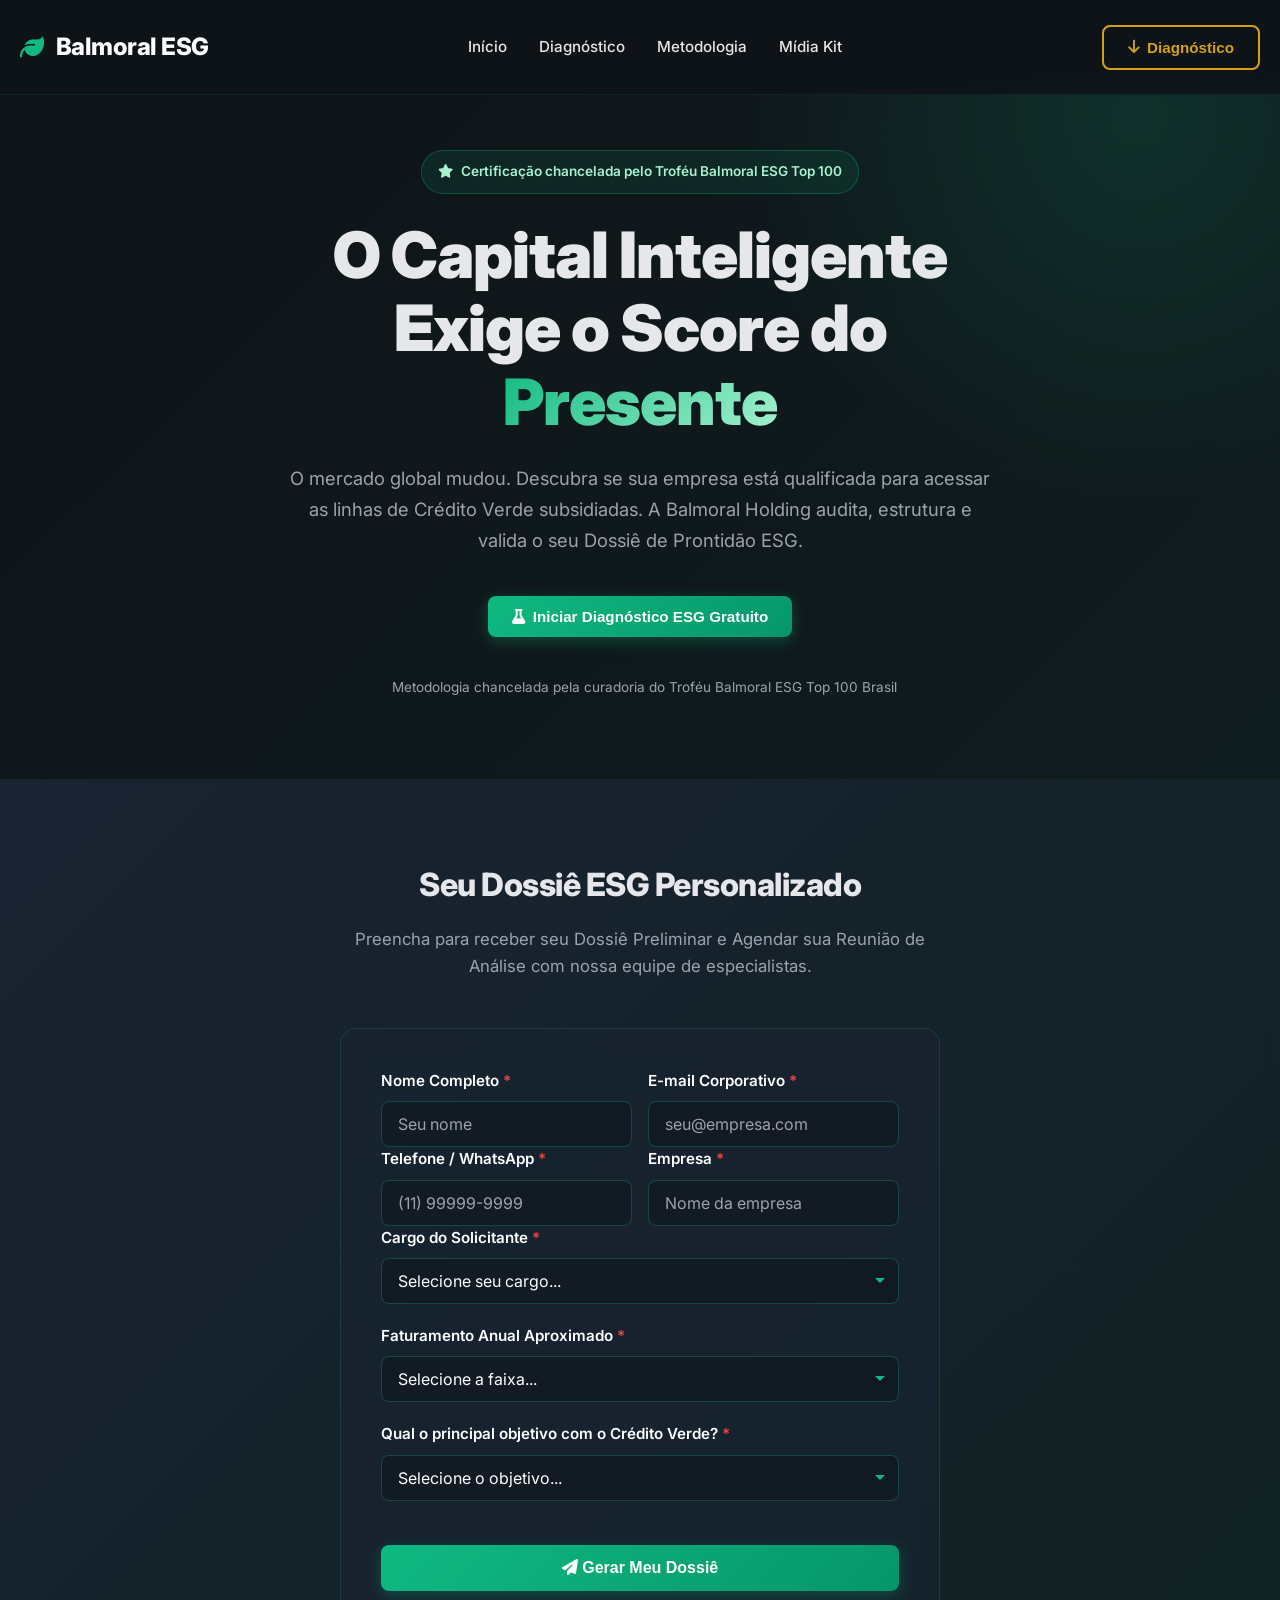
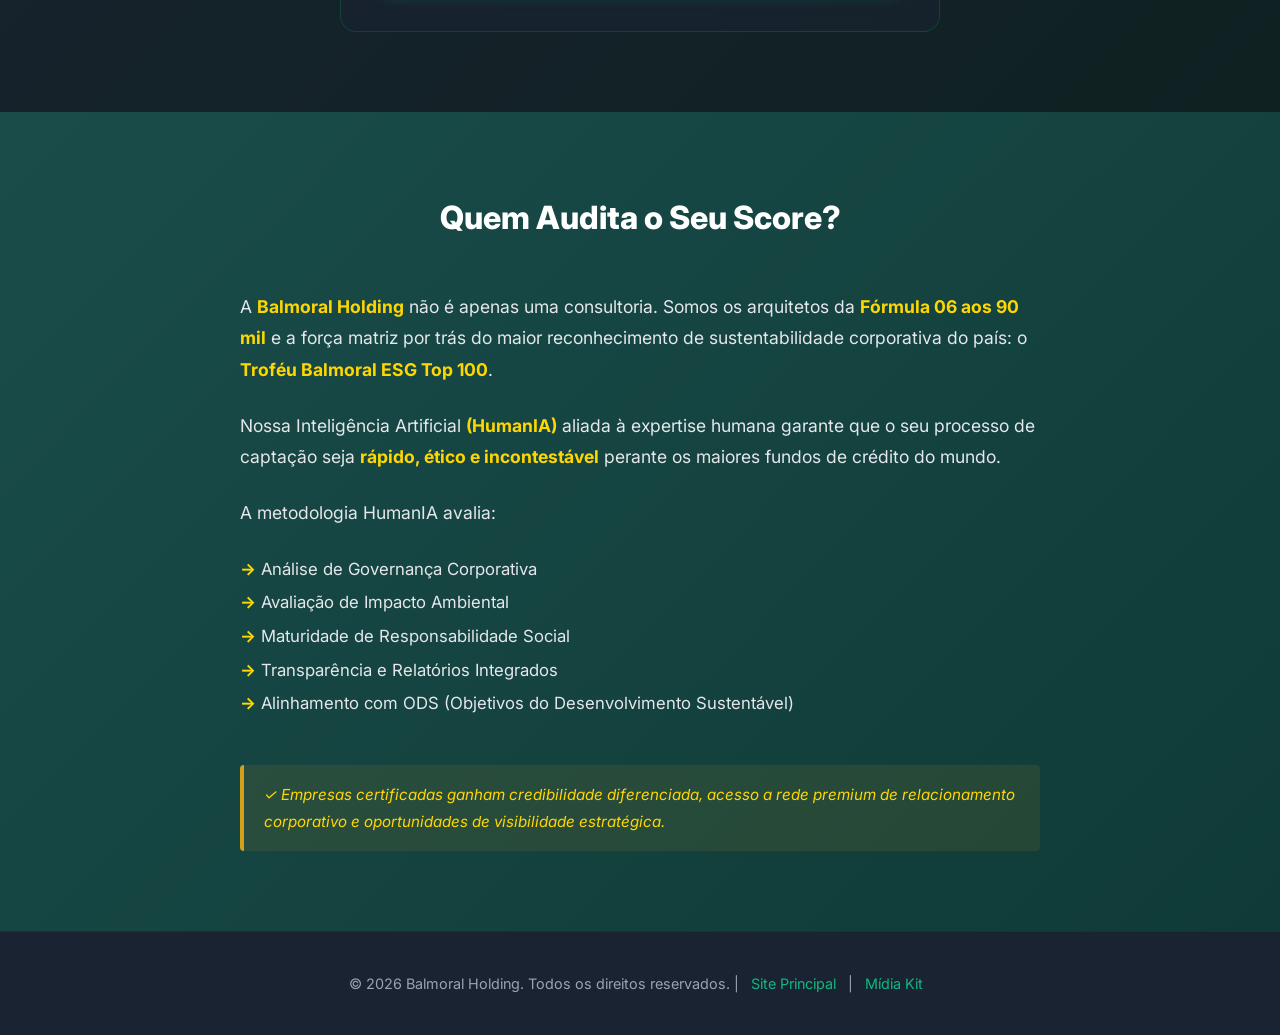
<file: index.html>
<!DOCTYPE html>
<html lang="pt-BR">
<head>
  <meta charset="UTF-8" />
  <meta name="viewport" content="width=device-width, initial-scale=1.0" />
  <title>Crédito Verde — Dossiê ESG Gratuito</title>
  <meta name="description" content="Descubra se sua empresa está qualificada para Crédito Verde subsidiado. Auditoria ESG gratuita da Balmoral Holding com metodologia HumanIA." />
  <link rel="preconnect" href="https://fonts.googleapis.com" />
  <link rel="preconnect" href="https://fonts.gstatic.com" crossorigin />
  <link href="https://fonts.googleapis.com/css2?family=Inter:wght@300;400;500;600;700;800;900&family=Playfair+Display:ital,wght@0,400;0,600;0,700;1,400;1,600&display=swap" rel="stylesheet" />
  <link rel="stylesheet" href="https://cdnjs.cloudflare.com/ajax/libs/font-awesome/6.5.0/css/all.min.css" />
  <style>
    :root {
      --green-primary: #10b981;
      --green-dark: #059669;
      --green-light: #a7f3d0;
      --gold: #d4a017;
      --gold-light: #ffd700;
      --dark-bg: #0f1419;
      --dark-secondary: #1a2332;
      --white: #ffffff;
      --text-light: #e5e7eb;
      --text-muted: #9ca3af;
    }

    * {
      margin: 0;
      padding: 0;
      box-sizing: border-box;
    }

    html {
      scroll-behavior: smooth;
    }

    body {
      font-family: 'Inter', -apple-system, BlinkMacSystemFont, 'Segoe UI', sans-serif;
      background: var(--dark-bg);
      color: var(--text-light);
      line-height: 1.6;
      overflow-x: hidden;
    }

    .container {
      max-width: 1280px;
      margin: 0 auto;
      padding: 0 20px;
    }

    /* ==================== HEADER ==================== */
    header {
      position: fixed;
      top: 0;
      left: 0;
      right: 0;
      z-index: 100;
      background: rgba(15, 20, 25, 0.95);
      backdrop-filter: blur(10px);
      border-bottom: 1px solid rgba(16, 185, 129, 0.1);
      padding: 12px 0;
    }

    .header-inner {
      display: flex;
      align-items: center;
      justify-content: space-between;
      height: 70px;
    }

    .logo {
      display: flex;
      align-items: center;
      gap: 12px;
      font-size: 1.5rem;
      font-weight: 800;
      color: var(--white);
      text-decoration: none;
      letter-spacing: -0.5px;
    }

    .logo i {
      color: var(--green-primary);
    }

    .header-links {
      display: flex;
      align-items: center;
      gap: 32px;
    }

    .header-links a {
      color: var(--text-light);
      text-decoration: none;
      font-weight: 500;
      font-size: 0.95rem;
      transition: color 0.3s ease;
    }

    .header-links a:hover {
      color: var(--green-primary);
    }

    .header-cta {
      display: flex;
      gap: 12px;
      align-items: center;
    }

    /* ==================== BUTTONS ==================== */
    .btn {
      display: inline-flex;
      align-items: center;
      justify-content: center;
      gap: 8px;
      padding: 12px 24px;
      border-radius: 8px;
      font-weight: 600;
      font-size: 0.95rem;
      border: none;
      cursor: pointer;
      transition: all 0.3s ease;
      text-decoration: none;
    }

    .btn-primary {
      background: linear-gradient(135deg, var(--green-primary) 0%, var(--green-dark) 100%);
      color: var(--white);
      box-shadow: 0 4px 15px rgba(16, 185, 129, 0.3);
    }

    .btn-primary:hover {
      transform: translateY(-2px);
      box-shadow: 0 6px 20px rgba(16, 185, 129, 0.4);
    }

    .btn-secondary {
      background: transparent;
      border: 2px solid var(--gold);
      color: var(--gold);
    }

    .btn-secondary:hover {
      background: rgba(212, 160, 23, 0.1);
    }

    /* ==================== HERO SECTION ==================== */
    .hero {
      margin-top: 70px;
      padding: 80px 0;
      position: relative;
      overflow: hidden;
      background: linear-gradient(135deg, rgba(15, 20, 25, 0.9) 0%, rgba(16, 185, 129, 0.05) 100%);
    }

    .hero::before {
      content: '';
      position: absolute;
      top: -50%;
      right: -20%;
      width: 800px;
      height: 800px;
      background: radial-gradient(circle, rgba(16, 185, 129, 0.15) 0%, transparent 70%);
      border-radius: 50%;
      pointer-events: none;
    }

    .hero-inner {
      position: relative;
      z-index: 1;
      max-width: 900px;
      margin: 0 auto;
      text-align: center;
    }

    .hero-badge {
      display: inline-flex;
      align-items: center;
      gap: 8px;
      padding: 10px 16px;
      background: rgba(16, 185, 129, 0.1);
      border: 1px solid rgba(16, 185, 129, 0.3);
      border-radius: 24px;
      margin-bottom: 24px;
      font-size: 0.85rem;
      font-weight: 600;
      color: var(--green-light);
      animation: fadeInUp 0.8s ease forwards;
      opacity: 0;
    }

    .hero-title {
      font-size: clamp(2.5rem, 8vw, 4rem);
      font-weight: 900;
      line-height: 1.15;
      margin-bottom: 24px;
      animation: fadeInUp 0.8s ease 0.1s forwards;
      opacity: 0;
      letter-spacing: -1px;
    }

    .hero-title .highlight {
      background: linear-gradient(135deg, var(--green-primary) 0%, var(--green-light) 100%);
      -webkit-background-clip: text;
      -webkit-text-fill-color: transparent;
      background-clip: text;
    }

    .hero-desc {
      font-size: 1.15rem;
      color: var(--text-muted);
      margin-bottom: 40px;
      line-height: 1.7;
      animation: fadeInUp 0.8s ease 0.2s forwards;
      opacity: 0;
      max-width: 700px;
      margin-left: auto;
      margin-right: auto;
    }

    .hero-buttons {
      display: flex;
      flex-direction: column;
      gap: 16px;
      align-items: center;
      margin-bottom: 40px;
      animation: fadeInUp 0.8s ease 0.3s forwards;
      opacity: 0;
    }

    .hero-seal {
      font-size: 0.85rem;
      color: var(--text-muted);
      margin-top: 24px;
      display: flex;
      align-items: center;
      justify-content: center;
      gap: 8px;
      animation: fadeInUp 0.8s ease 0.4s forwards;
      opacity: 0;
    }

    .hero-seal i {
      color: var(--gold);
    }

    @keyframes fadeInUp {
      from {
        opacity: 0;
        transform: translateY(20px);
      }
      to {
        opacity: 1;
        transform: translateY(0);
      }
    }

    /* ==================== FORMULÁRIO (SEÇÃO CAPTURA) ==================== */
    section#captura {
      padding: 80px 0;
      background: linear-gradient(135deg, var(--dark-secondary) 0%, rgba(16, 185, 129, 0.08) 100%);
    }

    .form-header {
      text-align: center;
      margin-bottom: 48px;
    }

    .form-header h2 {
      font-size: 2rem;
      font-weight: 800;
      margin-bottom: 16px;
      letter-spacing: -0.5px;
    }

    .form-header p {
      font-size: 1.05rem;
      color: var(--text-muted);
      max-width: 600px;
      margin: 0 auto;
    }

    .form-wrapper {
      max-width: 600px;
      margin: 0 auto;
      background: rgba(26, 35, 50, 0.6);
      border: 1px solid rgba(16, 185, 129, 0.2);
      border-radius: 16px;
      padding: 40px;
      backdrop-filter: blur(10px);
    }

    .form-group {
      margin-bottom: 20px;
    }

    .form-group label {
      display: block;
      font-weight: 600;
      margin-bottom: 8px;
      font-size: 0.95rem;
      color: var(--white);
    }

    .form-group label .required {
      color: #ef4444;
    }

    .form-group input,
    .form-group select {
      width: 100%;
      padding: 12px 16px;
      border: 1px solid rgba(16, 185, 129, 0.3);
      border-radius: 8px;
      background: rgba(15, 20, 25, 0.5);
      color: var(--white);
      font-family: inherit;
      font-size: 1rem;
      transition: all 0.3s ease;
    }

    .form-group input::placeholder {
      color: var(--text-muted);
    }

    .form-group input:focus,
    .form-group select:focus {
      outline: none;
      border-color: var(--green-primary);
      background: rgba(16, 185, 129, 0.08);
      box-shadow: 0 0 0 3px rgba(16, 185, 129, 0.1);
    }

    .form-group select {
      cursor: pointer;
      appearance: none;
      background-image: url("data:image/svg+xml,%3Csvg xmlns='http://www.w3.org/2000/svg' width='12' height='8' viewBox='0 0 12 8'%3E%3Cpath fill='%2310b981' d='M1 1l5 5 5-5'/%3E%3C/svg%3E");
      background-repeat: no-repeat;
      background-position: right 12px center;
      padding-right: 36px;
    }

    .form-row {
      display: grid;
      grid-template-columns: 1fr 1fr;
      gap: 16px;
    }

    .form-row .form-group {
      margin-bottom: 0;
    }

    @media (max-width: 640px) {
      .form-row {
        grid-template-columns: 1fr;
      }
    }

    .form-submit {
      width: 100%;
      margin-top: 24px;
      padding: 14px 24px;
      font-size: 1rem;
      font-weight: 700;
      background: linear-gradient(135deg, var(--green-primary) 0%, var(--green-dark) 100%);
      color: var(--white);
      border: none;
      border-radius: 8px;
      cursor: pointer;
      transition: all 0.3s ease;
      box-shadow: 0 4px 15px rgba(16, 185, 129, 0.3);
    }

    .form-submit:hover:not(:disabled) {
      transform: translateY(-2px);
      box-shadow: 0 6px 20px rgba(16, 185, 129, 0.4);
    }

    .form-submit:disabled {
      opacity: 0.7;
      cursor: not-allowed;
    }

    .form-success {
      display: none;
      text-align: center;
      padding: 40px 20px;
    }

    .form-success.show {
      display: block;
    }

    .form-success i {
      font-size: 3rem;
      color: var(--green-primary);
      margin-bottom: 16px;
    }

    .form-success h3 {
      font-size: 1.5rem;
      margin-bottom: 12px;
    }

    .form-success p {
      color: var(--text-muted);
      margin-bottom: 24px;
    }

    /* ==================== AUTORIDADE SECTION ==================== */
    section#autoridade {
      padding: 80px 0;
      background: linear-gradient(135deg, #1a4d4a 0%, #0f3a37 100%);
    }

    .autoridade-header {
      text-align: center;
      margin-bottom: 48px;
    }

    .autoridade-header h2 {
      font-size: 2rem;
      font-weight: 800;
      margin-bottom: 24px;
      color: var(--white);
    }

    .autoridade-content {
      max-width: 800px;
      margin: 0 auto;
    }

    .autoridade-content p {
      font-size: 1.1rem;
      line-height: 1.8;
      color: var(--text-light);
      margin-bottom: 24px;
    }

    .autoridade-content strong {
      color: var(--gold-light);
      font-weight: 700;
    }

    .badge-seal {
      display: inline-block;
      padding: 16px 20px;
      background: rgba(212, 160, 23, 0.1);
      border-left: 4px solid var(--gold);
      border-radius: 4px;
      margin-top: 24px;
    }

    .badge-seal p {
      margin: 0;
      font-size: 0.95rem;
      font-style: italic;
      color: var(--gold-light);
    }

    /* ==================== FOOTER ==================== */
    footer {
      padding: 40px 0;
      background: var(--dark-secondary);
      border-top: 1px solid rgba(16, 185, 129, 0.1);
      text-align: center;
      color: var(--text-muted);
      font-size: 0.9rem;
    }

    footer a {
      color: var(--green-primary);
      text-decoration: none;
      margin: 0 8px;
    }

    footer a:hover {
      text-decoration: underline;
    }

    /* ==================== RESPONSIVE ==================== */
    @media (max-width: 768px) {
      .header-links {
        gap: 16px;
      }

      .header-cta {
        flex-direction: column;
        gap: 8px;
      }

      .hero-buttons {
        flex-direction: column;
      }

      .btn {
        width: 100%;
      }

      .form-wrapper {
        padding: 24px;
      }

      .hero {
        padding: 60px 0;
      }

      section#captura,
      section#autoridade {
        padding: 60px 0;
      }

      .hero-title {
        font-size: 2rem;
      }

      .form-header h2,
      .autoridade-header h2 {
        font-size: 1.5rem;
      }
    }

    /* ==================== ACCESSIBILITY ==================== */
    a.hidden {
      display: none;
    }
  </style>
</head>
<body>

<!-- HEADER -->
<header>
  <div class="container">
    <div class="header-inner">
      <a href="#" class="logo">
        <i class="fa-solid fa-leaf"></i>
        <span>Balmoral ESG</span>
      </a>

      <nav class="header-links">
        <a href="#hero">Início</a>
        <a href="#captura">Diagnóstico</a>
        <a href="#autoridade">Metodologia</a>
        <a href="https://www.balmoral.com.br/media-kit/" target="_blank">Mídia Kit</a>
      </nav>

      <div class="header-cta">
        <button class="btn btn-secondary btn-sm" onclick="document.getElementById('captura').scrollIntoView({behavior:'smooth'})">
          <i class="fa-solid fa-arrow-down"></i> Diagnóstico
        </button>
      </div>
    </div>
  </div>
</header>

<!-- SEÇÃO 1: HERO -->
<section class="hero" id="hero">
  <div class="container">
    <div class="hero-inner">
      <div class="hero-badge">
        <i class="fa-solid fa-star"></i>
        Certificação chancelada pelo Troféu Balmoral ESG Top 100
      </div>

      <h1 class="hero-title">
        O Capital Inteligente<br>Exige o Score do<br><span class="highlight">Presente</span>
      </h1>

      <p class="hero-desc">
        O mercado global mudou. Descubra se sua empresa está qualificada para acessar as linhas de Crédito Verde subsidiadas. A Balmoral Holding audita, estrutura e valida o seu Dossiê de Prontidão ESG.
      </p>

      <div class="hero-buttons">
        <button class="btn btn-primary" onclick="document.getElementById('captura').scrollIntoView({behavior:'smooth'})">
          <i class="fa-solid fa-flask"></i>
          Iniciar Diagnóstico ESG Gratuito
        </button>
      </div>

      <div class="hero-seal">
        <i class="fa-solid fa-shield-check"></i>
        Metodologia chancelada pela curadoria do Troféu Balmoral ESG Top 100 Brasil
      </div>
    </div>
  </div>
</section>

<!-- SEÇÃO 2: CAPTURA -->
<section id="captura">
  <div class="container">
    <div class="form-header">
      <h2>Seu Dossiê ESG Personalizado</h2>
      <p>Preencha para receber seu Dossiê Preliminar e Agendar sua Reunião de Análise com nossa equipe de especialistas.</p>
    </div>

    <div class="form-wrapper">
      <form id="diagnosticoForm">
        <div class="form-row">
          <div class="form-group">
            <label>Nome Completo <span class="required">*</span></label>
            <input type="text" name="nome" placeholder="Seu nome" required />
          </div>
          <div class="form-group">
            <label>E-mail Corporativo <span class="required">*</span></label>
            <input type="email" name="email" placeholder="seu@empresa.com" required />
          </div>
        </div>

        <div class="form-row">
          <div class="form-group">
            <label>Telefone / WhatsApp <span class="required">*</span></label>
            <input type="tel" name="telefone" placeholder="(11) 99999-9999" required />
          </div>
          <div class="form-group">
            <label>Empresa <span class="required">*</span></label>
            <input type="text" name="empresa" placeholder="Nome da empresa" required />
          </div>
        </div>

        <div class="form-group">
          <label>Cargo do Solicitante <span class="required">*</span></label>
          <select name="cargo" required>
            <option value="">Selecione seu cargo...</option>
            <option value="C-Level">C-Level (CEO, CFO, etc)</option>
            <option value="Diretor">Diretor</option>
            <option value="Socio">Sócio/Proprietário</option>
            <option value="Gerente">Gerente</option>
            <option value="Outro">Outro</option>
          </select>
        </div>

        <div class="form-group">
          <label>Faturamento Anual Aproximado <span class="required">*</span></label>
          <select name="faturamento" required>
            <option value="">Selecione a faixa...</option>
            <option value="ate_5m">Até R$ 5 Milhões</option>
            <option value="5m_20m">R$ 5M a R$ 20M</option>
            <option value="acima_20m">Acima de R$ 20M</option>
          </select>
        </div>

        <div class="form-group">
          <label>Qual o principal objetivo com o Crédito Verde? <span class="required">*</span></label>
          <select name="objetivo" required>
            <option value="">Selecione o objetivo...</option>
            <option value="expansao">Expansão de Planta</option>
            <option value="inovacao">Inovação Tecnológica</option>
            <option value="adequacao">Adequação Regulatória</option>
            <option value="capital_giro">Capital de Giro Sustentável</option>
          </select>
        </div>

        <button type="submit" class="form-submit">
          <i class="fa-solid fa-paper-plane"></i> Gerar Meu Dossiê
        </button>
      </form>

      <div class="form-success" id="formSuccess">
        <i class="fa-solid fa-circle-check"></i>
        <h3>Dossiê em Processamento! 🎉</h3>
        <p>Seus dados foram recebidos com sucesso. Nossa equipe está analisando suas informações.</p>
        <p style="font-size: 0.95rem; color: var(--green-primary);">
          <strong>Em breve você receberá:</strong><br>
          ✓ Dossiê ESG Preliminar<br>
          ✓ Agendamento de Reunião de Análise
        </p>
      </div>
    </div>
  </div>
</section>

<!-- SEÇÃO 3: AUTORIDADE -->
<section id="autoridade">
  <div class="container">
    <div class="autoridade-header">
      <h2>Quem Audita o Seu Score?</h2>
    </div>

    <div class="autoridade-content">
      <p>
        A <strong>Balmoral Holding</strong> não é apenas uma consultoria. Somos os arquitetos da <strong>Fórmula 06 aos 90 mil</strong> e a força matriz por trás do maior reconhecimento de sustentabilidade corporativa do país: o <strong>Troféu Balmoral ESG Top 100</strong>.
      </p>

      <p>
        Nossa Inteligência Artificial <strong>(HumanIA)</strong> aliada à expertise humana garante que o seu processo de captação seja <strong>rápido, ético e incontestável</strong> perante os maiores fundos de crédito do mundo.
      </p>

      <p>
        A metodologia HumanIA avalia:
      </p>

      <ul style="list-style: none; margin: 20px 0; font-size: 1.05rem; line-height: 2;">
        <li><strong style="color: var(--gold-light);">→</strong> Análise de Governança Corporativa</li>
        <li><strong style="color: var(--gold-light);">→</strong> Avaliação de Impacto Ambiental</li>
        <li><strong style="color: var(--gold-light);">→</strong> Maturidade de Responsabilidade Social</li>
        <li><strong style="color: var(--gold-light);">→</strong> Transparência e Relatórios Integrados</li>
        <li><strong style="color: var(--gold-light);">→</strong> Alinhamento com ODS (Objetivos do Desenvolvimento Sustentável)</li>
      </ul>

      <div class="badge-seal">
        <p>✓ Empresas certificadas ganham credibilidade diferenciada, acesso a rede premium de relacionamento corporativo e oportunidades de visibilidade estratégica.</p>
      </div>
    </div>
  </div>
</section>

<!-- FOOTER -->
<footer>
  <div class="container">
    <p>
      © 2026 Balmoral Holding. Todos os direitos reservados. |
      <a href="https://www.balmoral.com.br" target="_blank">Site Principal</a> |
      <a href="https://www.balmoral.com.br/media-kit/" target="_blank">Mídia Kit</a>
    </p>
  </div>
</footer>

<script>
  /**
   * Integração com CRM via Webhook
   * Envia dados do formulário de diagnóstico para o backend
   */
  (function() {
    const form = document.getElementById('diagnosticoForm');
    const successDiv = document.getElementById('formSuccess');

    if (form) {
      form.addEventListener('submit', async function(e) {
        e.preventDefault();

        // Validação básica
        if (!form.checkValidity()) {
          form.reportValidity();
          return;
        }

        // Coleta dados do formulário
        const formData = new FormData(form);
        const payload = Object.fromEntries(formData);

        // Desabilita botão durante envio
        const submitBtn = form.querySelector('button[type="submit"]');
        submitBtn.disabled = true;
        submitBtn.textContent = '⏳ Processando...';

        try {
          // Envia para CRM via webhook
          const response = await fetch('https://balmoral-crm.vercel.app/api/webhooks/diagnostico', {
            method: 'POST',
            headers: {
              'Content-Type': 'application/json',
            },
            body: JSON.stringify({
              tipo: 'diagnostico_esg',
              timestamp: new Date().toISOString(),
              origem: 'pin-balmoral-humania',
              ...payload
            })
          });

          if (response.ok) {
            // Sucesso: esconde formulário e mostra mensagem
            form.style.display = 'none';
            successDiv.classList.add('show');
            successDiv.scrollIntoView({ behavior: 'smooth', block: 'center' });

            // Reset para possível reenvio
            setTimeout(() => {
              form.reset();
            }, 2000);
          } else {
            // Falha na API mas mostra sucesso (feedback UX)
            console.warn('Webhook retornou status:', response.status);
            form.style.display = 'none';
            successDiv.classList.add('show');
          }
        } catch (error) {
          // Erro de rede - mostra mensagem amigável
          console.error('Erro ao enviar:', error);
          alert('Houve um problema ao processar seus dados. Por favor, tente novamente.');
          submitBtn.disabled = false;
          submitBtn.textContent = '🚀 Gerar Meu Dossiê';
        }
      });
    }
  })();
</script>

</body>
</html>
</file>
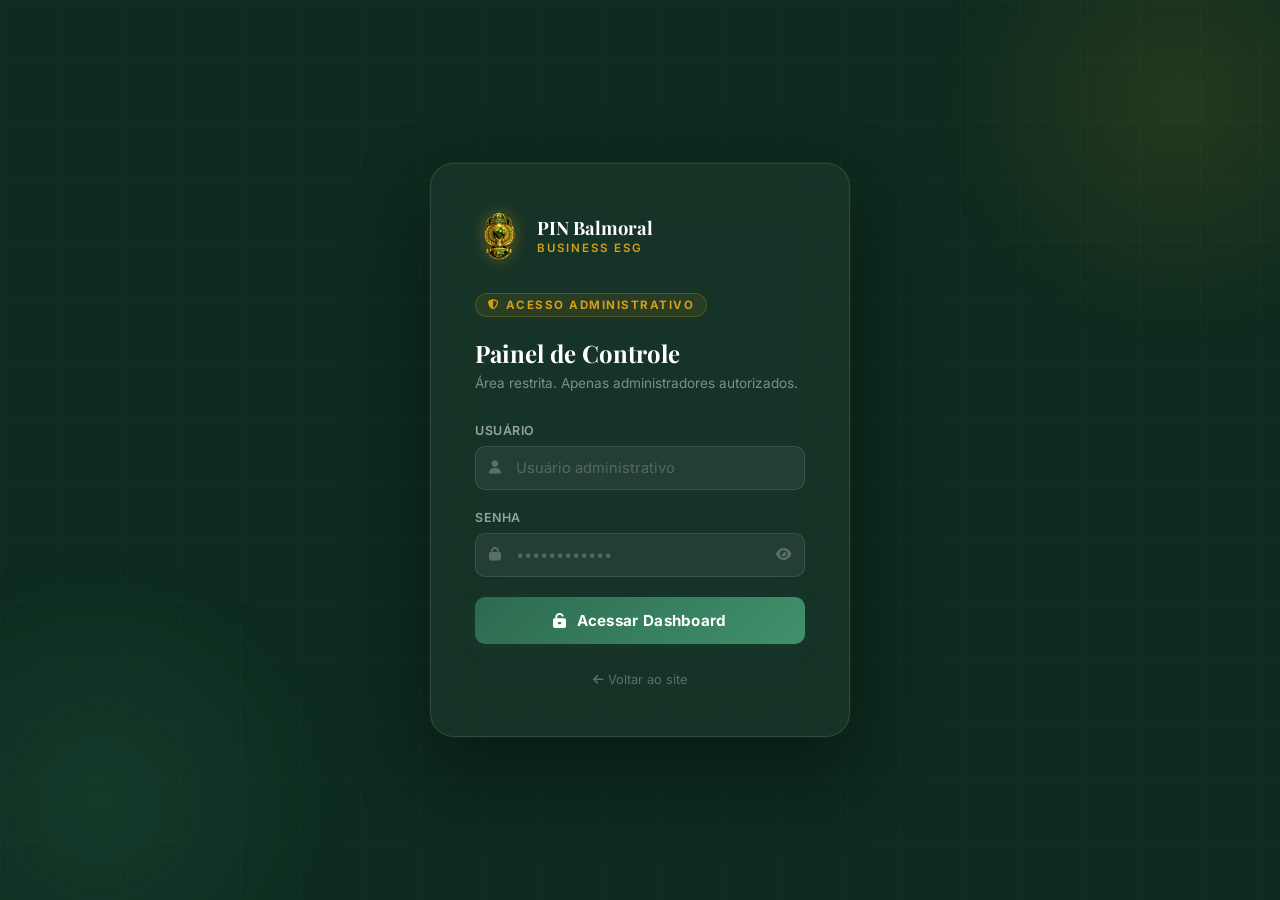
<file: admin-login.html>
<!DOCTYPE html>
<html lang="pt-BR">
<head>
  <meta charset="UTF-8" />
  <meta name="viewport" content="width=device-width, initial-scale=1.0" />
  <title>Acesso Administrativo — PIN Balmoral ESG</title>
  <link rel="preconnect" href="https://fonts.googleapis.com" />
  <link href="https://fonts.googleapis.com/css2?family=Inter:wght@300;400;500;600;700;800&family=Playfair+Display:wght@600;700&display=swap" rel="stylesheet" />
  <link rel="stylesheet" href="https://cdnjs.cloudflare.com/ajax/libs/font-awesome/6.5.0/css/all.min.css" />
  <style>
    *, *::before, *::after { box-sizing: border-box; margin: 0; padding: 0; }

    :root {
      --green-dark:  #0D2B1F;
      --green-deep:  #1B4332;
      --green-mid:   #2D6A4F;
      --green-med:   #40916C;
      --gold:        #D4A017;
      --gold-light:  #F0C040;
      --text-dark:   #1A2E22;
      --text-light:  #5A7A68;
      --gray-100:    #F1F5F2;
      --gray-200:    #E2EAE5;
      --danger:      #C0392B;
    }

    html, body {
      height: 100%;
      font-family: 'Inter', sans-serif;
      background: var(--green-dark);
      overflow: hidden;
    }

    /* Background decorative elements */
    .bg-grid {
      position: fixed;
      inset: 0;
      background-image:
        linear-gradient(rgba(255,255,255,0.02) 1px, transparent 1px),
        linear-gradient(90deg, rgba(255,255,255,0.02) 1px, transparent 1px);
      background-size: 60px 60px;
      pointer-events: none;
    }

    .bg-orb-1 {
      position: fixed;
      top: -150px;
      right: -150px;
      width: 500px;
      height: 500px;
      background: radial-gradient(circle, rgba(212,160,23,0.12), transparent 70%);
      border-radius: 50%;
      pointer-events: none;
    }

    .bg-orb-2 {
      position: fixed;
      bottom: -150px;
      left: -150px;
      width: 500px;
      height: 500px;
      background: radial-gradient(circle, rgba(64,145,108,0.15), transparent 70%);
      border-radius: 50%;
      pointer-events: none;
    }

    /* Main layout */
    .login-wrapper {
      position: relative;
      z-index: 10;
      min-height: 100vh;
      display: flex;
      align-items: center;
      justify-content: center;
      padding: 24px;
    }

    /* Card */
    .login-card {
      background: rgba(255, 255, 255, 0.04);
      border: 1px solid rgba(255, 255, 255, 0.10);
      border-radius: 24px;
      padding: 48px 44px;
      width: 100%;
      max-width: 420px;
      backdrop-filter: blur(24px);
      box-shadow: 0 32px 80px rgba(0, 0, 0, 0.4), 0 0 0 1px rgba(212,160,23,0.08);
      animation: fadeInUp 0.5s ease forwards;
    }

    @keyframes fadeInUp {
      from { opacity: 0; transform: translateY(24px); }
      to   { opacity: 1; transform: translateY(0); }
    }

    /* Logo */
    .login-logo {
      display: flex;
      align-items: center;
      gap: 14px;
      margin-bottom: 32px;
    }

    .login-logo img {
      width: 48px;
      height: 48px;
      object-fit: contain;
      filter: drop-shadow(0 0 8px rgba(212,160,23,0.4));
    }

    .login-logo-text {
      display: flex;
      flex-direction: column;
    }

    .login-logo-text .main {
      font-family: 'Playfair Display', serif;
      font-size: 1.15rem;
      font-weight: 700;
      color: #ffffff;
      line-height: 1.2;
    }

    .login-logo-text .sub {
      font-size: 0.72rem;
      font-weight: 600;
      letter-spacing: 2px;
      text-transform: uppercase;
      color: var(--gold);
      margin-top: 2px;
    }

    /* Header text */
    .login-title {
      font-family: 'Playfair Display', serif;
      font-size: 1.5rem;
      font-weight: 700;
      color: #ffffff;
      margin-bottom: 6px;
    }

    .login-subtitle {
      font-size: 0.85rem;
      color: rgba(255,255,255,0.45);
      margin-bottom: 32px;
    }

    /* Admin badge */
    .admin-badge {
      display: inline-flex;
      align-items: center;
      gap: 6px;
      background: rgba(212,160,23,0.10);
      border: 1px solid rgba(212,160,23,0.25);
      border-radius: 100px;
      padding: 4px 12px;
      font-size: 0.72rem;
      font-weight: 700;
      letter-spacing: 1.5px;
      text-transform: uppercase;
      color: var(--gold);
      margin-bottom: 20px;
    }

    .admin-badge i { font-size: 0.65rem; }

    /* Form */
    .form-group {
      margin-bottom: 20px;
    }

    .form-label {
      display: block;
      font-size: 0.78rem;
      font-weight: 600;
      letter-spacing: 0.5px;
      color: rgba(255,255,255,0.55);
      margin-bottom: 8px;
      text-transform: uppercase;
    }

    .input-wrap {
      position: relative;
    }

    .input-wrap i.input-icon {
      position: absolute;
      left: 14px;
      top: 50%;
      transform: translateY(-50%);
      color: rgba(255,255,255,0.25);
      font-size: 0.85rem;
      pointer-events: none;
    }

    .form-input {
      width: 100%;
      background: rgba(255,255,255,0.06);
      border: 1px solid rgba(255,255,255,0.10);
      border-radius: 10px;
      padding: 12px 14px 12px 40px;
      font-size: 0.92rem;
      color: #ffffff;
      font-family: 'Inter', sans-serif;
      transition: border-color 0.25s, background 0.25s;
      outline: none;
    }

    .form-input::placeholder { color: rgba(255,255,255,0.22); }

    .form-input:focus {
      border-color: rgba(212,160,23,0.5);
      background: rgba(255,255,255,0.09);
    }

    .form-input.input-error {
      border-color: rgba(192, 57, 43, 0.6);
      background: rgba(192, 57, 43, 0.06);
    }

    /* Toggle password visibility */
    .toggle-pass {
      position: absolute;
      right: 14px;
      top: 50%;
      transform: translateY(-50%);
      color: rgba(255,255,255,0.25);
      cursor: pointer;
      font-size: 0.85rem;
      transition: color 0.2s;
      background: none;
      border: none;
      padding: 0;
      line-height: 1;
    }

    .toggle-pass:hover { color: rgba(255,255,255,0.6); }

    /* Error message */
    .error-msg {
      display: none;
      align-items: center;
      gap: 8px;
      background: rgba(192,57,43,0.12);
      border: 1px solid rgba(192,57,43,0.25);
      border-radius: 8px;
      padding: 10px 14px;
      margin-bottom: 20px;
      font-size: 0.82rem;
      color: #e57373;
    }

    .error-msg.visible { display: flex; }

    /* Submit button */
    .btn-login {
      width: 100%;
      padding: 14px;
      background: linear-gradient(135deg, var(--green-mid), var(--green-med));
      border: none;
      border-radius: 10px;
      font-size: 0.95rem;
      font-weight: 700;
      color: #ffffff;
      cursor: pointer;
      letter-spacing: 0.3px;
      transition: opacity 0.2s, transform 0.15s, box-shadow 0.2s;
      box-shadow: 0 4px 16px rgba(27,67,50,0.4);
      display: flex;
      align-items: center;
      justify-content: center;
      gap: 10px;
      font-family: 'Inter', sans-serif;
    }

    .btn-login:hover:not(:disabled) {
      opacity: 0.92;
      transform: translateY(-1px);
      box-shadow: 0 8px 24px rgba(27,67,50,0.5);
    }

    .btn-login:active:not(:disabled) { transform: translateY(0); }

    .btn-login:disabled {
      opacity: 0.5;
      cursor: not-allowed;
    }

    /* Loading spinner */
    .spinner {
      display: none;
      width: 16px;
      height: 16px;
      border: 2px solid rgba(255,255,255,0.3);
      border-top-color: #ffffff;
      border-radius: 50%;
      animation: spin 0.6s linear infinite;
    }

    @keyframes spin { to { transform: rotate(360deg); } }

    /* Divider */
    .login-divider {
      text-align: center;
      margin: 24px 0 0;
    }

    .login-divider a {
      font-size: 0.8rem;
      color: rgba(255,255,255,0.30);
      text-decoration: none;
      transition: color 0.2s;
    }

    .login-divider a:hover { color: rgba(255,255,255,0.55); }

    /* Shake animation on error */
    @keyframes shake {
      0%,100% { transform: translateX(0); }
      20%,60%  { transform: translateX(-8px); }
      40%,80%  { transform: translateX(8px); }
    }

    .shake { animation: shake 0.4s ease; }

    /* Responsive */
    @media (max-width: 480px) {
      .login-card { padding: 36px 24px; }
    }
  </style>
</head>
<body>
  <div class="bg-grid"></div>
  <div class="bg-orb-1"></div>
  <div class="bg-orb-2"></div>

  <div class="login-wrapper">
    <div class="login-card" id="loginCard">

      <div class="login-logo">
        <img src="assets/logo-selo-verde-balmoralesg.png" alt="PIN Balmoral ESG" onerror="this.style.display='none'" />
        <div class="login-logo-text">
          <span class="main">PIN Balmoral</span>
          <span class="sub">Business ESG</span>
        </div>
      </div>

      <div class="admin-badge">
        <i class="fa-solid fa-shield-halved"></i>
        Acesso Administrativo
      </div>

      <h1 class="login-title">Painel de Controle</h1>
      <p class="login-subtitle">Área restrita. Apenas administradores autorizados.</p>

      <div class="error-msg" id="errorMsg">
        <i class="fa-solid fa-circle-exclamation"></i>
        <span id="errorText">Credenciais inválidas. Tente novamente.</span>
      </div>

      <form id="loginForm" autocomplete="off" novalidate>
        <div class="form-group">
          <label class="form-label" for="adminUser">Usuário</label>
          <div class="input-wrap">
            <i class="fa-solid fa-user input-icon"></i>
            <input
              type="text"
              id="adminUser"
              class="form-input"
              placeholder="Usuário administrativo"
              autocomplete="username"
              spellcheck="false"
            />
          </div>
        </div>

        <div class="form-group">
          <label class="form-label" for="adminPass">Senha</label>
          <div class="input-wrap">
            <i class="fa-solid fa-lock input-icon"></i>
            <input
              type="password"
              id="adminPass"
              class="form-input"
              placeholder="••••••••••••"
              autocomplete="current-password"
            />
            <button type="button" class="toggle-pass" id="togglePass" aria-label="Mostrar senha">
              <i class="fa-solid fa-eye" id="togglePassIcon"></i>
            </button>
          </div>
        </div>

        <button type="submit" class="btn-login" id="btnLogin">
          <div class="spinner" id="loginSpinner"></div>
          <i class="fa-solid fa-unlock-keyhole" id="loginIcon"></i>
          <span id="loginBtnText">Acessar Dashboard</span>
        </button>
      </form>

      <div class="login-divider">
        <a href="index.html"><i class="fa-solid fa-arrow-left" style="font-size:0.75rem; margin-right:4px;"></i>Voltar ao site</a>
      </div>

    </div>
  </div>

  <script>
    /* =====================================================
       PIN BALMORAL — Admin Login Logic
       Senha armazenada como SHA-256 (nunca em texto claro)
       ===================================================== */

    const ADMIN_USER = 'balmoralctocaio';
    // SHA-256 de "Fos15871@$"
    const ADMIN_PASS_HASH = '85f490eca37a54742f37bae1402ad860c75c8f16d26d1ba489d9e2d1df2d6ce1';

    // Se já está autenticado, redireciona direto
    if (sessionStorage.getItem('pinAdminAuth') === 'true') {
      window.location.replace('dashboard.html');
    }

    /* --- Utilitário: SHA-256 via Web Crypto API --- */
    async function sha256(message) {
      const msgBuffer = new TextEncoder().encode(message);
      const hashBuffer = await crypto.subtle.digest('SHA-256', msgBuffer);
      const hashArray = Array.from(new Uint8Array(hashBuffer));
      return hashArray.map(b => b.toString(16).padStart(2, '0')).join('');
    }

    /* --- Toggle de visibilidade da senha --- */
    document.getElementById('togglePass').addEventListener('click', function () {
      const passInput = document.getElementById('adminPass');
      const icon = document.getElementById('togglePassIcon');
      if (passInput.type === 'password') {
        passInput.type = 'text';
        icon.classList.replace('fa-eye', 'fa-eye-slash');
      } else {
        passInput.type = 'password';
        icon.classList.replace('fa-eye-slash', 'fa-eye');
      }
    });

    /* --- Limpa erro ao digitar --- */
    ['adminUser', 'adminPass'].forEach(id => {
      document.getElementById(id).addEventListener('input', () => {
        document.getElementById('errorMsg').classList.remove('visible');
        document.getElementById(id).classList.remove('input-error');
      });
    });

    /* --- Submit do formulário --- */
    document.getElementById('loginForm').addEventListener('submit', async function (e) {
      e.preventDefault();

      const user = document.getElementById('adminUser').value.trim();
      const pass = document.getElementById('adminPass').value;
      const btn  = document.getElementById('btnLogin');
      const spinner   = document.getElementById('loginSpinner');
      const loginIcon = document.getElementById('loginIcon');
      const btnText   = document.getElementById('loginBtnText');
      const errorMsg  = document.getElementById('errorMsg');
      const errorText = document.getElementById('errorText');
      const card      = document.getElementById('loginCard');

      // Estado: carregando
      btn.disabled = true;
      spinner.style.display = 'block';
      loginIcon.style.display = 'none';
      btnText.textContent = 'Verificando...';

      try {
        const passHash = await sha256(pass);
        const isValid  = user === ADMIN_USER && passHash === ADMIN_PASS_HASH;

        // Pequeno delay para evitar timing attacks
        await new Promise(r => setTimeout(r, 400));

        if (isValid) {
          // Armazena token de sessão e redireciona
          sessionStorage.setItem('pinAdminAuth', 'true');
          sessionStorage.setItem('pinAdminUser', user);
          btnText.textContent = 'Acesso liberado!';
          loginIcon.style.display = 'inline';
          loginIcon.className = 'fa-solid fa-check';
          setTimeout(() => {
            window.location.replace('dashboard.html');
          }, 500);
        } else {
          // Erro: credenciais inválidas
          errorText.textContent = 'Usuário ou senha incorretos.';
          errorMsg.classList.add('visible');
          document.getElementById('adminUser').classList.add('input-error');
          document.getElementById('adminPass').classList.add('input-error');
          document.getElementById('adminPass').value = '';

          card.classList.add('shake');
          card.addEventListener('animationend', () => card.classList.remove('shake'), { once: true });

          // Reset botão
          btn.disabled = false;
          spinner.style.display = 'none';
          loginIcon.style.display = 'inline';
          loginIcon.className = 'fa-solid fa-unlock-keyhole';
          btnText.textContent = 'Acessar Dashboard';
        }
      } catch {
        // Fallback: browser sem suporte a Web Crypto
        errorText.textContent = 'Erro interno. Use um navegador moderno.';
        errorMsg.classList.add('visible');
        btn.disabled = false;
        spinner.style.display = 'none';
        loginIcon.style.display = 'inline';
        btnText.textContent = 'Acessar Dashboard';
      }
    });
  </script>
</body>
</html>
</file>
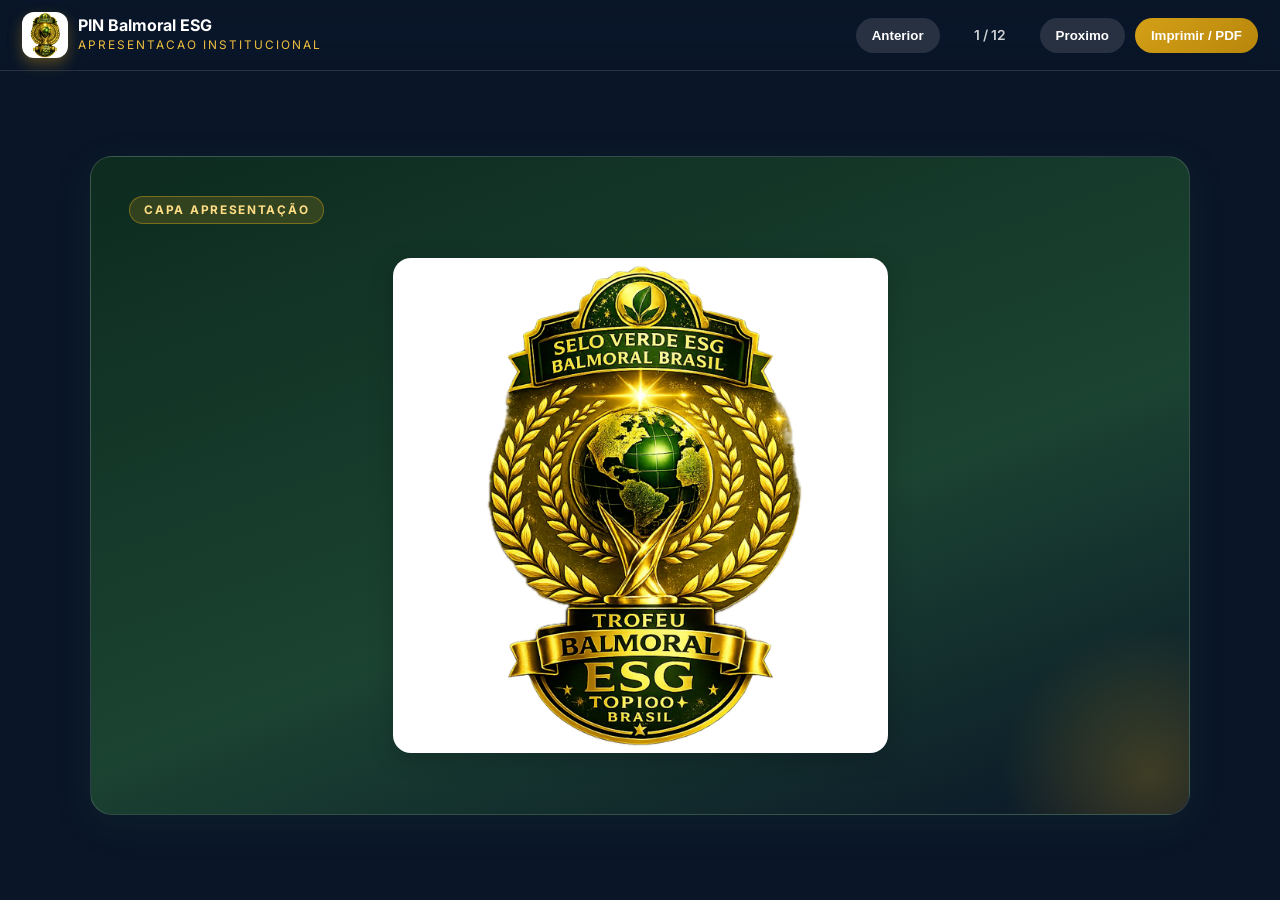
<file: apresentacao-institucional.html>
<!DOCTYPE html>
<html lang="pt-BR">
<head>
  <meta charset="UTF-8" />
  <meta name="viewport" content="width=device-width, initial-scale=1.0" />
  <title>Apresentacao Institucional - PIN Balmoral ESG</title>
  <link rel="preconnect" href="https://fonts.googleapis.com" />
  <link rel="preconnect" href="https://fonts.gstatic.com" crossorigin />
  <link href="https://fonts.googleapis.com/css2?family=Inter:wght@300;400;500;600;700;800;900&family=Playfair+Display:wght@600;700&display=swap" rel="stylesheet" />
  <style>
    :root {
      --green-900: #0d2b1f;
      --green-700: #1b4332;
      --green-500: #40916c;
      --gold-500: #d4a017;
      --gold-300: #f0c040;
      --text-dark: #1a2e22;
      --text-light: #5a7a68;
      --white: #ffffff;
      --off: #f8faf9;
      --shadow: 0 10px 35px rgba(27, 67, 50, 0.18);
      --radius: 22px;
    }

    * { box-sizing: border-box; }
    html, body { margin: 0; padding: 0; font-family: Inter, Arial, sans-serif; background: #0a1628; color: var(--white); }

    .deck {
      min-height: 100vh;
      display: flex;
      flex-direction: column;
    }

    .topbar {
      position: sticky;
      top: 0;
      z-index: 20;
      backdrop-filter: blur(12px);
      background: rgba(10, 22, 40, 0.85);
      border-bottom: 1px solid rgba(255,255,255,0.12);
      padding: 12px 22px;
      display: flex;
      align-items: center;
      justify-content: space-between;
      gap: 14px;
    }

    .brand {
      display: flex;
      align-items: center;
      gap: 10px;
      min-width: 260px;
    }

    .brand img {
      width: 46px;
      height: 46px;
      border-radius: 12px;
      box-shadow: 0 6px 14px rgba(212, 160, 23, 0.35);
      object-fit: cover;
      background: var(--white);
    }

    .brand .title {
      line-height: 1.1;
    }

    .brand .title strong { display: block; font-size: 1rem; }
    .brand .title span { font-size: 0.74rem; letter-spacing: 2px; color: var(--gold-300); text-transform: uppercase; }

    .controls {
      display: flex;
      align-items: center;
      gap: 10px;
      flex-wrap: wrap;
      justify-content: flex-end;
    }

    .btn {
      border: none;
      border-radius: 999px;
      padding: 10px 16px;
      font-weight: 600;
      cursor: pointer;
      transition: transform 0.2s ease;
    }

    .btn:hover { transform: translateY(-1px); }
    .btn-dark { background: rgba(255,255,255,0.12); color: var(--white); }
    .btn-gold { background: linear-gradient(135deg, var(--gold-500), #b8860b); color: var(--white); }

    .progress {
      color: rgba(255,255,255,0.8);
      font-size: 0.86rem;
      font-weight: 600;
      min-width: 80px;
      text-align: center;
    }

    .slides {
      flex: 1;
      display: grid;
      place-items: center;
      padding: 22px;
    }

    .slide {
      display: none;
      width: min(1100px, 96vw);
      min-height: 68vh;
      background: linear-gradient(160deg, #0d2b1f, #1b4332 58%, #0a1628);
      border: 1px solid rgba(255,255,255,0.15);
      border-radius: var(--radius);
      padding: clamp(22px, 3vw, 44px);
      box-shadow: var(--shadow);
      position: relative;
      overflow: hidden;
    }

    .slide.active { display: block; }

    .slide::after {
      content: "";
      position: absolute;
      inset: auto -120px -120px auto;
      width: 320px;
      height: 320px;
      border-radius: 50%;
      background: radial-gradient(circle, rgba(212,160,23,0.25), transparent 65%);
    }

    .slide h1, .slide h2 {
      margin: 0 0 14px;
      font-family: "Playfair Display", Georgia, serif;
      line-height: 1.1;
    }

    .slide h1 { font-size: clamp(2rem, 4vw, 3rem); }
    .slide h2 { font-size: clamp(1.7rem, 3.2vw, 2.4rem); }
    .slide p { color: rgba(255,255,255,0.88); font-size: clamp(0.98rem, 1.2vw, 1.08rem); line-height: 1.65; }

    .kicker {
      display: inline-block;
      background: rgba(212,160,23,0.18);
      border: 1px solid rgba(212,160,23,0.45);
      color: #ffde85;
      border-radius: 999px;
      padding: 6px 14px;
      font-size: 0.74rem;
      font-weight: 700;
      letter-spacing: 1.7px;
      text-transform: uppercase;
      margin-bottom: 12px;
    }

    .grid-2 {
      display: grid;
      grid-template-columns: 1.2fr 0.8fr;
      gap: 24px;
      align-items: center;
    }

    .card {
      background: rgba(255,255,255,0.1);
      border: 1px solid rgba(255,255,255,0.18);
      border-radius: 16px;
      padding: 16px;
    }

    .stats {
      display: grid;
      grid-template-columns: repeat(2, minmax(130px, 1fr));
      gap: 12px;
      margin-top: 14px;
    }

    .stat {
      background: rgba(255,255,255,0.1);
      border-radius: 14px;
      padding: 14px;
      text-align: center;
    }

    .stat strong {
      display: block;
      color: #ffde85;
      font-size: 1.55rem;
      margin-bottom: 4px;
      font-family: "Playfair Display", Georgia, serif;
    }

    .cols-3 {
      display: grid;
      grid-template-columns: repeat(3, 1fr);
      gap: 12px;
      margin-top: 16px;
    }

    .pill {
      background: rgba(255,255,255,0.12);
      border: 1px solid rgba(255,255,255,0.18);
      border-radius: 16px;
      padding: 14px;
      min-height: 180px;
    }

    .pill h3 { margin: 0 0 8px; font-size: 1.05rem; }
    .pill ul { margin: 0; padding-left: 16px; color: rgba(255,255,255,0.88); }
    .pill li { margin-bottom: 7px; }

    .timeline {
      display: grid;
      grid-template-columns: repeat(4, 1fr);
      gap: 10px;
      margin-top: 18px;
    }

    .step {
      background: rgba(255,255,255,0.1);
      border: 1px solid rgba(255,255,255,0.16);
      border-radius: 14px;
      padding: 14px;
    }

    .step .n {
      width: 30px;
      height: 30px;
      border-radius: 50%;
      display: grid;
      place-items: center;
      background: rgba(212,160,23,0.28);
      color: #ffde85;
      font-weight: 700;
      margin-bottom: 8px;
    }

    .pricing {
      display: grid;
      grid-template-columns: repeat(3, 1fr);
      gap: 12px;
      margin-top: 14px;
    }

    .price {
      background: rgba(255,255,255,0.1);
      border: 1px solid rgba(255,255,255,0.18);
      border-radius: 14px;
      padding: 14px;
      min-height: 180px;
    }

    .price h3 { margin: 0 0 4px; }
    .price .tag { color: #ffde85; font-weight: 700; font-size: 0.9rem; }

    .footer-note {
      margin-top: 12px;
      color: rgba(255,255,255,0.75);
      font-size: 0.88rem;
    }

    @media (max-width: 980px) {
      .grid-2 { grid-template-columns: 1fr; }
      .cols-3 { grid-template-columns: 1fr; }
      .timeline { grid-template-columns: 1fr 1fr; }
      .pricing { grid-template-columns: 1fr; }
    }

    @media print {
      .topbar { display: none; }
      .slides { padding: 0; }
      .slide { display: block !important; page-break-after: always; border-radius: 0; width: 100%; min-height: auto; box-shadow: none; }
      body { background: #fff; }
    }
  </style>
</head>
<body>
  <div class="deck">
    <header class="topbar">
      <div class="brand">
        <img src="assets/logo-selo-verde-balmoralesg.png" alt="Selo Verde ESG Balmoral" />
        <div class="title">
          <strong>PIN Balmoral ESG</strong>
          <span>Apresentacao Institucional</span>
        </div>
      </div>
      <div class="controls">
        <button class="btn btn-dark" id="prevBtn" type="button">Anterior</button>
        <div class="progress" id="progress">1 / 10</div>
        <button class="btn btn-dark" id="nextBtn" type="button">Proximo</button>
        <button class="btn btn-gold" id="printBtn" type="button">Imprimir / PDF</button>
      </div>
    </header>

      <main class="slides" id="slides">
        <section class="slide active">
          <span class="kicker">Capa Apresentação</span>
          <div style="display:flex;justify-content:center;align-items:center;height:60vh;">
            <img src="assets/logo-selo-verde-balmoralesg.png" alt="Capa Apresentação" style="max-width:80vw;max-height:55vh;box-shadow:0 6px 24px rgba(0,0,0,0.18);border-radius:18px;background:#fff;" />
          </div>
        </section>
        <section class="slide">
          <span class="kicker">Sobre o Projeto</span>
          <div style="display:flex;justify-content:center;align-items:center;height:60vh;">
            <img src="assets/imagem2.png" alt="Sobre o Projeto" style="max-width:80vw;max-height:55vh;box-shadow:0 6px 24px rgba(0,0,0,0.18);border-radius:18px;background:#fff;" />
          </div>
        </section>
        <section class="slide">
          <span class="kicker">Por que a Hotelaria</span>
          <div style="display:flex;justify-content:center;align-items:center;height:60vh;">
            <img src="assets/imagem3.png" alt="Por que a Hotelaria" style="max-width:80vw;max-height:55vh;box-shadow:0 6px 24px rgba(0,0,0,0.18);border-radius:18px;background:#fff;" />
          </div>
        </section>
        <section class="slide">
          <span class="kicker">Componentes do Projeto</span>
          <div style="display:flex;justify-content:center;align-items:center;height:60vh;">
            <img src="assets/imagem4.png" alt="Componentes do Projeto" style="max-width:80vw;max-height:55vh;box-shadow:0 6px 24px rgba(0,0,0,0.18);border-radius:18px;background:#fff;" />
          </div>
        </section>
        <section class="slide">
          <span class="kicker">Benefícios para os Hotéis</span>
          <div style="display:flex;justify-content:center;align-items:center;height:60vh;">
            <img src="assets/imagem5.png" alt="Benefícios para os Hotéis" style="max-width:80vw;max-height:55vh;box-shadow:0 6px 24px rgba(0,0,0,0.18);border-radius:18px;background:#fff;" />
          </div>
        </section>
        <section class="slide">
          <span class="kicker">Pacotes de Participação</span>
          <div style="display:flex;justify-content:center;align-items:center;height:60vh;">
            <img src="assets/imagem6.png" alt="Pacotes de Participação" style="max-width:80vw;max-height:55vh;box-shadow:0 6px 24px rgba(0,0,0,0.18);border-radius:18px;background:#fff;" />
          </div>
        </section>
        <section class="slide">
          <span class="kicker">Trilha de Cursos ESG Balmoral</span>
          <div style="display:flex;justify-content:center;align-items:center;height:60vh;">
            <img src="assets/imagem7.png" alt="Trilha de Cursos ESG Balmoral" style="max-width:80vw;max-height:55vh;box-shadow:0 6px 24px rgba(0,0,0,0.18);border-radius:18px;background:#fff;" />
          </div>
        </section>
        <section class="slide">
          <span class="kicker">Novo Quadro No Programa</span>
          <div style="display:flex;justify-content:center;align-items:center;height:60vh;">
            <img src="assets/imagem8.png" alt="Novo Quadro No Programa" style="max-width:80vw;max-height:55vh;box-shadow:0 6px 24px rgba(0,0,0,0.18);border-radius:18px;background:#fff;" />
          </div>
        </section>
        <section class="slide">
          <span class="kicker">Nosso Contato</span>
          <div style="display:flex;justify-content:center;align-items:center;height:60vh;">
            <img src="assets/imagem9.png" alt="Nosso Contato" style="max-width:80vw;max-height:55vh;box-shadow:0 6px 24px rgba(0,0,0,0.18);border-radius:18px;background:#fff;" />
          </div>
        </section>
        <section class="slide">
          <span class="kicker">Agradecimentos e Impacto</span>
          <div style="display:flex;justify-content:center;align-items:center;height:60vh;">
            <img src="assets/imagem10.png" alt="Agradecimentos e Impacto" style="max-width:80vw;max-height:55vh;box-shadow:0 6px 24px rgba(0,0,0,0.18);border-radius:18px;background:#fff;" />
          </div>
        </section>
        <section class="slide">
          <span class="kicker">Slide 11</span>
          <div style="display:flex;justify-content:center;align-items:center;height:60vh;">
            <img src="assets/logo-selo-verde-balmoralesg.png" alt="Imagem 11" style="max-width:80vw;max-height:55vh;box-shadow:0 6px 24px rgba(0,0,0,0.18);border-radius:18px;background:#fff;" />
          </div>
        </section>
        <section class="slide">
          <span class="kicker">Slide 12</span>
          <div style="display:flex;justify-content:center;align-items:center;height:60vh;">
            <img src="assets/logo-selo-verde-balmoralesg.png" alt="Imagem 12" style="max-width:80vw;max-height:55vh;box-shadow:0 6px 24px rgba(0,0,0,0.18);border-radius:18px;background:#fff;" />
          </div>
        </section>
    </main>
  </div>

  <script>
    (function () {
      const slides = Array.from(document.querySelectorAll('.slide'));
      const progress = document.getElementById('progress');
      const prevBtn = document.getElementById('prevBtn');
      const nextBtn = document.getElementById('nextBtn');
      const printBtn = document.getElementById('printBtn');
      let idx = 0;

      function render() {
        slides.forEach((s, i) => s.classList.toggle('active', i === idx));
        progress.textContent = `${idx + 1} / ${slides.length}`;
      }

      function next() { idx = Math.min(idx + 1, slides.length - 1); render(); }
      function prev() { idx = Math.max(idx - 1, 0); render(); }

      nextBtn.addEventListener('click', next);
      prevBtn.addEventListener('click', prev);
      printBtn.addEventListener('click', () => window.print());

      document.addEventListener('keydown', (e) => {
        if (e.key === 'ArrowRight' || e.key === 'PageDown') next();
        if (e.key === 'ArrowLeft' || e.key === 'PageUp') prev();
        if (e.key.toLowerCase() === 'p') window.print();
      });

      render();
    })();
  </script>
</body>
</html>
</file>
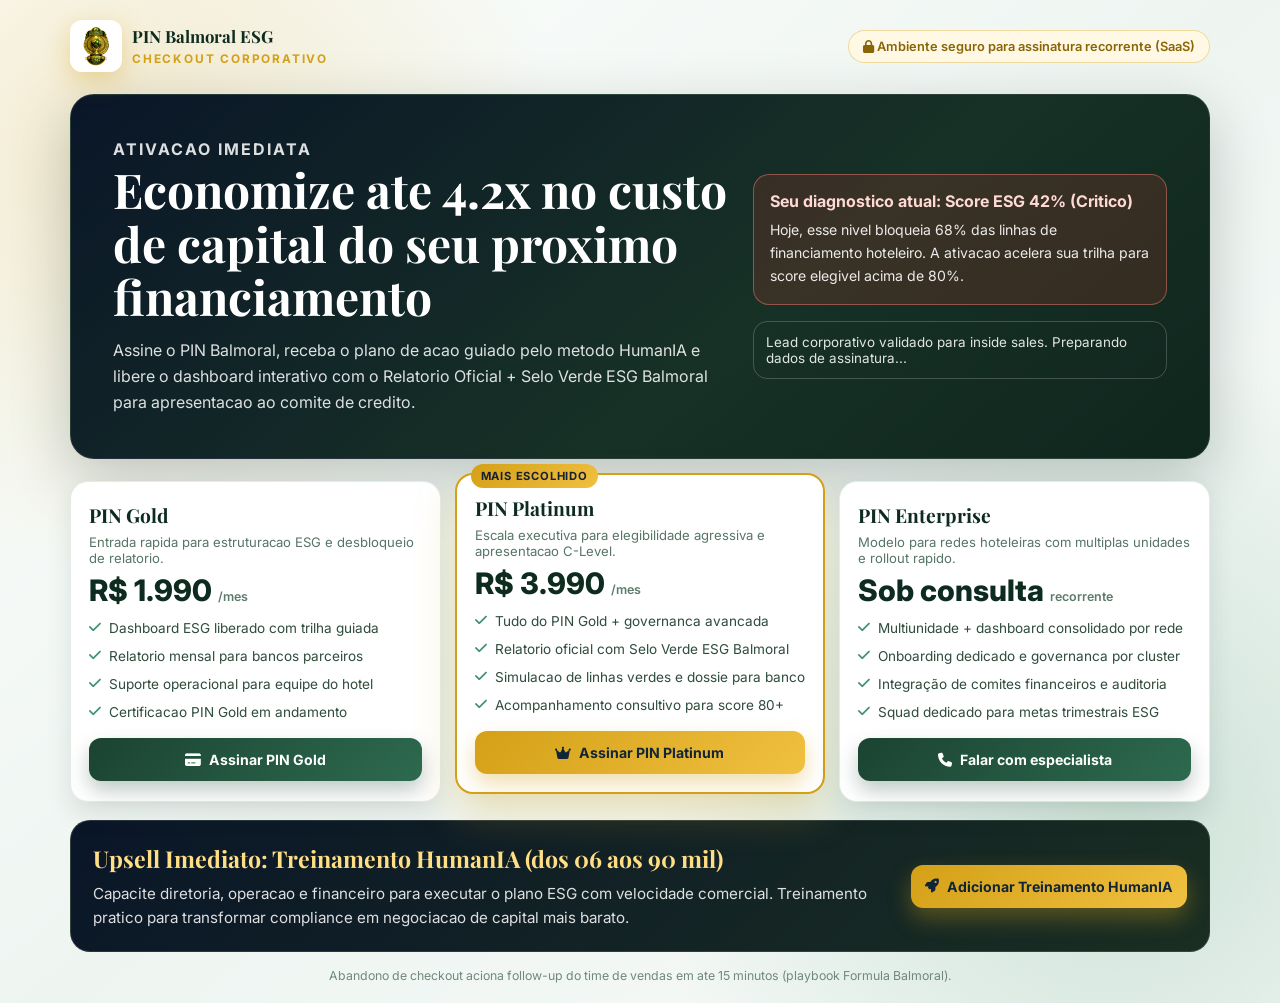
<file: checkout.html>
<!DOCTYPE html>
<html lang="pt-BR">
<head>
  <meta charset="UTF-8" />
  <meta name="viewport" content="width=device-width, initial-scale=1.0" />
  <title>Checkout Corporativo - PIN Balmoral ESG</title>
  <link rel="preconnect" href="https://fonts.googleapis.com" />
  <link rel="preconnect" href="https://fonts.gstatic.com" crossorigin />
  <link href="https://fonts.googleapis.com/css2?family=Inter:wght@300;400;500;600;700;800;900&family=Playfair+Display:wght@600;700&display=swap" rel="stylesheet" />
  <link rel="stylesheet" href="https://cdnjs.cloudflare.com/ajax/libs/font-awesome/6.5.0/css/all.min.css" />
  <style>
    :root {
      --green-900: #0d2b1f;
      --green-700: #1b4332;
      --green-500: #40916c;
      --gold-500: #d4a017;
      --gold-300: #f0c040;
      --red-500: #c0392b;
      --navy-900: #0a1628;
      --white: #ffffff;
      --off: #f4f8f6;
      --text: #1a2e22;
      --muted: #567565;
      --shadow: 0 20px 60px rgba(11, 28, 22, 0.22);
    }

    * { box-sizing: border-box; }
    body {
      margin: 0;
      font-family: Inter, Arial, sans-serif;
      color: var(--text);
      background:
        radial-gradient(circle at 10% 15%, rgba(212, 160, 23, 0.2), transparent 30%),
        radial-gradient(circle at 88% 82%, rgba(64, 145, 108, 0.22), transparent 34%),
        linear-gradient(140deg, #fdfefd, #eef5f1 50%, #f7faf8);
    }

    .wrap {
      max-width: 1180px;
      margin: 0 auto;
      padding: 20px;
    }

    .top {
      display: flex;
      justify-content: space-between;
      align-items: center;
      flex-wrap: wrap;
      gap: 12px;
      margin-bottom: 22px;
    }

    .brand {
      display: flex;
      align-items: center;
      gap: 10px;
      color: var(--green-900);
      text-decoration: none;
    }

    .brand img {
      width: 52px;
      height: 52px;
      border-radius: 12px;
      background: var(--white);
      box-shadow: 0 8px 24px rgba(212, 160, 23, 0.35);
      padding: 6px;
    }

    .brand strong {
      font-family: "Playfair Display", Georgia, serif;
      display: block;
      font-size: 1.05rem;
    }

    .brand span {
      font-size: 0.74rem;
      letter-spacing: 1.8px;
      text-transform: uppercase;
      color: var(--gold-500);
      font-weight: 700;
    }

    .safe {
      padding: 8px 14px;
      border-radius: 999px;
      background: #fff8e5;
      border: 1px solid rgba(212, 160, 23, 0.35);
      font-size: 0.8rem;
      font-weight: 600;
      color: #8a6505;
    }

    .hero {
      border-radius: 24px;
      background: linear-gradient(140deg, #0a1628, #173126 60%, #0f261d);
      padding: clamp(22px, 5vw, 42px);
      color: var(--white);
      box-shadow: var(--shadow);
      border: 1px solid rgba(255, 255, 255, 0.1);
    }

    .hero-grid {
      display: grid;
      grid-template-columns: 1.2fr 0.8fr;
      gap: 18px;
      align-items: center;
    }

    .eyebrow {
      margin: 0 0 10px;
      color: #ffde85;
      letter-spacing: 2px;
      text-transform: uppercase;
      font-size: 0.74rem;
      font-weight: 700;
    }

    h1 {
      margin: 0 0 14px;
      font-family: "Playfair Display", Georgia, serif;
      font-size: clamp(1.9rem, 4vw, 3rem);
      line-height: 1.12;
    }

    .hero p {
      margin: 0;
      color: rgba(255, 255, 255, 0.86);
      line-height: 1.62;
      font-size: 1rem;
    }

    .impact {
      border-radius: 16px;
      background: rgba(192, 57, 43, 0.2);
      border: 1px solid rgba(255, 131, 118, 0.45);
      padding: 16px;
    }

    .impact h3 {
      margin: 0 0 8px;
      font-size: 1rem;
      color: #ffd9d4;
    }

    .impact p {
      margin: 0;
      font-size: 0.88rem;
      color: rgba(255, 255, 255, 0.9);
    }

    .lead-box {
      margin-top: 16px;
      border: 1px solid rgba(255, 255, 255, 0.2);
      border-radius: 14px;
      padding: 12px;
      font-size: 0.84rem;
      color: rgba(255, 255, 255, 0.88);
    }

    .plans {
      margin-top: 22px;
      display: grid;
      grid-template-columns: repeat(3, minmax(0, 1fr));
      gap: 14px;
    }

    .plan {
      background: var(--white);
      border-radius: 18px;
      border: 1px solid #e3ece6;
      padding: 18px;
      box-shadow: 0 12px 26px rgba(17, 35, 27, 0.1);
      position: relative;
    }

    .plan.recommended {
      border: 2px solid var(--gold-500);
      transform: translateY(-8px);
      box-shadow: 0 20px 42px rgba(212, 160, 23, 0.25);
    }

    .tag {
      position: absolute;
      top: -11px;
      left: 14px;
      background: linear-gradient(135deg, #d4a017, #f0c040);
      color: #162035;
      font-size: 0.7rem;
      font-weight: 700;
      border-radius: 999px;
      padding: 5px 10px;
      letter-spacing: 0.8px;
      text-transform: uppercase;
    }

    .plan h3 {
      margin: 2px 0 6px;
      font-size: 1.2rem;
      color: var(--green-900);
      font-family: "Playfair Display", Georgia, serif;
    }

    .plan .sub {
      margin: 0 0 10px;
      font-size: 0.82rem;
      color: var(--muted);
      min-height: 32px;
    }

    .price {
      margin: 0 0 14px;
      color: var(--green-900);
      font-size: 1.85rem;
      font-weight: 800;
      line-height: 1;
    }

    .price small {
      font-size: 0.78rem;
      color: #5d7b6a;
      font-weight: 600;
    }

    .features {
      margin: 0 0 16px;
      padding: 0;
      list-style: none;
      display: grid;
      gap: 8px;
    }

    .features li {
      font-size: 0.85rem;
      color: #2f4c3c;
      display: flex;
      align-items: flex-start;
      gap: 8px;
      line-height: 1.45;
    }

    .features i { color: var(--green-500); margin-top: 2px; }

    .btn {
      width: 100%;
      border: none;
      border-radius: 12px;
      padding: 13px 14px;
      font-size: 0.88rem;
      font-weight: 700;
      cursor: pointer;
      text-decoration: none;
      display: inline-flex;
      align-items: center;
      justify-content: center;
      gap: 8px;
      transition: transform 0.18s ease, box-shadow 0.2s ease;
    }

    .btn:hover { transform: translateY(-2px); }

    .btn-main {
      color: #102538;
      background: linear-gradient(135deg, #d4a017, #f0c040);
      box-shadow: 0 10px 22px rgba(212, 160, 23, 0.35);
    }

    .btn-alt {
      color: var(--white);
      background: linear-gradient(135deg, #1b4332, #2d6a4f);
      box-shadow: 0 10px 20px rgba(27, 67, 50, 0.28);
    }

    .upsell {
      margin-top: 18px;
      border-radius: 20px;
      padding: 22px;
      background: linear-gradient(135deg, #0a1628, #1a2e22);
      color: var(--white);
      border: 1px solid rgba(255, 255, 255, 0.12);
      display: grid;
      grid-template-columns: 1fr auto;
      gap: 16px;
      align-items: center;
    }

    .upsell h3 {
      margin: 0 0 8px;
      font-family: "Playfair Display", Georgia, serif;
      font-size: 1.45rem;
      color: #ffde85;
    }

    .upsell p {
      margin: 0;
      color: rgba(255, 255, 255, 0.86);
      font-size: 0.95rem;
      line-height: 1.55;
    }

    .upsell .btn {
      width: auto;
      min-width: 260px;
    }

    .foot {
      margin-top: 16px;
      font-size: 0.77rem;
      color: #6f897b;
      text-align: center;
    }

    @media (max-width: 980px) {
      .hero-grid { grid-template-columns: 1fr; }
      .plans { grid-template-columns: 1fr; }
      .plan.recommended { transform: none; }
      .upsell { grid-template-columns: 1fr; }
      .upsell .btn { width: 100%; min-width: 0; }
    }
  </style>
</head>
<body>
  <div class="wrap">
    <div class="top">
      <a class="brand" href="index.html">
        <img src="assets/logo-selo-verde-balmoralesg.png" alt="Selo Verde ESG Balmoral" />
        <div>
          <strong>PIN Balmoral ESG</strong>
          <span>Checkout Corporativo</span>
        </div>
      </a>
      <div class="safe"><i class="fa-solid fa-lock"></i> Ambiente seguro para assinatura recorrente (SaaS)</div>
    </div>

    <section class="hero">
      <div class="hero-grid">
        <div>
          <p class="eyebrow">Ativacao Imediata</p>
          <h1>Economize ate 4.2x no custo de capital do seu proximo financiamento</h1>
          <p>Assine o PIN Balmoral, receba o plano de acao guiado pelo metodo HumanIA e libere o dashboard interativo com o Relatorio Oficial + Selo Verde ESG Balmoral para apresentacao ao comite de credito.</p>
        </div>
        <div>
          <div class="impact">
            <h3>Seu diagnostico atual: Score ESG 42% (Critico)</h3>
            <p>Hoje, esse nivel bloqueia 68% das linhas de financiamento hoteleiro. A ativacao acelera sua trilha para score elegivel acima de 80%.</p>
          </div>
          <div class="lead-box" id="leadSummary">Lead corporativo validado para inside sales. Preparando dados de assinatura...</div>
        </div>
      </div>
    </section>

    <section class="plans" aria-label="Planos de assinatura">
      <article class="plan">
        <h3>PIN Gold</h3>
        <p class="sub">Entrada rapida para estruturacao ESG e desbloqueio de relatorio.</p>
        <p class="price">R$ 1.990 <small>/mes</small></p>
        <ul class="features">
          <li><i class="fa-solid fa-check"></i> Dashboard ESG liberado com trilha guiada</li>
          <li><i class="fa-solid fa-check"></i> Relatorio mensal para bancos parceiros</li>
          <li><i class="fa-solid fa-check"></i> Suporte operacional para equipe do hotel</li>
          <li><i class="fa-solid fa-check"></i> Certificacao PIN Gold em andamento</li>
        </ul>
        <a class="btn btn-alt" href="#" onclick="simulateCheckout('PIN Gold')"><i class="fa-solid fa-credit-card"></i> Assinar PIN Gold</a>
      </article>

      <article class="plan recommended">
        <span class="tag">Mais escolhido</span>
        <h3>PIN Platinum</h3>
        <p class="sub">Escala executiva para elegibilidade agressiva e apresentacao C-Level.</p>
        <p class="price">R$ 3.990 <small>/mes</small></p>
        <ul class="features">
          <li><i class="fa-solid fa-check"></i> Tudo do PIN Gold + governanca avancada</li>
          <li><i class="fa-solid fa-check"></i> Relatorio oficial com Selo Verde ESG Balmoral</li>
          <li><i class="fa-solid fa-check"></i> Simulacao de linhas verdes e dossie para banco</li>
          <li><i class="fa-solid fa-check"></i> Acompanhamento consultivo para score 80+</li>
        </ul>
        <a class="btn btn-main" href="#" onclick="simulateCheckout('PIN Platinum')"><i class="fa-solid fa-crown"></i> Assinar PIN Platinum</a>
      </article>

      <article class="plan">
        <h3>PIN Enterprise</h3>
        <p class="sub">Modelo para redes hoteleiras com multiplas unidades e rollout rapido.</p>
        <p class="price">Sob consulta <small>recorrente</small></p>
        <ul class="features">
          <li><i class="fa-solid fa-check"></i> Multiunidade + dashboard consolidado por rede</li>
          <li><i class="fa-solid fa-check"></i> Onboarding dedicado e governanca por cluster</li>
          <li><i class="fa-solid fa-check"></i> Integração de comites financeiros e auditoria</li>
          <li><i class="fa-solid fa-check"></i> Squad dedicado para metas trimestrais ESG</li>
        </ul>
        <a class="btn btn-alt" href="#" onclick="simulateCheckout('PIN Enterprise')"><i class="fa-solid fa-phone"></i> Falar com especialista</a>
      </article>
    </section>

    <section class="upsell">
      <div>
        <h3>Upsell Imediato: Treinamento HumanIA (dos 06 aos 90 mil)</h3>
        <p>Capacite diretoria, operacao e financeiro para executar o plano ESG com velocidade comercial. Treinamento pratico para transformar compliance em negociacao de capital mais barato.</p>
      </div>
      <a class="btn btn-main" href="#" onclick="simulateCheckout('Treinamento HumanIA')"><i class="fa-solid fa-rocket"></i> Adicionar Treinamento HumanIA</a>
    </section>

    <div class="foot">Abandono de checkout aciona follow-up do time de vendas em ate 15 minutos (playbook Formula Balmoral).</div>
  </div>

  <script>
    function simulateCheckout(product) {
      alert('Integrar gateway de pagamento para: ' + product + '.');
    }

    (function hydrateLeadSummary() {
      const summary = document.getElementById('leadSummary');
      if (!summary) return;
      try {
        const raw = localStorage.getItem('pinLeadData');
        if (!raw) return;
        const lead = JSON.parse(raw);
        const name = lead.nome || 'Lead corporativo';
        const hotel = lead.hotel || 'Hotel informado';
        const email = lead.email || 'E-mail corporativo';
        summary.textContent = name + ' | ' + hotel + ' | ' + email + ' | lead sincronizado com inside sales.';
      } catch (err) {
        // Fallback padrao sem quebra de pagina.
      }
    })();
  </script>
</body>
</html>
</file>
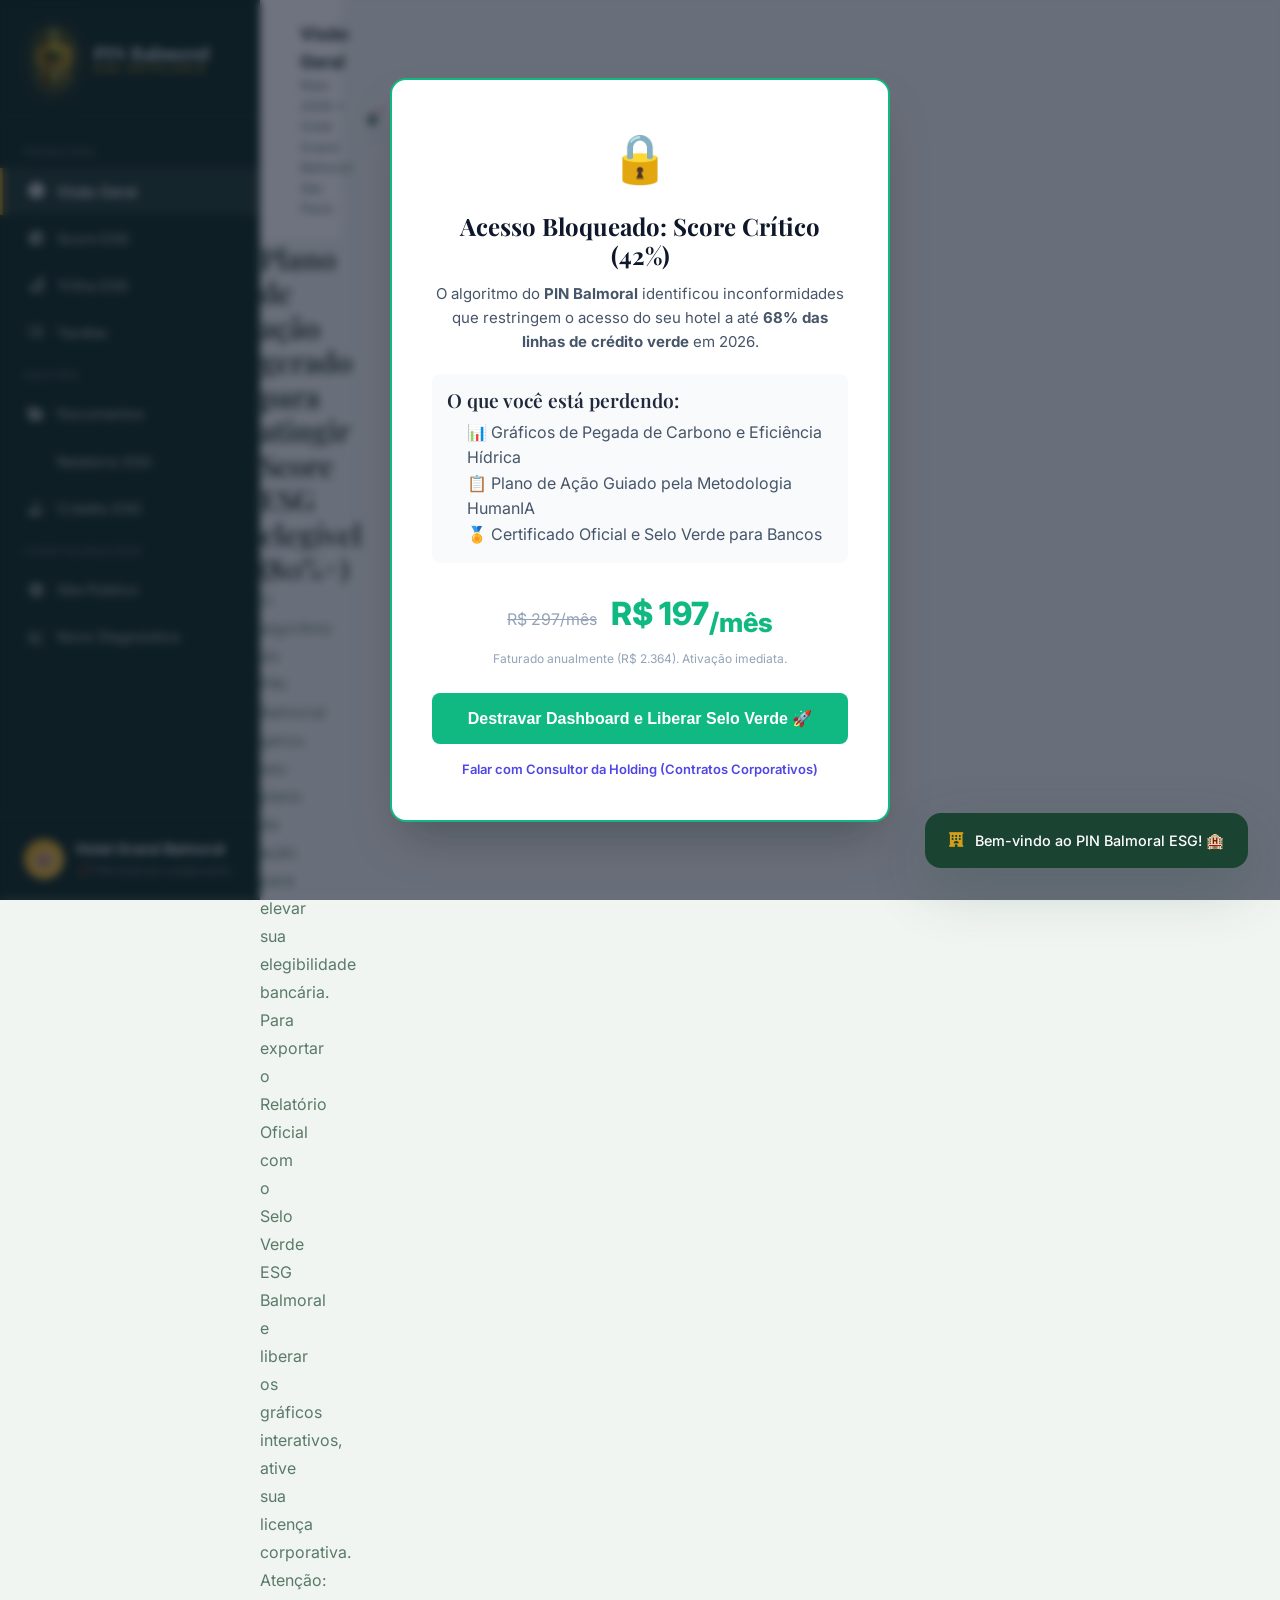
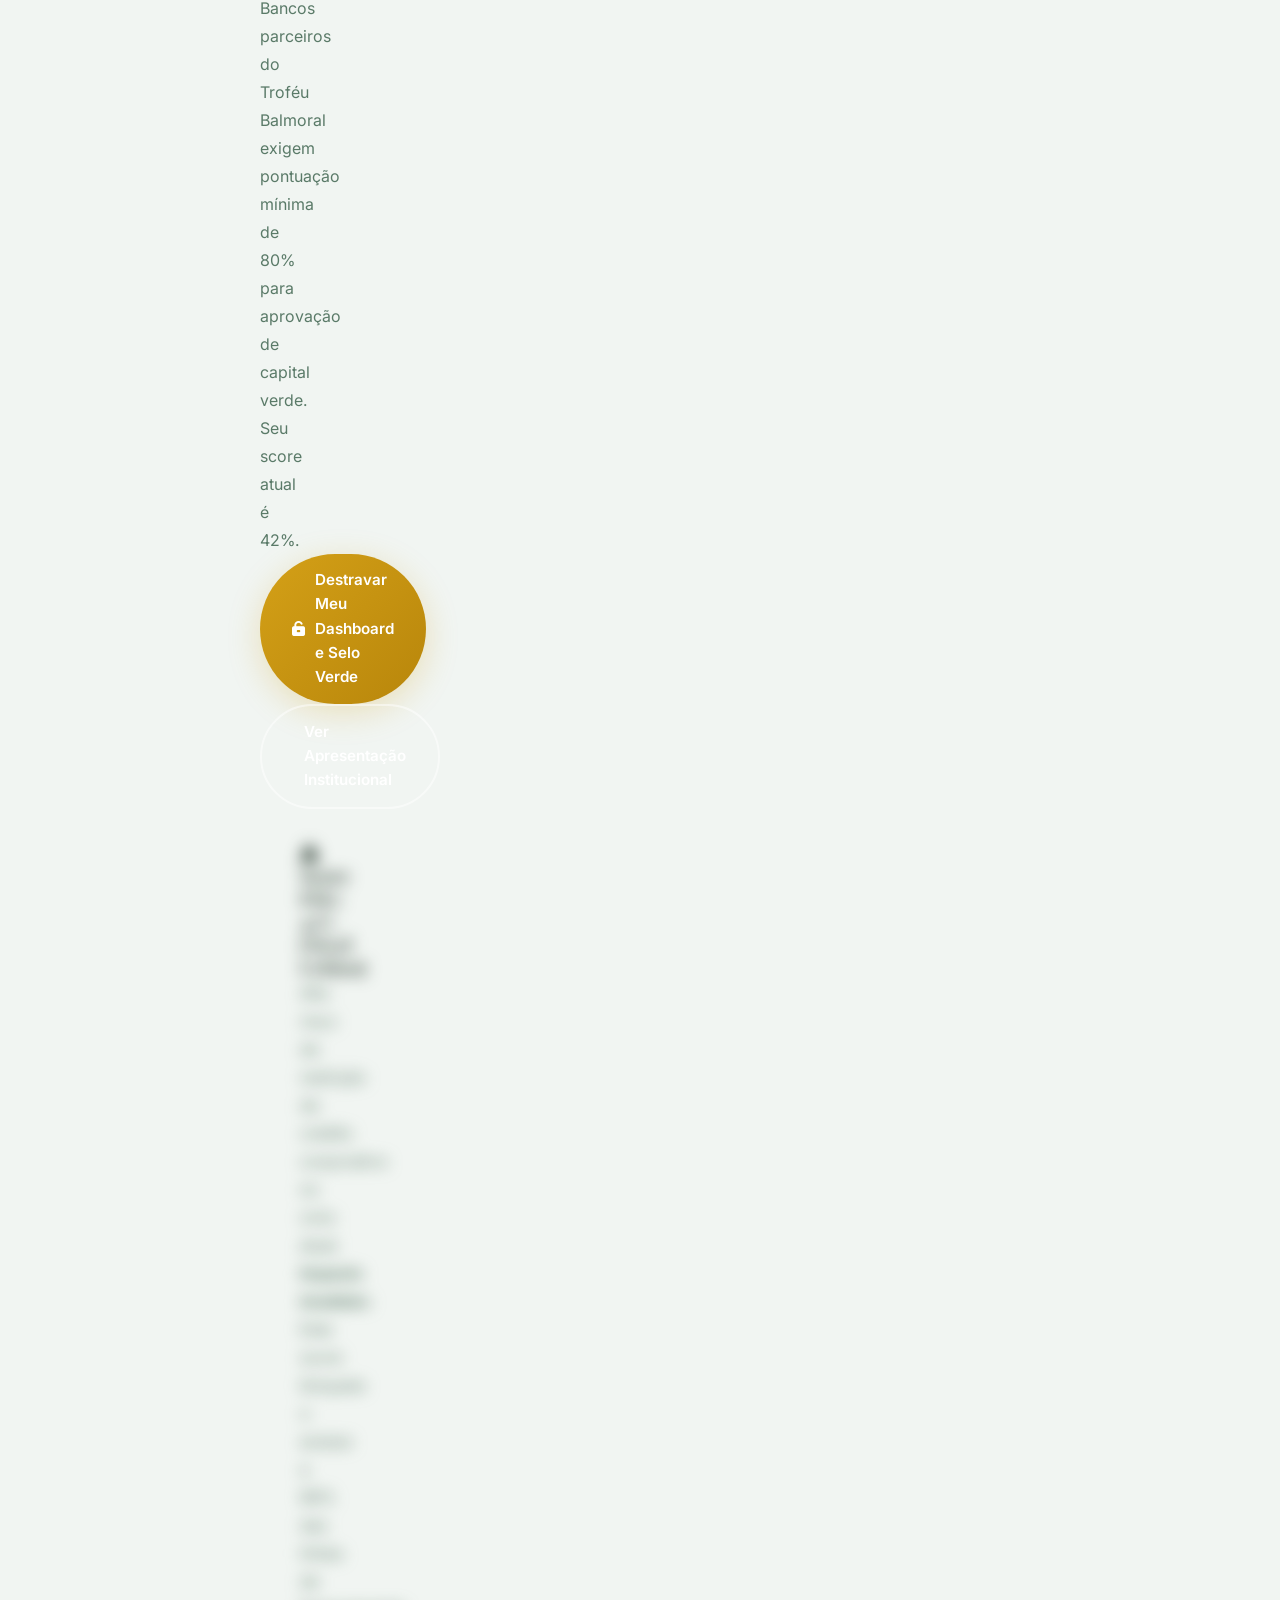
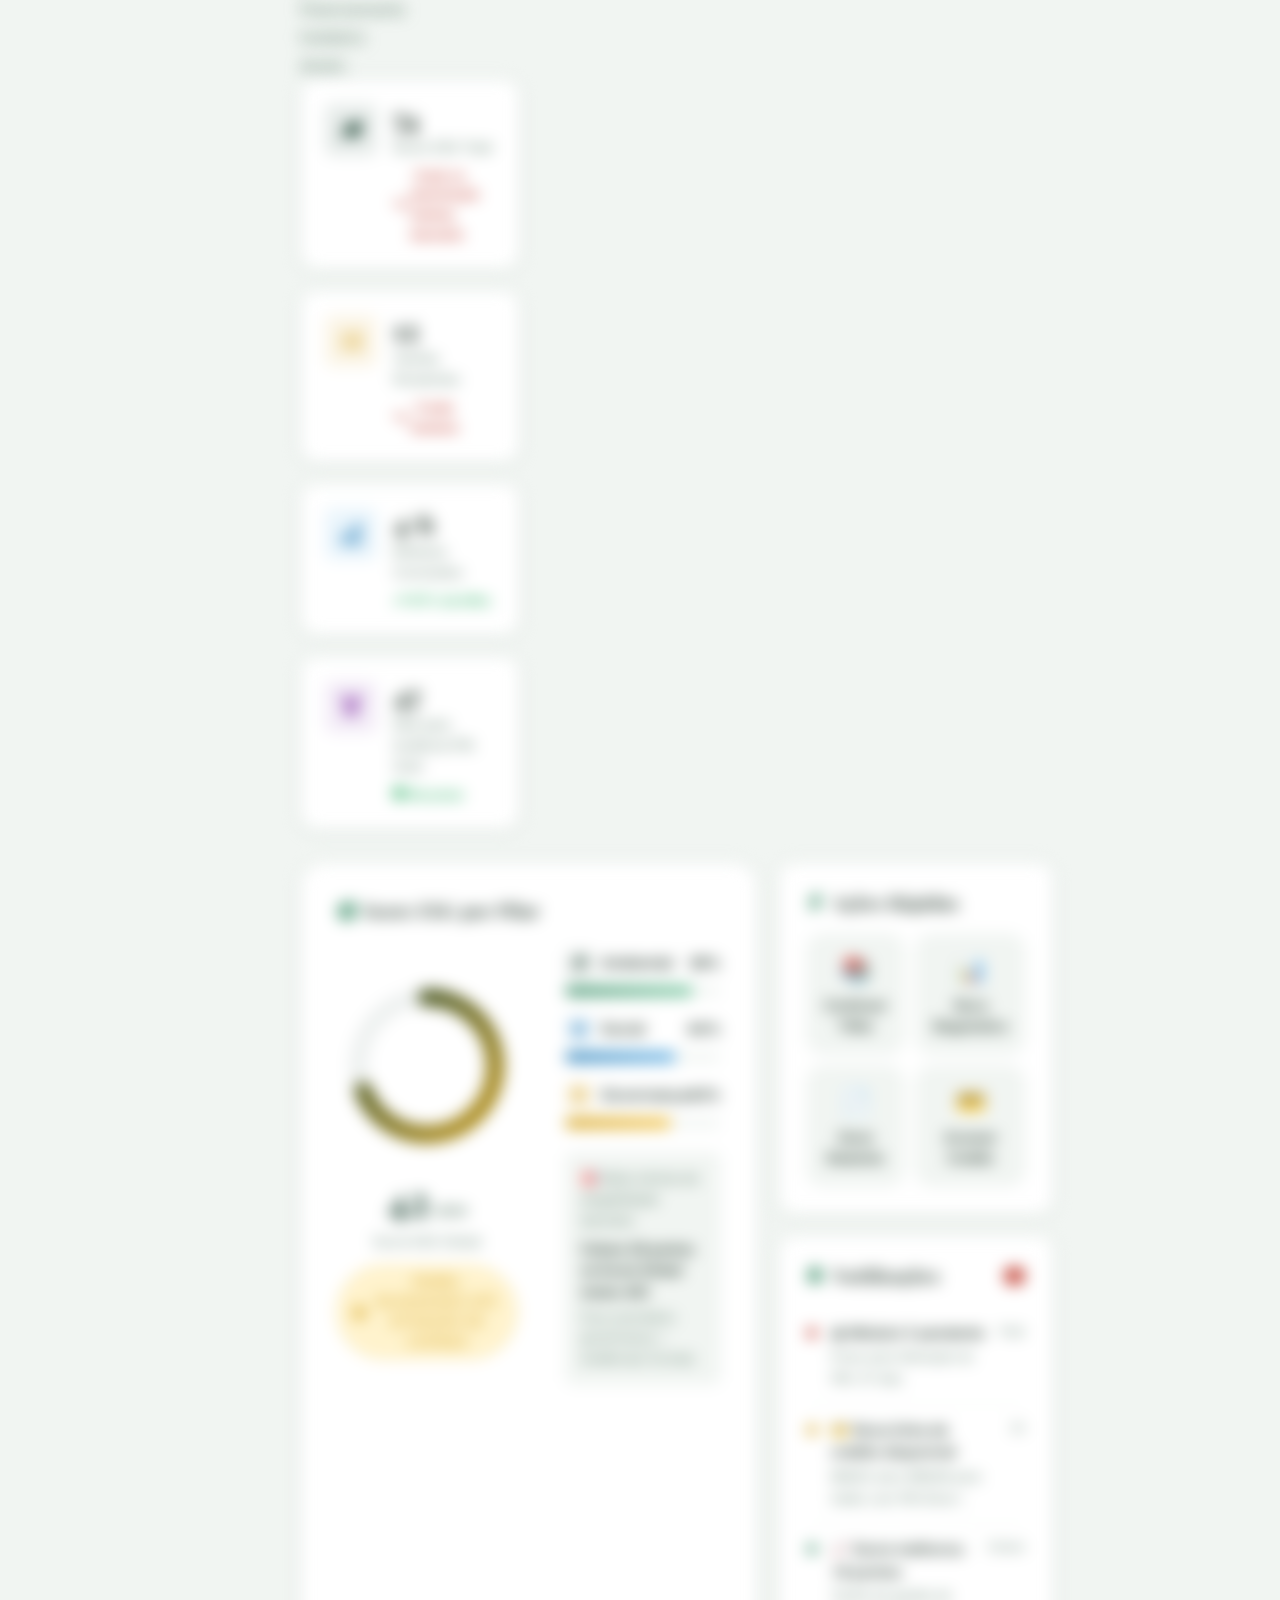
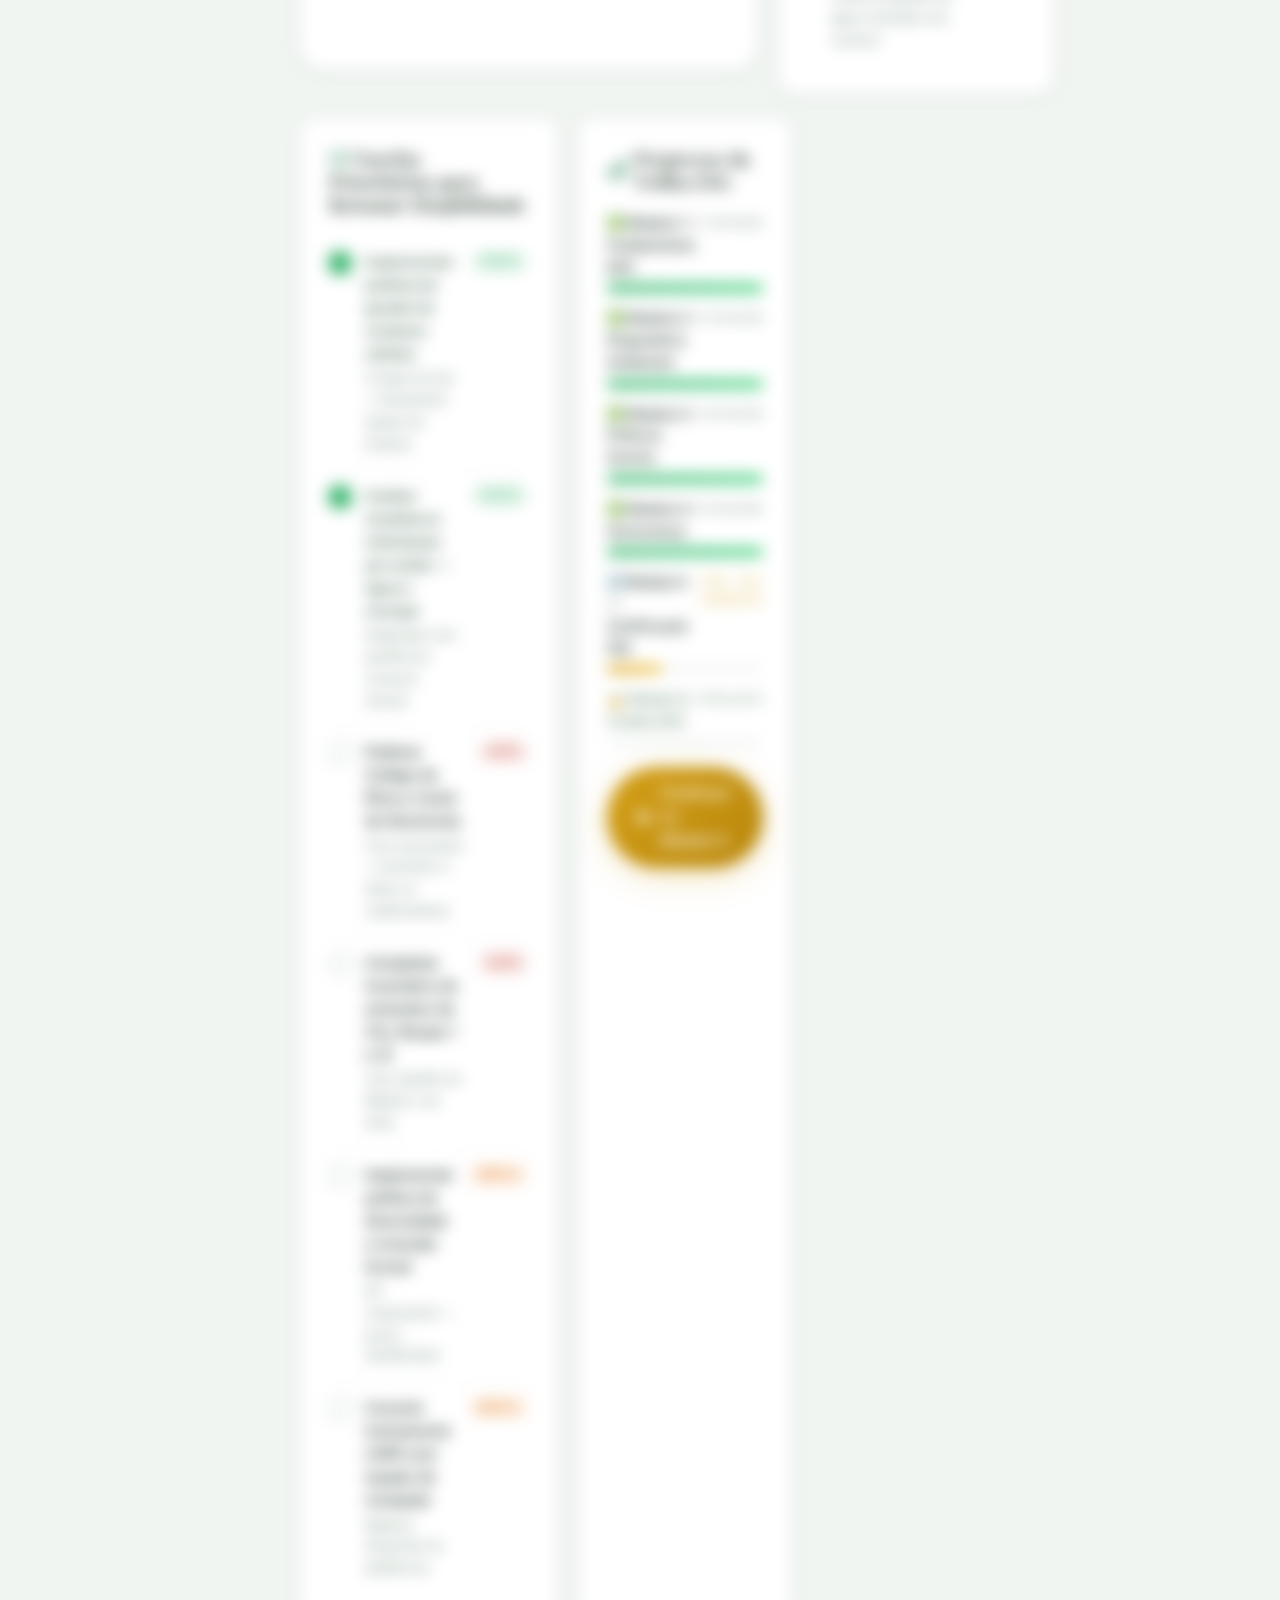
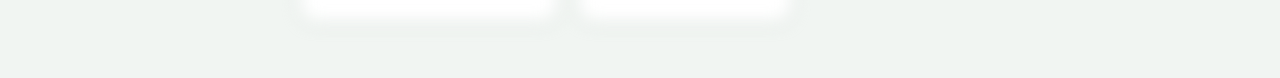
<file: dashboard.html>
<!DOCTYPE html>
<html lang="pt-BR">
<head>
  <meta charset="UTF-8" />
  <meta name="viewport" content="width=device-width, initial-scale=1.0" />
  <title>Dashboard — PIN Balmoral ESG</title>
  <link rel="preconnect" href="https://fonts.googleapis.com" />
  <link href="https://fonts.googleapis.com/css2?family=Inter:wght@300;400;500;600;700;800;900&family=Playfair+Display:ital,wght@0,400;0,600;0,700;1,400;1,600&display=swap" rel="stylesheet" />
  <link rel="stylesheet" href="https://cdnjs.cloudflare.com/ajax/libs/font-awesome/6.5.0/css/all.min.css" />
  <link rel="stylesheet" href="css/style.css?v=5" />
  <!-- Oculta overlay imediatamente para admin (evita flash) -->
  <script>if(sessionStorage.getItem('pinAdminAuth')==='true'){document.documentElement.style.setProperty('--lock-display','none');}else{document.documentElement.style.setProperty('--lock-display','flex');}</script>
  <style>
    body { background: var(--gray-100); }
    .dash-grid-2 { display: grid; grid-template-columns: 1fr 1fr; gap: 20px; margin-bottom: 24px; }
    .dash-grid-3 { display: grid; grid-template-columns: 2fr 1fr; gap: 20px; margin-bottom: 24px; }
    .card-section { background: var(--white); border-radius: var(--radius-md); padding: 28px; box-shadow: var(--shadow-sm); border: 1px solid var(--gray-200); }
    .card-section h4 { margin-bottom: 20px; color: var(--text-dark); display: flex; align-items: center; gap: 8px; }
    .card-section h4 i { color: var(--green-med); }
    /* Trilha dash items */
    .dash-trilha-item { margin-bottom: 16px; }
    .dash-trilha-meta { display: flex; justify-content: space-between; font-size: 0.85rem; margin-bottom: 6px; }
    .dash-trilha-meta span { color: var(--text-dark); font-weight: 600; }
    .dash-trilha-meta small { color: var(--text-light); }
    .dash-trilha-track { height: 8px; background: var(--gray-100); border-radius: var(--radius-full); overflow: hidden; }
    .dash-trilha-fill { height: 100%; background: linear-gradient(90deg, var(--green-med), var(--green-light)); border-radius: var(--radius-full); width: 0; transition: width 1.2s ease; }
    .dash-trilha-fill.gold { background: linear-gradient(90deg, var(--gold), var(--gold-light)); }
    .dash-trilha-fill.blue { background: linear-gradient(90deg, #2980B9, #5DADE2); }
    /* Notificacoes */
    .notif-item { display: flex; gap: 14px; padding: 14px 0; border-bottom: 1px solid var(--gray-100); }
    .notif-item:last-child { border-bottom: none; }
    .notif-dot-type { width: 10px; height: 10px; border-radius: 50%; flex-shrink: 0; margin-top: 6px; }
    .notif-type-alert  { background: var(--danger); }
    .notif-type-info   { background: var(--green-med); }
    .notif-type-gold   { background: var(--gold); }
    .notif-text h6 { font-size: 0.88rem; font-weight: 600; color: var(--text-dark); margin-bottom: 2px; }
    .notif-text p  { font-size: 0.78rem; color: var(--text-light); }
    .notif-time    { font-size: 0.72rem; color: var(--text-light); margin-left: auto; flex-shrink: 0; }
    /* Ações rápidas */
    .quick-actions { display: grid; grid-template-columns: 1fr 1fr; gap: 12px; }
    .quick-btn { background: var(--gray-100); border: 1px solid var(--gray-200); border-radius: var(--radius-md); padding: 16px; cursor: pointer; text-align: center; transition: var(--transition); }
    .quick-btn:hover { background: var(--green-deep); border-color: var(--green-deep); }
    .quick-btn:hover .quick-btn-icon { color: var(--gold); }
    .quick-btn:hover .quick-btn-label { color: var(--white); }
    .quick-btn-icon  { font-size: 1.5rem; margin-bottom: 6px; color: var(--green-mid); }
    .quick-btn-label { font-size: 0.82rem; font-weight: 600; color: var(--text-dark); }
    /* Hamburguer sidebar mobile */
    .sidebar-toggle { display: none; position: fixed; bottom: 24px; right: 24px; z-index: 200; width: 52px; height: 52px; background: var(--green-deep); border-radius: 50%; display: flex; align-items: center; justify-content: center; color: var(--white); font-size: 1.2rem; cursor: pointer; box-shadow: var(--shadow-md); }
    @media (max-width: 1024px) {
      .dash-grid-2 { grid-template-columns: 1fr; }
      .dash-grid-3 { grid-template-columns: 1fr; }
      .score-dashboard-grid { grid-template-columns: 1fr; }
      .quick-actions { grid-template-columns: 1fr 1fr; }
    }
    @media (max-width: 768px) {
      .sidebar { transform: translateX(-100%); transition: transform 0.3s; position: fixed; }
      .sidebar.open { transform: translateX(0); }
      .dashboard-main { margin-left: 0; }
    }

    /* =====================================================
       PIN BALMORAL — Lock Overlay Styles
       ===================================================== */

    /* Efeito de desfoque nos dados reais do hotel */
    .main-dashboard-content.locked-data {
      filter: blur(8px);
      pointer-events: none;
      user-select: none;
    }

    /* Container de bloqueio em tela cheia */
    .lock-overlay {
      position: fixed;
      top: 0;
      left: 0;
      width: 100%;
      height: 100%;
      z-index: 9999;
      background: rgba(15, 23, 42, 0.6);
      backdrop-filter: blur(4px);
      display: flex; /* Hidden by default — shown only if NOT admin */
      display: var(--lock-display, flex);
      justify-content: center;
      align-items: center;
      padding: 20px;
    }

    /* Card Central de Vendas */
    .lock-card {
      background: #ffffff;
      border-radius: 16px;
      padding: 40px;
      max-width: 500px;
      width: 100%;
      text-align: center;
      box-shadow: 0 25px 50px -12px rgba(0, 0, 0, 0.25);
      border: 2px solid #10b981;
    }

    .lock-icon {
      font-size: 48px;
      margin-bottom: 15px;
    }

    .lock-card h2 {
      color: #0f172a;
      font-size: 24px;
      margin-bottom: 12px;
      font-weight: 700;
    }

    .lock-card p {
      color: #475569;
      font-size: 15px;
      line-height: 1.6;
    }

    .benefit-box {
      background: #f8fafc;
      border-radius: 8px;
      padding: 15px;
      margin: 20px 0;
      text-align: left;
    }

    .benefit-box h4 {
      margin: 0 0 8px 0;
      color: #1e293b;
    }

    .benefit-box ul {
      margin: 0;
      padding-left: 20px;
      color: #475569;
    }

    .price-container {
      margin: 25px 0;
    }

    .old-price {
      text-decoration: line-through;
      color: #94a3b8;
      margin-right: 10px;
    }

    .current-price {
      font-size: 32px;
      font-weight: 800;
      color: #10b981;
    }

    .price-hint {
      font-size: 12px !important;
      color: #94a3b8 !important;
      margin-top: 5px;
    }

    /* Botão de Ação Principal */
    .btn-pay-now {
      background: #10b981;
      color: white;
      border: none;
      padding: 16px 32px;
      font-size: 16px;
      font-weight: 700;
      border-radius: 8px;
      width: 100%;
      cursor: pointer;
      transition: transform 0.2s, background-color 0.2s;
    }

    .btn-pay-now:hover {
      background: #059669;
      transform: scale(1.02);
    }

    .link-corporate {
      display: block;
      margin-top: 15px;
      font-size: 13px;
      color: #4f46e5;
      text-decoration: none;
      font-weight: 600;
    }
  </style>
</head>
<body>

<!-- Banner de Bloqueio e Conversão - PIN Balmoral ESG -->
<div id="pin-lock-overlay" class="lock-overlay">
  <div class="lock-card">
    <div class="lock-icon">🔒</div>
    <h2>Acesso Bloqueado: Score Crítico (42%)</h2>
    <p>O algoritmo do <strong>PIN Balmoral</strong> identificou inconformidades que restringem o acesso do seu hotel a até <strong>68% das linhas de crédito verde</strong> em 2026.</p>

    <div class="benefit-box">
      <h4>O que você está perdendo:</h4>
      <ul>
        <li>📊 Gráficos de Pegada de Carbono e Eficiência Hídrica</li>
        <li>📋 Plano de Ação Guiado pela Metodologia HumanIA</li>
        <li>🏅 Certificado Oficial e Selo Verde para Bancos</li>
      </ul>
    </div>

    <div class="price-container">
      <span class="old-price">R$ 297/mês</span>
      <span class="current-price">R$ 197<sub>/mês</sub></span>
      <p class="price-hint">Faturado anualmente (R$ 2.364). Ativação imediata.</p>
    </div>

    <button id="btn-unlock-dashboard" class="btn-pay-now">
      Destravar Dashboard e Liberar Selo Verde 🚀
    </button>
    <a href="apresentacao-institucional.html" class="link-corporate">Falar com Consultor da Holding (Contratos Corporativos)</a>
  </div>
</div>

<div class="dashboard-layout">

  <!-- ===== SIDEBAR ===== -->
  <aside class="sidebar" id="sidebar">
    <div class="sidebar-header">
      <a href="index.html" class="navbar-logo" style="text-decoration:none;">
        <div class="logo-icon">
          <img src="assets/logo-selo-verde-balmoralesg.png" alt="Selo Verde ESG Balmoral" />
        </div>
        <div class="logo-text">
          <span class="logo-main" style="font-size:1.1rem;">PIN Balmoral</span>
          <span class="logo-sub">ESG Hotelaria</span>
        </div>
      </a>
    </div>

    <nav class="sidebar-nav">
      <div class="sidebar-section-label">Principal</div>
      <div class="sidebar-link active" data-section="overview">
        <i class="fa-solid fa-gauge-high"></i><span>Visão Geral</span>
      </div>
      <div class="sidebar-link" data-section="score">
        <i class="fa-solid fa-chart-pie"></i><span>Score ESG</span>
      </div>
      <div class="sidebar-link" data-section="trilha">
        <i class="fa-solid fa-route"></i><span>Trilha ESG</span>
      </div>
      <div class="sidebar-link" data-section="tarefas">
        <i class="fa-solid fa-list-check"></i><span>Tarefas</span>
      </div>

      <div class="sidebar-section-label">Gestão</div>
      <div class="sidebar-link" data-section="documentos">
        <i class="fa-solid fa-folder-open"></i><span>Documentos</span>
      </div>
      <div class="sidebar-link" data-section="relatorio">
        <i class="fa-solid fa-file-chart-column"></i><span>Relatório ESG</span>
      </div>
      <div class="sidebar-link" data-section="credito">
        <i class="fa-solid fa-hand-holding-dollar"></i><span>Crédito ESG</span>
      </div>

      <div class="sidebar-section-label">Configurações</div>
      <div class="sidebar-link" onclick="window.location='index.html'">
        <i class="fa-solid fa-globe"></i><span>Site Público</span>
      </div>
      <div class="sidebar-link" onclick="window.location='diagnostico.html'">
        <i class="fa-solid fa-chart-line"></i><span>Novo Diagnóstico</span>
      </div>
    </nav>

    <div class="sidebar-user">
      <div class="user-avatar-sm">🏨</div>
      <div>
        <div class="user-name">Hotel Grand Balmoral</div>
        <div class="user-role">📌 PIN Gold em andamento</div>
      </div>
    </div>
  </aside>

  <!-- ===== MAIN ===== -->
  <main class="dashboard-main">

    <!-- Header -->
    <div class="dashboard-header">
      <div>
        <div class="dash-header-title" id="dashTitle">Visão Geral</div>
        <div class="dash-header-sub" id="dashHotelSub">Maio 2026 • Hotel Grand Balmoral São Paulo</div>
      </div>
      <div class="dash-header-actions">
        <div class="notif-btn">
          <i class="fa-solid fa-bell"></i>
          <div class="notif-dot"></div>
        </div>
        <div class="notif-btn" onclick="window.location='diagnostico.html'" title="Novo diagnóstico">
          <i class="fa-solid fa-chart-line"></i>
        </div>
        <div class="user-avatar-sm" style="cursor:pointer; font-size:0.9rem;">🏨</div>
        <a href="index.html" class="btn btn-outline-green btn-sm">
          <i class="fa-solid fa-globe"></i> Site
        </a>
      </div>
    </div>

    <div class="dashboard-gate-banner" id="dashboardGateBanner">
      <h3>Plano de ação gerado para atingir Score ESG elegível (80%+)</h3>
      <p>O algoritmo do PIN Balmoral gerou seu plano de ação para elevar sua elegibilidade bancária. Para exportar o Relatório Oficial com o Selo Verde ESG Balmoral e liberar os gráficos interativos, ative sua licença corporativa.</p>
      <p class="gate-alert">Atenção: Bancos parceiros do Troféu Balmoral exigem pontuação mínima de 80% para aprovação de capital verde. Seu score atual é 42%.</p>
      <div class="dashboard-gate-actions">
        <a href="checkout.html" class="btn btn-primary"><i class="fa-solid fa-unlock-keyhole"></i> Destravar Meu Dashboard e Selo Verde</a>
        <a href="apresentacao-institucional.html" class="btn btn-outline"><i class="fa-solid fa-presentation-screen"></i> Ver Apresentação Institucional</a>
      </div>
    </div>

    <!-- Dashboard Content -->
    <div class="dashboard-content main-dashboard-content">

      <div class="dashboard-risk-card">
        <h4><i class="fa-solid fa-triangle-exclamation"></i> Score ESG: 42% (Nível Crítico)</h4>
        <p>Alto risco de restrição de crédito corporativo no ciclo atual.</p>
        <p><strong>Impacto imediato:</strong> Este score bloqueia o acesso a 68% das linhas de financiamento hoteleiro atuais.</p>
      </div>

      <div id="dashboardLockedZone" class="dashboard-lock-zone">

      <!-- ===== OVERVIEW ===== -->
      <div class="dash-section active" id="sec-overview">

        <!-- Top Metrics -->
        <div class="metrics-grid">
          <div class="metric-card">
            <div class="metric-icon green"><i class="fa-solid fa-leaf"></i></div>
            <div>
              <div class="metric-num" id="metricScore">42</div>
              <div class="metric-label">Score ESG Total</div>
              <div class="metric-trend down"><i class="fa-solid fa-arrow-trend-down"></i> -6 pts vs. benchmark mínimo bancário</div>
            </div>
          </div>
          <div class="metric-card">
            <div class="metric-icon gold"><i class="fa-solid fa-list-check"></i></div>
            <div>
              <div class="metric-num" id="metricTarefas">12</div>
              <div class="metric-label">Tarefas Pendentes</div>
              <div class="metric-trend down"><i class="fa-solid fa-arrow-trend-down"></i> -3 esta semana</div>
            </div>
          </div>
          <div class="metric-card">
            <div class="metric-icon blue"><i class="fa-solid fa-route"></i></div>
            <div>
              <div class="metric-num" id="metricModulos">4/6</div>
              <div class="metric-label">Módulos Concluídos</div>
              <div class="metric-trend up"><i class="fa-solid fa-arrow-trend-up"></i> 67% da trilha</div>
            </div>
          </div>
          <div class="metric-card">
            <div class="metric-icon purple"><i class="fa-solid fa-medal"></i></div>
            <div>
              <div class="metric-num" id="metricDias">47</div>
              <div class="metric-label">Dias para Auditoria PIN Gold</div>
              <div class="metric-trend up"><i class="fa-solid fa-circle-check" style="color:var(--success);"></i> No prazo</div>
            </div>
          </div>
        </div>

        <!-- Score + Tarefas Rápidas -->
        <div class="dash-grid-3">
          <!-- Score Card -->
          <div class="score-dashboard-card">
            <h4 style="margin-bottom:28px; color:var(--text-dark);">
              <i class="fa-solid fa-chart-pie" style="color:var(--green-med);"></i>
              Score ESG por Pilar
            </h4>
            <div class="score-dashboard-grid">
              <div class="score-ring-wrap">
                <canvas id="scoreRing" width="180" height="180"></canvas>
                <div class="score-ring-num">42<span style="font-size:1.2rem;color:var(--text-light);">/100</span></div>
                <div class="score-ring-label">Score ESG Global</div>
                <div style="margin-top:12px;">
                  <span class="badge badge-gold"><i class="fa-solid fa-lock"></i> Painel Bloqueado até ativação de licença</span>
                </div>
              </div>
              <div class="score-pillars-breakdown">
                <div class="pillar-bar-item">
                  <div class="pillar-bar-header">
                    <div class="pillar-bar-name">
                      <div class="pillar-bar-icon e"><i class="fa-solid fa-leaf"></i></div>
                      Ambiental
                    </div>
                    <div class="pillar-bar-pct">39%</div>
                  </div>
                  <div class="pillar-bar-track">
                    <div class="pillar-bar-fill fill-ambiental" id="barE" style="width:0%;"></div>
                  </div>
                </div>
                <div class="pillar-bar-item">
                  <div class="pillar-bar-header">
                    <div class="pillar-bar-name">
                      <div class="pillar-bar-icon s"><i class="fa-solid fa-users"></i></div>
                      Social
                    </div>
                    <div class="pillar-bar-pct">44%</div>
                  </div>
                  <div class="pillar-bar-track">
                    <div class="pillar-bar-fill fill-social" id="barS" style="width:0%;"></div>
                  </div>
                </div>
                <div class="pillar-bar-item">
                  <div class="pillar-bar-header">
                    <div class="pillar-bar-name">
                      <div class="pillar-bar-icon g"><i class="fa-solid fa-scale-balanced"></i></div>
                      Governança
                    </div>
                    <div class="pillar-bar-pct">43%</div>
                  </div>
                  <div class="pillar-bar-track">
                    <div class="pillar-bar-fill fill-governanca" id="barG" style="width:0%;"></div>
                  </div>
                </div>

                <div style="margin-top:24px; padding:16px; background:var(--gray-100); border-radius:var(--radius-sm);">
                  <div style="font-size:0.82rem; color:var(--text-light); margin-bottom:8px;">🎯 Meta mínima de elegibilidade bancária</div>
                  <div style="font-size:0.85rem; font-weight:600; color:var(--text-dark);">Faltam 38 pontos no Score Global (meta: 80)</div>
                  <div style="font-size:0.8rem; color:var(--text-light); margin-top:4px;">Foco prioritário: governança + evidências formais</div>
                </div>
              </div>
            </div>
          </div>

          <!-- Quick Actions + Notifications -->
          <div style="display:flex; flex-direction:column; gap:20px;">
            <!-- Quick Actions -->
            <div class="card-section">
              <h4><i class="fa-solid fa-bolt"></i> Ações Rápidas</h4>
              <div class="quick-actions">
                <div class="quick-btn" onclick="window.location='trilha.html'">
                  <div class="quick-btn-icon">📚</div>
                  <div class="quick-btn-label">Continuar Trilha</div>
                </div>
                <div class="quick-btn" onclick="window.location='diagnostico.html'">
                  <div class="quick-btn-icon">📊</div>
                  <div class="quick-btn-label">Novo Diagnóstico</div>
                </div>
                <div class="quick-btn" onclick="showToast('Relatório sendo gerado em PDF...', 'fa-file-pdf')">
                  <div class="quick-btn-icon">📄</div>
                  <div class="quick-btn-label">Gerar Relatório</div>
                </div>
                <div class="quick-btn" onclick="showToast('Conectando com parceiros financeiros ESG...', 'fa-hand-holding-dollar')">
                  <div class="quick-btn-icon">💳</div>
                  <div class="quick-btn-label">Acessar Crédito</div>
                </div>
              </div>
            </div>

            <!-- Notifications -->
            <div class="card-section">
              <h4><i class="fa-solid fa-bell"></i> Notificações
                <span style="margin-left:auto; background:var(--danger); color:white; border-radius:var(--radius-full); padding:2px 8px; font-size:0.7rem; font-weight:700;">3</span>
              </h4>
              <div>
                <div class="notif-item">
                  <div class="notif-dot-type notif-type-alert"></div>
                  <div class="notif-text">
                    <h6>⚠️ Módulo 5 pendente</h6>
                    <p>Prazo para liberação do PIN: 47 dias</p>
                  </div>
                  <div class="notif-time">Hoje</div>
                </div>
                <div class="notif-item">
                  <div class="notif-dot-type notif-type-gold"></div>
                  <div class="notif-text">
                    <h6>💳 Nova linha de crédito disponível</h6>
                    <p>BNDES abre R$50M para hotéis com PIN Silver+</p>
                  </div>
                  <div class="notif-time">2h</div>
                </div>
                <div class="notif-item">
                  <div class="notif-dot-type notif-type-info"></div>
                  <div class="notif-text">
                    <h6>📈 Score melhorou +8 pontos</h6>
                    <p>Tarefa de gestão de água concluída com sucesso</p>
                  </div>
                  <div class="notif-time">Ontem</div>
                </div>
              </div>
            </div>
          </div>
        </div>

        <!-- Tarefas + Trilha Overview -->
        <div class="dash-grid-2">
          <!-- Tarefas Prioritárias -->
          <div class="tasks-card">
            <h4><i class="fa-solid fa-list-check" style="color:var(--green-med);"></i> Tarefas Prioritárias para Retomar Elegibilidade</h4>
            <div>
              <div class="task-item done">
                <div class="task-check"><i class="fa-solid fa-check"></i></div>
                <div class="task-text">
                  <h6>Implementar política de gestão de resíduos sólidos</h6>
                  <p>Criação de doc + treinamento equipe de limpeza</p>
                </div>
                <div class="task-priority baixa">Feito</div>
              </div>
              <div class="task-item done">
                <div class="task-check"><i class="fa-solid fa-check"></i></div>
                <div class="task-text">
                  <h6>Instalar medidores individuais por andar — água e energia</h6>
                  <p>Integração com planilha de consumo mensal</p>
                </div>
                <div class="task-priority baixa">Feito</div>
              </div>
              <div class="task-item">
                <div class="task-check"></div>
                <div class="task-text">
                  <h6>Publicar Código de Ética e Canal de Denúncias</h6>
                  <p>Criar documento + comunicar a todos os colaboradores</p>
                </div>
                <div class="task-priority alta">Alta</div>
              </div>
              <div class="task-item">
                <div class="task-check"></div>
                <div class="task-text">
                  <h6>Completar inventário de emissões de CO₂ (Scope 1 e 2)</h6>
                  <p>Usar planilha do Módulo 2 da trilha</p>
                </div>
                <div class="task-priority alta">Alta</div>
              </div>
              <div class="task-item">
                <div class="task-check"></div>
                <div class="task-text">
                  <h6>Implementar política de diversidade e inclusão formal</h6>
                  <p>RH responsável — prazo: 30/06/2026</p>
                </div>
                <div class="task-priority media">Média</div>
              </div>
              <div class="task-item">
                <div class="task-check"></div>
                <div class="task-text">
                  <h6>Concluir treinamento LGPD com equipe de recepção</h6>
                  <p>Material disponível na plataforma</p>
                </div>
                <div class="task-priority media">Média</div>
              </div>
            </div>
          </div>

          <!-- Trilha Progress -->
          <div class="card-section">
            <h4><i class="fa-solid fa-route"></i> Progresso da Trilha ESG</h4>
            <div>
              <div class="dash-trilha-item" data-progress="100">
                <div class="dash-trilha-meta">
                  <span>✅ Módulo 1 — Fundamentos ESG</span>
                  <small>Concluído</small>
                </div>
                <div class="dash-trilha-track">
                  <div class="dash-trilha-fill" style="width:100%; background:linear-gradient(90deg,var(--success),#2ECC71);"></div>
                </div>
              </div>
              <div class="dash-trilha-item" data-progress="100">
                <div class="dash-trilha-meta">
                  <span>✅ Módulo 2 — Diagnóstico Ambiental</span>
                  <small>Concluído</small>
                </div>
                <div class="dash-trilha-track">
                  <div class="dash-trilha-fill" style="width:100%; background:linear-gradient(90deg,var(--success),#2ECC71);"></div>
                </div>
              </div>
              <div class="dash-trilha-item" data-progress="100">
                <div class="dash-trilha-meta">
                  <span>✅ Módulo 3 — Práticas Sociais</span>
                  <small>Concluído</small>
                </div>
                <div class="dash-trilha-track">
                  <div class="dash-trilha-fill" style="width:100%; background:linear-gradient(90deg,var(--success),#2ECC71);"></div>
                </div>
              </div>
              <div class="dash-trilha-item" data-progress="100">
                <div class="dash-trilha-meta">
                  <span>✅ Módulo 4 — Governança</span>
                  <small>Concluído</small>
                </div>
                <div class="dash-trilha-track">
                  <div class="dash-trilha-fill" style="width:100%; background:linear-gradient(90deg,var(--success),#2ECC71);"></div>
                </div>
              </div>
              <div class="dash-trilha-item" data-progress="35">
                <div class="dash-trilha-meta">
                  <span>🔄 Módulo 5 — Certificação PIN</span>
                  <small style="color:var(--gold);">35% — Em andamento</small>
                </div>
                <div class="dash-trilha-track">
                  <div class="dash-trilha-fill gold" id="progM5" style="width:0%;"></div>
                </div>
              </div>
              <div class="dash-trilha-item" data-progress="0">
                <div class="dash-trilha-meta">
                  <span style="color:var(--gray-500);">🔒 Módulo 6 — Crédito ESG</span>
                  <small style="color:var(--gray-500);">Bloqueado</small>
                </div>
                <div class="dash-trilha-track">
                  <div class="dash-trilha-fill" style="width:0%;"></div>
                </div>
              </div>
            </div>
            <div style="margin-top:20px;">
              <a href="trilha.html" class="btn btn-primary" style="width:100%; justify-content:center;">
                <i class="fa-solid fa-play"></i> Continuar no Módulo 5
              </a>
            </div>
          </div>
        </div>
      </div>

      <!-- ===== SCORE SECTION ===== -->
      <div class="dash-section" id="sec-score">
        <h3 style="margin-bottom:24px;">📊 Análise Detalhada do Score ESG (Bloqueada)</h3>
        <div class="card-section" style="margin-bottom:24px;">
          <h4><i class="fa-solid fa-chart-line"></i> Evolução do Score — Últimos 6 Meses</h4>
          <div style="display:flex; gap:12px; margin-top:16px; align-items:flex-end; justify-content:center; height:160px;">
            <div style="display:flex;flex-direction:column;align-items:center;gap:6px; flex:1;">
              <div style="background:var(--green-light);border-radius:4px;width:100%;flex:1;max-height:40px;margin-top:auto;"></div>
              <span style="font-size:0.7rem;color:var(--text-light);">Dez'25</span>
              <span style="font-size:0.8rem;font-weight:700;color:var(--text-dark);">52</span>
            </div>
            <div style="display:flex;flex-direction:column;align-items:center;gap:6px; flex:1;">
              <div style="background:var(--green-med);border-radius:4px;width:100%;max-height:55px;margin-top:auto;"></div>
              <span style="font-size:0.7rem;color:var(--text-light);">Jan'26</span>
              <span style="font-size:0.8rem;font-weight:700;color:var(--text-dark);">58</span>
            </div>
            <div style="display:flex;flex-direction:column;align-items:center;gap:6px; flex:1;">
              <div style="background:var(--green-deep);border-radius:4px;width:100%;max-height:70px;margin-top:auto;"></div>
              <span style="font-size:0.7rem;color:var(--text-light);">Fev'26</span>
              <span style="font-size:0.8rem;font-weight:700;color:var(--text-dark);">63</span>
            </div>
            <div style="display:flex;flex-direction:column;align-items:center;gap:6px; flex:1;">
              <div style="background:var(--gold-light);border-radius:4px;width:100%;max-height:85px;margin-top:auto;"></div>
              <span style="font-size:0.7rem;color:var(--text-light);">Mar'26</span>
              <span style="font-size:0.8rem;font-weight:700;color:var(--text-dark);">68</span>
            </div>
            <div style="display:flex;flex-direction:column;align-items:center;gap:6px; flex:1;">
              <div style="background:var(--gold);border-radius:4px;width:100%;max-height:100px;margin-top:auto;"></div>
              <span style="font-size:0.7rem;color:var(--text-light);">Abr'26</span>
              <span style="font-size:0.8rem;font-weight:700;color:var(--text-dark);">71</span>
            </div>
            <div style="display:flex;flex-direction:column;align-items:center;gap:6px; flex:1; position:relative;">
              <div style="background:linear-gradient(180deg,var(--gold),var(--green-deep));border-radius:4px;width:100%;max-height:120px;margin-top:auto; box-shadow:0 0 12px rgba(212,160,23,0.4);"></div>
              <span style="font-size:0.7rem;color:var(--text-light);">Mai'26</span>
              <span style="font-size:0.8rem;font-weight:700;color:var(--green-deep);">74 📌</span>
            </div>
          </div>
          <div style="text-align:center; margin-top:12px; font-size:0.82rem; color:var(--text-light);">
            📈 +22 pontos em 6 meses — Crescimento consistente
          </div>
        </div>
        <div class="dash-grid-2">
          <div class="card-section">
            <h4><i class="fa-solid fa-leaf"></i> Detalhamento Ambiental (82%)</h4>
            <div style="display:grid; gap:12px; font-size:0.88rem;">
              <div style="display:flex; justify-content:space-between; align-items:center; padding:10px; background:var(--gray-100); border-radius:8px;">
                <span>⚡ Eficiência Energética</span> <strong style="color:var(--success);">92%</strong>
              </div>
              <div style="display:flex; justify-content:space-between; align-items:center; padding:10px; background:var(--gray-100); border-radius:8px;">
                <span>💧 Gestão da Água</span> <strong style="color:var(--success);">88%</strong>
              </div>
              <div style="display:flex; justify-content:space-between; align-items:center; padding:10px; background:var(--gray-100); border-radius:8px;">
                <span>🗂️ Gestão de Resíduos</span> <strong style="color:var(--green-med);">78%</strong>
              </div>
              <div style="display:flex; justify-content:space-between; align-items:center; padding:10px; background:var(--gray-100); border-radius:8px;">
                <span>🌍 Emissões de CO₂</span> <strong style="color:var(--warning);">65%</strong>
              </div>
            </div>
          </div>
          <div class="card-section">
            <h4><i class="fa-solid fa-scale-balanced"></i> Ações de Alta Prioridade</h4>
            <div style="display:grid; gap:10px;">
              <div style="padding:12px; background:rgba(192,57,43,0.05); border:1px solid rgba(192,57,43,0.15); border-radius:var(--radius-sm); border-left:3px solid var(--danger);">
                <div style="font-size:0.85rem; font-weight:600; color:var(--danger);">🚨 Crítico — Governança</div>
                <div style="font-size:0.8rem; color:var(--text-light); margin-top:2px;">Código de Ética não publicado — impede PIN Gold</div>
              </div>
              <div style="padding:12px; background:rgba(230,126,34,0.05); border:1px solid rgba(230,126,34,0.15); border-radius:var(--radius-sm); border-left:3px solid var(--warning);">
                <div style="font-size:0.85rem; font-weight:600; color:var(--warning);">⚠️ Prioritário — Ambiental</div>
                <div style="font-size:0.8rem; color:var(--text-light); margin-top:2px;">Inventário CO₂ (Scope 3) incompleto</div>
              </div>
              <div style="padding:12px; background:rgba(39,174,96,0.05); border:1px solid rgba(39,174,96,0.15); border-radius:var(--radius-sm); border-left:3px solid var(--success);">
                <div style="font-size:0.85rem; font-weight:600; color:var(--success);">✅ Concluído — Social</div>
                <div style="font-size:0.8rem; color:var(--text-light); margin-top:2px;">Política de acessibilidade PcD implementada</div>
              </div>
            </div>
          </div>
        </div>
      </div>

      <!-- ===== TRILHA SECTION ===== -->
      <div class="dash-section" id="sec-trilha">
        <h3 style="margin-bottom:24px;">📚 Trilha de Capacitação ESG</h3>
        <div class="card-section">
          <div style="display:flex; justify-content:space-between; align-items:center; margin-bottom:24px; flex-wrap:wrap; gap:16px;">
            <div>
              <h4 style="margin-bottom:4px;"><i class="fa-solid fa-route"></i> Progresso Geral: 67%</h4>
              <p style="font-size:0.85rem;">4 de 6 módulos concluídos • Estimativa de conclusão: Junho 2026</p>
            </div>
            <a href="trilha.html" class="btn btn-primary"><i class="fa-solid fa-play"></i> Continuar Trilha</a>
          </div>
          <div style="background:var(--gray-100); border-radius:var(--radius-full); height:12px; margin-bottom:32px; overflow:hidden;">
            <div style="width:67%; height:100%; background:linear-gradient(90deg,var(--green-deep),var(--gold)); border-radius:var(--radius-full);"></div>
          </div>
          <div style="display:grid; gap:16px;">
            <div style="display:flex; align-items:center; gap:20px; padding:20px; background:rgba(39,174,96,0.05); border:1px solid rgba(39,174,96,0.2); border-radius:var(--radius-md);">
              <div style="width:48px;height:48px;border-radius:var(--radius-sm);background:var(--success);display:flex;align-items:center;justify-content:center;color:white;font-weight:700;font-size:1.1rem;flex-shrink:0;">✓</div>
              <div style="flex:1;"><strong>Módulo 1 — Fundamentos ESG na Hotelaria</strong><p style="font-size:0.82rem;margin-top:2px;">Concluído em 12/Abr/2026 • Certificado emitido</p></div>
              <span style="font-size:0.8rem;background:rgba(39,174,96,0.1);color:var(--success);padding:4px 12px;border-radius:var(--radius-full);font-weight:600;">Concluído</span>
            </div>
            <div style="display:flex; align-items:center; gap:20px; padding:20px; background:rgba(39,174,96,0.05); border:1px solid rgba(39,174,96,0.2); border-radius:var(--radius-md);">
              <div style="width:48px;height:48px;border-radius:var(--radius-sm);background:var(--success);display:flex;align-items:center;justify-content:center;color:white;font-weight:700;font-size:1.1rem;flex-shrink:0;">✓</div>
              <div style="flex:1;"><strong>Módulo 2 — Diagnóstico Ambiental</strong><p style="font-size:0.82rem;margin-top:2px;">Concluído em 22/Abr/2026 • Certificado emitido</p></div>
              <span style="font-size:0.8rem;background:rgba(39,174,96,0.1);color:var(--success);padding:4px 12px;border-radius:var(--radius-full);font-weight:600;">Concluído</span>
            </div>
            <div style="display:flex; align-items:center; gap:20px; padding:20px; background:rgba(39,174,96,0.05); border:1px solid rgba(39,174,96,0.2); border-radius:var(--radius-md);">
              <div style="width:48px;height:48px;border-radius:var(--radius-sm);background:var(--success);display:flex;align-items:center;justify-content:center;color:white;font-weight:700;font-size:1.1rem;flex-shrink:0;">✓</div>
              <div style="flex:1;"><strong>Módulo 3 — Práticas Sociais</strong><p style="font-size:0.82rem;margin-top:2px;">Concluído em 02/Mai/2026 • Certificado emitido</p></div>
              <span style="font-size:0.8rem;background:rgba(39,174,96,0.1);color:var(--success);padding:4px 12px;border-radius:var(--radius-full);font-weight:600;">Concluído</span>
            </div>
            <div style="display:flex; align-items:center; gap:20px; padding:20px; background:rgba(39,174,96,0.05); border:1px solid rgba(39,174,96,0.2); border-radius:var(--radius-md);">
              <div style="width:48px;height:48px;border-radius:var(--radius-sm);background:var(--success);display:flex;align-items:center;justify-content:center;color:white;font-weight:700;font-size:1.1rem;flex-shrink:0;">✓</div>
              <div style="flex:1;"><strong>Módulo 4 — Governança Corporativa</strong><p style="font-size:0.82rem;margin-top:2px;">Concluído em 08/Mai/2026 • Certificado emitido</p></div>
              <span style="font-size:0.8rem;background:rgba(39,174,96,0.1);color:var(--success);padding:4px 12px;border-radius:var(--radius-full);font-weight:600;">Concluído</span>
            </div>
            <div style="display:flex; align-items:center; gap:20px; padding:20px; background:rgba(212,160,23,0.06); border:2px solid rgba(212,160,23,0.3); border-radius:var(--radius-md);">
              <div style="width:48px;height:48px;border-radius:var(--radius-sm);background:var(--gold);display:flex;align-items:center;justify-content:center;color:white;font-weight:700;font-size:1.1rem;flex-shrink:0;">5</div>
              <div style="flex:1;"><strong>Módulo 5 — Processo de Certificação PIN</strong><p style="font-size:0.82rem;margin-top:2px;">35% completo • 3 aulas restantes • Prazo: 15/Jun/2026</p></div>
              <a href="trilha.html" class="btn btn-primary btn-sm"><i class="fa-solid fa-play"></i> Continuar</a>
            </div>
            <div style="display:flex; align-items:center; gap:20px; padding:20px; background:var(--gray-100); border:1px solid var(--gray-200); border-radius:var(--radius-md); opacity:0.6;">
              <div style="width:48px;height:48px;border-radius:var(--radius-sm);background:var(--gray-300);display:flex;align-items:center;justify-content:center;color:white;font-size:1.2rem;flex-shrink:0;">🔒</div>
              <div style="flex:1;"><strong style="color:var(--text-light);">Módulo 6 — Expansão e Crédito ESG</strong><p style="font-size:0.82rem;margin-top:2px;color:var(--text-light);">Desbloqueado após conclusão do Módulo 5</p></div>
              <span style="font-size:0.8rem;color:var(--text-light);">Bloqueado</span>
            </div>
          </div>
        </div>
      </div>

      <!-- ===== DOCUMENTOS ===== -->
      <div class="dash-section" id="sec-documentos">
        <h3 style="margin-bottom:24px;">📁 Documentos e Certificados</h3>
        <div class="card-section">
          <div style="display:flex; justify-content:space-between; align-items:center; margin-bottom:24px; flex-wrap:wrap; gap:12px;">
            <h4 style="margin-bottom:0;"><i class="fa-solid fa-folder-open"></i> Biblioteca de Documentos</h4>
            <button class="btn btn-primary btn-sm" onclick="showToast('Upload iniciado...', 'fa-upload')">
              <i class="fa-solid fa-upload"></i> Enviar Documento
            </button>
          </div>
          <div class="docs-grid">
            <div class="doc-card">
              <div class="doc-icon">📋</div>
              <div class="doc-name">Política Ambiental</div>
              <div class="doc-size">245 KB • PDF</div>
              <div class="doc-status aprovado">Aprovado</div>
            </div>
            <div class="doc-card">
              <div class="doc-icon">📊</div>
              <div class="doc-name">Inventário CO₂ 2025</div>
              <div class="doc-size">1.2 MB • XLSX</div>
              <div class="doc-status aprovado">Aprovado</div>
            </div>
            <div class="doc-card">
              <div class="doc-icon">🎓</div>
              <div class="doc-name">Certificado Módulo 1</div>
              <div class="doc-size">180 KB • PDF</div>
              <div class="doc-status aprovado">Emitido</div>
            </div>
            <div class="doc-card">
              <div class="doc-icon">🎓</div>
              <div class="doc-name">Certificado Módulo 2</div>
              <div class="doc-size">180 KB • PDF</div>
              <div class="doc-status aprovado">Emitido</div>
            </div>
            <div class="doc-card">
              <div class="doc-icon">📝</div>
              <div class="doc-name">Política de Diversidade</div>
              <div class="doc-size">320 KB • PDF</div>
              <div class="doc-status aprovado">Aprovado</div>
            </div>
            <div class="doc-card">
              <div class="doc-icon">⚖️</div>
              <div class="doc-name">Código de Ética</div>
              <div class="doc-size">—</div>
              <div class="doc-status pendente">Pendente</div>
            </div>
            <div class="doc-card">
              <div class="doc-icon">🔒</div>
              <div class="doc-name">Política LGPD</div>
              <div class="doc-size">410 KB • PDF</div>
              <div class="doc-status aprovado">Aprovado</div>
            </div>
            <div class="doc-card">
              <div class="doc-icon">📄</div>
              <div class="doc-name">Relatório ESG 2025</div>
              <div class="doc-size">3.8 MB • PDF</div>
              <div class="doc-status pendente">Em revisão</div>
            </div>
          </div>
        </div>
      </div>

      <!-- ===== CRÉDITO ===== -->
      <div class="dash-section" id="sec-credito">
        <h3 style="margin-bottom:24px;">💳 Crédito ESG Disponível</h3>
        <div style="display:grid; gap:20px;">
          <div style="background:linear-gradient(135deg,var(--green-deep),var(--navy)); border-radius:var(--radius-lg); padding:36px; color:white;">
            <div style="display:flex; justify-content:space-between; flex-wrap:wrap; gap:20px; margin-bottom:24px;">
              <div>
                <h3 style="color:var(--gold); margin-bottom:8px;">📌 Seu PIN Score: 42 (Crítico)</h3>
                <p style="color:rgba(255,255,255,0.7);">Com base no seu score atual, você está qualificado para as seguintes linhas:</p>
              </div>
              <a href="checkout.html" class="btn btn-primary">Ativar Licença e Plano de Recuperação</a>
            </div>
            <div style="display:grid; grid-template-columns:repeat(auto-fit,minmax(200px,1fr)); gap:16px;">
              <div style="background:rgba(255,255,255,0.08); border-radius:var(--radius-md); padding:20px; border:1px solid rgba(255,255,255,0.12);">
                <div style="font-size:0.75rem; color:rgba(255,255,255,0.5); margin-bottom:8px; text-transform:uppercase; letter-spacing:1px;">BNDES Turismo ESG</div>
                <div style="font-size:1.8rem; font-weight:700; color:var(--gold); font-family:var(--font-heading);">R$5M</div>
                <div style="font-size:0.82rem; color:rgba(255,255,255,0.6); margin-top:4px;">Taxa: SELIC + 2,3% a.a.</div>
                <div style="margin-top:12px; font-size:0.75rem; color:rgba(255,255,255,0.4);">✅ Você se qualifica</div>
              </div>
              <div style="background:rgba(255,255,255,0.08); border-radius:var(--radius-md); padding:20px; border:1px solid rgba(255,255,255,0.12);">
                <div style="font-size:0.75rem; color:rgba(255,255,255,0.5); margin-bottom:8px; text-transform:uppercase; letter-spacing:1px;">Caixa Verde Turismo</div>
                <div style="font-size:1.8rem; font-weight:700; color:var(--gold); font-family:var(--font-heading);">R$2.5M</div>
                <div style="font-size:0.82rem; color:rgba(255,255,255,0.6); margin-top:4px;">Taxa: TR + 5,0% a.a.</div>
                <div style="margin-top:12px; font-size:0.75rem; color:rgba(255,255,255,0.4);">✅ Você se qualifica</div>
              </div>
              <div style="background:rgba(255,255,255,0.08); border-radius:var(--radius-md); padding:20px; border:1px solid rgba(255,255,255,0.12);">
                <div style="font-size:0.75rem; color:rgba(255,255,255,0.5); margin-bottom:8px; text-transform:uppercase; letter-spacing:1px;">Fundo ESG Turismo BR</div>
                <div style="font-size:1.8rem; font-weight:700; color:rgba(255,255,255,0.3); font-family:var(--font-heading);">R$10M</div>
                <div style="font-size:0.82rem; color:rgba(255,255,255,0.4); margin-top:4px;">Equity — PIN Platinum</div>
                <div style="margin-top:12px; font-size:0.75rem; color:var(--gold);">🎯 Score 91+ necessário</div>
              </div>
            </div>
          </div>
          <div class="card-section">
            <h4><i class="fa-solid fa-handshake"></i> Parceiros Financeiros da Rede PIN</h4>
            <div style="display:grid; grid-template-columns:repeat(auto-fill,minmax(160px,1fr)); gap:12px;">
              <div style="padding:16px; background:var(--gray-100); border-radius:var(--radius-sm); text-align:center; font-weight:600; font-size:0.85rem; color:var(--text-mid);">🏦 BNDES</div>
              <div style="padding:16px; background:var(--gray-100); border-radius:var(--radius-sm); text-align:center; font-weight:600; font-size:0.85rem; color:var(--text-mid);">🏦 Caixa Econômica</div>
              <div style="padding:16px; background:var(--gray-100); border-radius:var(--radius-sm); text-align:center; font-weight:600; font-size:0.85rem; color:var(--text-mid);">🏦 Banco do Brasil</div>
              <div style="padding:16px; background:var(--gray-100); border-radius:var(--radius-sm); text-align:center; font-weight:600; font-size:0.85rem; color:var(--text-mid);">💼 Votorantim ESG</div>
              <div style="padding:16px; background:var(--gray-100); border-radius:var(--radius-sm); text-align:center; font-weight:600; font-size:0.85rem; color:var(--text-mid);">📈 BTG Pactual</div>
              <div style="padding:16px; background:var(--gray-100); border-radius:var(--radius-sm); text-align:center; font-weight:600; font-size:0.85rem; color:var(--text-mid);">💰 Itaú BBA ESG</div>
            </div>
            <div style="margin-top:24px; text-align:center;">
              <button class="btn btn-primary" onclick="showToast('Conectando com gerente ESG...', 'fa-phone')">
                <i class="fa-solid fa-phone"></i> Falar com Gerente ESG
              </button>
            </div>
          </div>
        </div>
      </div>

      <!-- ===== TAREFAS SECTION ===== -->
      <div class="dash-section" id="sec-tarefas">
        <h3 style="margin-bottom:24px;">✅ Gestão de Tarefas ESG</h3>
        <div class="tasks-card">
          <h4><i class="fa-solid fa-list-check" style="color:var(--green-med);"></i> Todas as Tarefas — Maio/Junho 2026</h4>
          <div>
            <div class="task-item done">
              <div class="task-check"><i class="fa-solid fa-check"></i></div>
              <div class="task-text"><h6>Instalar painéis solares — ala norte (40 UHs)</h6><p>Concluído: 200 kWp instalados, redução de 45% na conta de energia</p></div>
              <div class="task-priority baixa">Feito</div>
            </div>
            <div class="task-item done">
              <div class="task-check"><i class="fa-solid fa-check"></i></div>
              <div class="task-text"><h6>Implementar programa de compostagem no restaurante</h6><p>3 toneladas de resíduo orgânico redirecionadas/mês</p></div>
              <div class="task-priority baixa">Feito</div>
            </div>
            <div class="task-item done">
              <div class="task-check"><i class="fa-solid fa-check"></i></div>
              <div class="task-text"><h6>Treinamento de diversidade para liderança (20 gestores)</h6><p>Concluído em 05/Mai — 100% de participação</p></div>
              <div class="task-priority baixa">Feito</div>
            </div>
            <div class="task-item">
              <div class="task-check"></div>
              <div class="task-text"><h6>Publicar Código de Ética no site e intranet</h6><p>Pendente: aprovação jurídica — prazo: 20/Mai/2026</p></div>
              <div class="task-priority alta">Alta</div>
            </div>
            <div class="task-item">
              <div class="task-check"></div>
              <div class="task-text"><h6>Completar Inventário de GHG — Scope 3 (supply chain)</h6><p>Coletar dados de 15 fornecedores principais</p></div>
              <div class="task-priority alta">Alta</div>
            </div>
            <div class="task-item">
              <div class="task-check"></div>
              <div class="task-text"><h6>Implementar sistema de reúso de água cinza</h6><p>Orçamento aprovado: R$ 45.000 — aguardando licença</p></div>
              <div class="task-priority media">Média</div>
            </div>
            <div class="task-item">
              <div class="task-check"></div>
              <div class="task-text"><h6>Treinamento LGPD — equipe de recepção e TI</h6><p>Agendar com DPO — módulo disponível na trilha</p></div>
              <div class="task-priority media">Média</div>
            </div>
            <div class="task-item">
              <div class="task-check"></div>
              <div class="task-text"><h6>Publicar relatório ESG 2025 no site corporativo</h6><p>Draft finalizado — aguardando aprovação da diretoria</p></div>
              <div class="task-priority media">Média</div>
            </div>
            <div class="task-item">
              <div class="task-check"></div>
              <div class="task-text"><h6>Instalar carregadores para veículos elétricos (4 pontos)</h6><p>Negociando com fornecedor — orçamento em apreciação</p></div>
              <div class="task-priority baixa">Baixa</div>
            </div>
          </div>
        </div>
      </div>

      <!-- ===== RELATÓRIO ===== -->
      <div class="dash-section" id="sec-relatorio">
        <h3 style="margin-bottom:24px;">📊 Relatório ESG</h3>
        <div class="card-section" style="text-align:center; padding:60px;">
          <div style="font-size:4rem; margin-bottom:20px;">📄</div>
          <h3 style="margin-bottom:12px;">Relatório ESG 2025 — Hotel Grand Balmoral</h3>
          <p style="max-width:500px; margin:0 auto 32px;">Seu relatório ESG no padrão GRI está sendo preparado com base nos dados inseridos na plataforma. Estimativa de conclusão: 25/Mai/2026.</p>
          <div style="display:flex; gap:16px; justify-content:center; flex-wrap:wrap;">
            <button class="btn btn-primary" onclick="showToast('Gerando preview do relatório...', 'fa-eye')">
              <i class="fa-solid fa-eye"></i> Visualizar Rascunho
            </button>
            <button class="btn btn-outline-green" onclick="showToast('Relatório enviado ao e-mail cadastrado!', 'fa-envelope')">
              <i class="fa-solid fa-envelope"></i> Enviar por E-mail
            </button>
          </div>
        </div>
      </div>

    </div><!-- /dashboard-content -->
    </div>
  </main>
</div>

<div class="toast" id="toastMsg"><i class="fa-solid fa-check-circle"></i></div>

<script src="js/main.js"></script>
<script src="js/dashboard.js"></script>
<script>
// Animate module 5 bar
setTimeout(() => {
  const m5 = document.getElementById('progM5');
  if (m5) m5.style.width = '35%';
}, 800);
</script>

<script>
/* =====================================================
   PIN BALMORAL — Admin Auth + Lock Overlay Logic
   ===================================================== */
document.addEventListener("DOMContentLoaded", function() {
  const contentWrapper  = document.querySelector(".main-dashboard-content");
  const lockOverlay     = document.getElementById("pin-lock-overlay");
  const dashGateBanner  = document.getElementById("dashboardGateBanner");
  const btnUnlock       = document.getElementById("btn-unlock-dashboard");

  // Verifica autenticação de administrador (sessão)
  const isAdmin = sessionStorage.getItem('pinAdminAuth') === 'true';

  if (isAdmin) {
    // ── MODO ADMIN: acesso total ao dashboard ──────────────────
    // 1. Oculta o overlay de bloqueio
    if (lockOverlay)    lockOverlay.style.display    = 'none';
    // 2. Remove desfoque do conteúdo
    if (contentWrapper) contentWrapper.classList.remove("locked-data");
    // 3. Oculta o banner de conversão (paywall)
    if (dashGateBanner) dashGateBanner.style.display = 'none';
    // 4. Remove blur da lock-zone e reativa interações
    const lockZone = document.getElementById('dashboardLockedZone');
    if (lockZone) {
      lockZone.style.filter        = 'none';
      lockZone.style.pointerEvents = 'auto';
      lockZone.style.userSelect    = 'auto';
    }
    // 5. Oculta o card de alerta de score crítico
    const riskCard = document.querySelector('.dashboard-risk-card');
    if (riskCard) riskCard.style.display = 'none';

    // 4. Adiciona indicador de admin na sidebar
    const sidebarUser = document.querySelector('.sidebar-user');
    if (sidebarUser) {
      sidebarUser.innerHTML = `
        <div class="user-avatar-sm" style="font-size:1rem;">🛡️</div>
        <div>
          <div class="user-name" style="color:var(--gold);">Admin Balmoral</div>
          <div class="user-role">Acesso Total — CTO</div>
        </div>
      `;
    }

    // 5. Adiciona botão de logout na sidebar
    const sidebarNav = document.querySelector('.sidebar-nav');
    if (sidebarNav) {
      const logoutDiv = document.createElement('div');
      logoutDiv.style.cssText = 'padding: 16px; border-top: 1px solid rgba(255,255,255,0.08); margin-top: 8px;';
      logoutDiv.innerHTML = `
        <div onclick="adminLogout()" style="
          display: flex; align-items: center; gap: 10px;
          padding: 10px 16px; border-radius: 8px;
          color: rgba(255,255,255,0.5); cursor: pointer;
          font-size: 0.88rem; font-weight: 500;
          transition: all 0.25s;
        " onmouseover="this.style.background='rgba(192,57,43,0.15)';this.style.color='#e57373';"
           onmouseout="this.style.background='none';this.style.color='rgba(255,255,255,0.5)';">
          <i class="fa-solid fa-right-from-bracket" style="width:18px;text-align:center;"></i>
          <span>Sair</span>
        </div>
      `;
      sidebarNav.after(logoutDiv);
    }

  } else {
    // ── MODO VISITANTE: exibe paywall ──────────────────────────
    if (contentWrapper) contentWrapper.classList.add("locked-data");
    if (lockOverlay)    lockOverlay.style.display = 'flex';

    if (btnUnlock) {
      btnUnlock.addEventListener("click", function() {
        window.location.href = "checkout.html?plan=pin_gold&src=dashboard_lock";
      });
    }
  }
});

function adminLogout() {
  sessionStorage.removeItem('pinAdminAuth');
  sessionStorage.removeItem('pinAdminUser');
  window.location.replace('index.html');
}
</script>
</body>
</html>
</file>
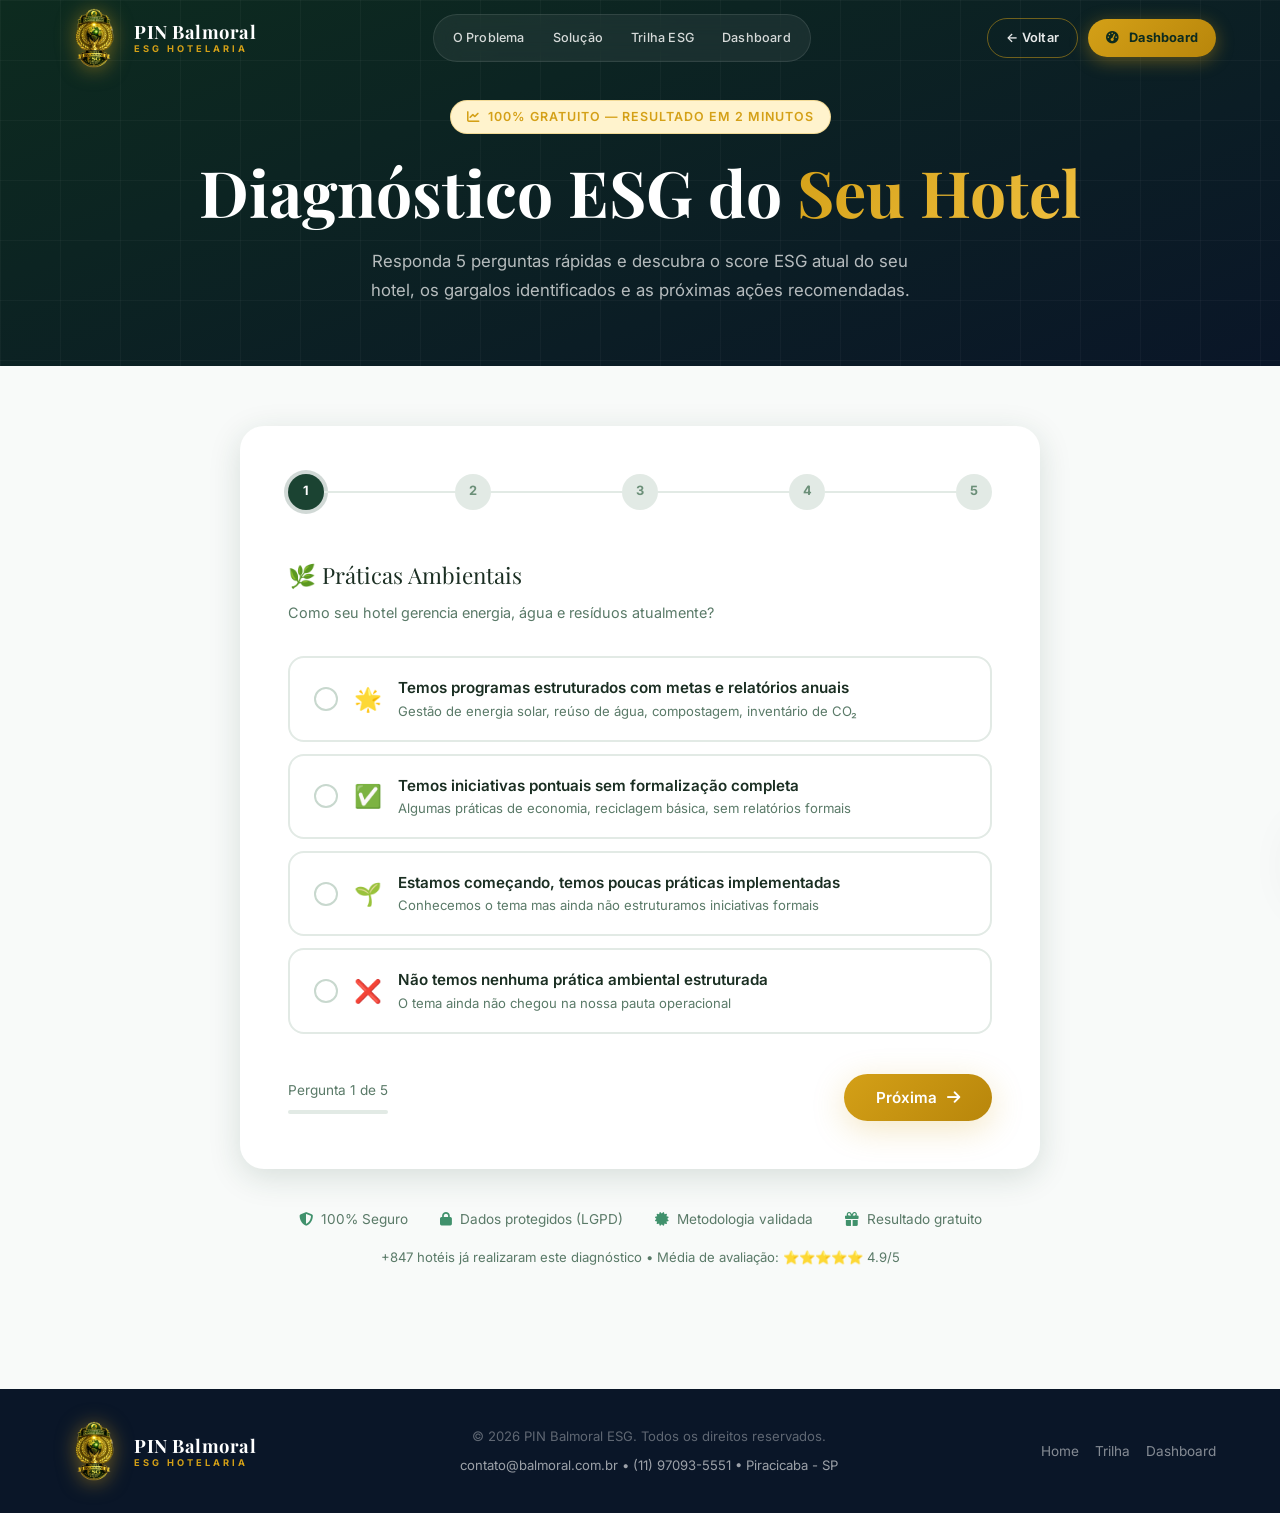
<file: diagnostico.html>
<!DOCTYPE html>
<html lang="pt-BR">
<head>
  <meta charset="UTF-8" />
  <meta name="viewport" content="width=device-width, initial-scale=1.0" />
  <title>Diagnóstico ESG Gratuito — PIN Balmoral ESG</title>
  <link rel="preconnect" href="https://fonts.googleapis.com" />
  <link href="https://fonts.googleapis.com/css2?family=Inter:wght@300;400;500;600;700;800;900&family=Playfair+Display:ital,wght@0,400;0,600;0,700;1,400;1,600&display=swap" rel="stylesheet" />
  <link rel="stylesheet" href="https://cdnjs.cloudflare.com/ajax/libs/font-awesome/6.5.0/css/all.min.css" />
  <link rel="stylesheet" href="css/style.css?v=5" />
  <style>
    @keyframes shake {
      0%,100%{transform:translateX(0)} 20%,60%{transform:translateX(-8px)} 40%,80%{transform:translateX(8px)}
    }
    .diag-step { display: none; }
    .diag-step.active { display: block; animation: fadeInUp 0.5s ease; }
  </style>
</head>
<body style="background:var(--off-white);">

<!-- NAVBAR -->
<nav class="navbar scrolled" id="navbar">
  <div class="container">
    <div class="navbar-inner">
      <a href="index.html" class="navbar-logo">
        <div class="logo-icon">
          <img src="assets/logo-selo-verde-balmoralesg.png" alt="Selo Verde ESG Balmoral" />
        </div>
        <div class="logo-text">
          <span class="logo-main">PIN Balmoral</span>
          <span class="logo-sub">ESG Hotelaria</span>
        </div>
      </a>
      <ul class="navbar-links" id="navLinks">
        <li><a href="index.html#problema">O Problema</a></li>
        <li><a href="index.html#solucao">Solução</a></li>
        <li><a href="trilha.html">Trilha ESG</a></li>
        <li><a href="dashboard.html">Dashboard</a></li>
      </ul>
      <div class="navbar-cta">
        <a href="index.html" class="btn btn-outline btn-sm">← Voltar</a>
        <a href="dashboard.html" class="btn btn-primary btn-sm"><i class="fa-solid fa-gauge-high"></i> Dashboard</a>
      </div>
      <div class="hamburger" id="hamburger"><span></span><span></span><span></span></div>
    </div>
  </div>
</nav>

<!-- DIAG HERO -->
<section style="background:linear-gradient(160deg,var(--green-dark),var(--navy)); padding:100px 0 60px; text-align:center; position:relative; overflow:hidden;">
  <div class="hero-grid"></div>
  <div class="container" style="position:relative; z-index:1;">
    <span class="badge badge-gold" style="margin-bottom:20px; display:inline-flex;"><i class="fa-solid fa-chart-line"></i> 100% Gratuito — Resultado em 2 minutos</span>
    <h1 style="color:var(--white); margin-bottom:16px;">Diagnóstico ESG do <span style="background:linear-gradient(135deg,var(--gold),var(--gold-light));-webkit-background-clip:text;-webkit-text-fill-color:transparent;background-clip:text;">Seu Hotel</span></h1>
    <p style="color:rgba(255,255,255,0.7); max-width:560px; margin:0 auto; font-size:1.05rem;">Responda 5 perguntas rápidas e descubra o score ESG atual do seu hotel, os gargalos identificados e as próximas ações recomendadas.</p>
  </div>
</section>

<!-- DIAG FORM -->
<section class="diag-section section-padding-sm">
  <div class="container">
    <div class="diag-card animate-on-scroll">

      <!-- Step Indicator -->
      <div class="steps-indicator">
        <div class="step-dot active" id="stepDot0">1</div>
        <div class="step-line" id="stepLine0"></div>
        <div class="step-dot pending" id="stepDot1">2</div>
        <div class="step-line" id="stepLine1"></div>
        <div class="step-dot pending" id="stepDot2">3</div>
        <div class="step-line" id="stepLine2"></div>
        <div class="step-dot pending" id="stepDot3">4</div>
        <div class="step-line" id="stepLine3"></div>
        <div class="step-dot pending" id="stepDot4">5</div>
      </div>

      <!-- STEP 0: Ambiental -->
      <div class="diag-step active" data-step="0">
        <div class="diag-question">🌿 Práticas Ambientais</div>
        <div class="diag-question-sub">Como seu hotel gerencia energia, água e resíduos atualmente?</div>
        <div class="diag-options">
          <div class="diag-option" data-value="a">
            <div class="diag-option-marker"></div>
            <div class="diag-option-icon">🌟</div>
            <div>
              <div class="diag-option-label">Temos programas estruturados com metas e relatórios anuais</div>
              <div class="diag-option-sub">Gestão de energia solar, reúso de água, compostagem, inventário de CO₂</div>
            </div>
          </div>
          <div class="diag-option" data-value="b">
            <div class="diag-option-marker"></div>
            <div class="diag-option-icon">✅</div>
            <div>
              <div class="diag-option-label">Temos iniciativas pontuais sem formalização completa</div>
              <div class="diag-option-sub">Algumas práticas de economia, reciclagem básica, sem relatórios formais</div>
            </div>
          </div>
          <div class="diag-option" data-value="c">
            <div class="diag-option-marker"></div>
            <div class="diag-option-icon">🌱</div>
            <div>
              <div class="diag-option-label">Estamos começando, temos poucas práticas implementadas</div>
              <div class="diag-option-sub">Conhecemos o tema mas ainda não estruturamos iniciativas formais</div>
            </div>
          </div>
          <div class="diag-option" data-value="d">
            <div class="diag-option-marker"></div>
            <div class="diag-option-icon">❌</div>
            <div>
              <div class="diag-option-label">Não temos nenhuma prática ambiental estruturada</div>
              <div class="diag-option-sub">O tema ainda não chegou na nossa pauta operacional</div>
            </div>
          </div>
        </div>
        <div class="diag-nav">
          <div>
            <div class="diag-progress-text" id="diagProgressText">Pergunta 1 de 5</div>
            <div class="diag-progress-bar"><div class="diag-progress-fill" id="diagProgressFill" style="width:0%;"></div></div>
          </div>
          <button class="btn btn-primary btn-next" data-step="0">
            Próxima <i class="fa-solid fa-arrow-right"></i>
          </button>
        </div>
      </div>

      <!-- STEP 1: Social -->
      <div class="diag-step" data-step="1">
        <div class="diag-question">🤝 Gestão Social e Pessoas</div>
        <div class="diag-question-sub">Como seu hotel trata a questão de diversidade, inclusão e relação com a comunidade?</div>
        <div class="diag-options">
          <div class="diag-option" data-value="a">
            <div class="diag-option-marker"></div>
            <div class="diag-option-icon">🌟</div>
            <div>
              <div class="diag-option-label">Temos políticas formais de DEI e programas comunitários ativos</div>
              <div class="diag-option-sub">Política de diversidade escrita, canal de denúncias, parcerias com comunidade local</div>
            </div>
          </div>
          <div class="diag-option" data-value="b">
            <div class="diag-option-marker"></div>
            <div class="diag-option-icon">✅</div>
            <div>
              <div class="diag-option-label">Nos preocupamos com o tema mas sem políticas formalizadas</div>
              <div class="diag-option-sub">Boas práticas informais, contratação local, respeito às leis trabalhistas</div>
            </div>
          </div>
          <div class="diag-option" data-value="c">
            <div class="diag-option-marker"></div>
            <div class="diag-option-icon">🌱</div>
            <div>
              <div class="diag-option-label">Cumprimos apenas o legal trabalhista, sem programas extras</div>
              <div class="diag-option-sub">Seguimos a CLT, mas não temos ações de diversidade ou impacto social</div>
            </div>
          </div>
          <div class="diag-option" data-value="d">
            <div class="diag-option-marker"></div>
            <div class="diag-option-icon">❌</div>
            <div>
              <div class="diag-option-label">Nunca abordamos diversidade ou impacto social formalmente</div>
              <div class="diag-option-sub">Não é uma prioridade no nosso modelo de gestão atual</div>
            </div>
          </div>
        </div>
        <div class="diag-nav">
          <button class="btn btn-outline-green btn-back">
            <i class="fa-solid fa-arrow-left"></i> Anterior
          </button>
          <button class="btn btn-primary btn-next" data-step="1">
            Próxima <i class="fa-solid fa-arrow-right"></i>
          </button>
        </div>
      </div>

      <!-- STEP 2: Governança -->
      <div class="diag-step" data-step="2">
        <div class="diag-question">⚖️ Governança e Transparência</div>
        <div class="diag-question-sub">Seu hotel possui estrutura de governança corporativa e divulga informações aos stakeholders?</div>
        <div class="diag-options">
          <div class="diag-option" data-value="a">
            <div class="diag-option-marker"></div>
            <div class="diag-option-icon">🌟</div>
            <div>
              <div class="diag-option-label">Temos relatório ESG/Sustentabilidade publicado, compliance e auditoria</div>
              <div class="diag-option-sub">Relatório GRI ou similar, código de ética, canal de denúncias, LGPD implementada</div>
            </div>
          </div>
          <div class="diag-option" data-value="b">
            <div class="diag-option-marker"></div>
            <div class="diag-option-icon">✅</div>
            <div>
              <div class="diag-option-label">Temos controles internos básicos e conformidade regulatória</div>
              <div class="diag-option-sub">Auditoria contábil, conformidade fiscal e trabalhista, mas sem relatório ESG</div>
            </div>
          </div>
          <div class="diag-option" data-value="c">
            <div class="diag-option-marker"></div>
            <div class="diag-option-icon">🌱</div>
            <div>
              <div class="diag-option-label">Gestão familiar/informal — pouca estrutura de governança</div>
              <div class="diag-option-sub">Decisões centralizadas, sem processos formais de prestação de contas</div>
            </div>
          </div>
          <div class="diag-option" data-value="d">
            <div class="diag-option-marker"></div>
            <div class="diag-option-icon">❌</div>
            <div>
              <div class="diag-option-label">Não temos estrutura de governança além do básico legal</div>
              <div class="diag-option-sub">Sem relatórios, sem compliance estruturado, sem políticas formais</div>
            </div>
          </div>
        </div>
        <div class="diag-nav">
          <button class="btn btn-outline-green btn-back">
            <i class="fa-solid fa-arrow-left"></i> Anterior
          </button>
          <button class="btn btn-primary btn-next" data-step="2">
            Próxima <i class="fa-solid fa-arrow-right"></i>
          </button>
        </div>
      </div>

      <!-- STEP 3: Crédito -->
      <div class="diag-step" data-step="3">
        <div class="diag-question">🏦 Acesso a Crédito e Relacionamento com Bancos</div>
        <div class="diag-question-sub">Seu hotel já foi impactado por exigências ESG em processos de crédito ou financiamento?</div>
        <div class="diag-options">
          <div class="diag-option" data-value="a">
            <div class="diag-option-marker"></div>
            <div class="diag-option-icon">💚</div>
            <div>
              <div class="diag-option-label">Já acessamos linhas ESG com taxas diferenciadas</div>
              <div class="diag-option-sub">Temos financiamento verde ativo, boa relação com bancos públicos e privados</div>
            </div>
          </div>
          <div class="diag-option" data-value="b">
            <div class="diag-option-marker"></div>
            <div class="diag-option-icon">🟡</div>
            <div>
              <div class="diag-option-label">Nunca tentamos linha ESG mas não tivemos problemas de crédito</div>
              <div class="diag-option-sub">Crédito convencional disponível, mas não otimizado para ESG</div>
            </div>
          </div>
          <div class="diag-option" data-value="c">
            <div class="diag-option-marker"></div>
            <div class="diag-option-icon">🟠</div>
            <div>
              <div class="diag-option-label">Sentimos dificuldades em crédito mas não sabemos se é por ESG</div>
              <div class="diag-option-sub">Taxas altas, exigências crescentes, processo de aprovação mais lento</div>
            </div>
          </div>
          <div class="diag-option" data-value="d">
            <div class="diag-option-marker"></div>
            <div class="diag-option-icon">🔴</div>
            <div>
              <div class="diag-option-label">Já tivemos crédito negado ou restringido por falta de ESG</div>
              <div class="diag-option-sub">O banco explicitamente pediu comprovação ESG que não pudemos fornecer</div>
            </div>
          </div>
        </div>
        <div class="diag-nav">
          <button class="btn btn-outline-green btn-back">
            <i class="fa-solid fa-arrow-left"></i> Anterior
          </button>
          <button class="btn btn-primary btn-next" data-step="3">
            Próxima <i class="fa-solid fa-arrow-right"></i>
          </button>
        </div>
      </div>

      <!-- STEP 4: Relatórios -->
      <div class="diag-step" data-step="4">
        <div class="diag-question">📊 Relatórios e Comunicação ESG</div>
        <div class="diag-question-sub">Como seu hotel comunica suas práticas sustentáveis para o mercado e stakeholders?</div>
        <div class="diag-options">
          <div class="diag-option" data-value="a">
            <div class="diag-option-marker"></div>
            <div class="diag-option-icon">🌟</div>
            <div>
              <div class="diag-option-label">Publicamos relatório ESG anual e divulgamos em todos os canais</div>
              <div class="diag-option-sub">Relatório GRI no site, selos nas OTAs, comunicação ativa nas redes sociais</div>
            </div>
          </div>
          <div class="diag-option" data-value="b">
            <div class="diag-option-marker"></div>
            <div class="diag-option-icon">✅</div>
            <div>
              <div class="diag-option-label">Comunicamos algumas práticas mas sem relatório estruturado</div>
              <div class="diag-option-sub">Posts esporádicos, selos de alguns programas, sem relatório formal</div>
            </div>
          </div>
          <div class="diag-option" data-value="c">
            <div class="diag-option-marker"></div>
            <div class="diag-option-icon">🌱</div>
            <div>
              <div class="diag-option-label">Não comunicamos nossas práticas sistematicamente</div>
              <div class="diag-option-sub">Fazemos coisas mas não sabemos como comunicar de forma estruturada</div>
            </div>
          </div>
          <div class="diag-option" data-value="d">
            <div class="diag-option-marker"></div>
            <div class="diag-option-icon">❌</div>
            <div>
              <div class="diag-option-label">Não temos nada estruturado sobre comunicação ESG</div>
              <div class="diag-option-sub">Nunca abordamos isso internamente ou externamente</div>
            </div>
          </div>
        </div>
        <div class="diag-nav">
          <button class="btn btn-outline-green btn-back">
            <i class="fa-solid fa-arrow-left"></i> Anterior
          </button>
          <button class="btn btn-primary btn-next" data-step="4">
            <i class="fa-solid fa-chart-pie"></i> Ver Meu Resultado
          </button>
        </div>
      </div>

      <!-- RESULTADO -->
      <div class="diag-step" id="diagResult" style="display:none; text-align:center;">
        <div style="margin-bottom:12px;">
          <span class="badge badge-gold"><i class="fa-solid fa-chart-pie"></i> Diagnóstico Concluído</span>
        </div>

        <canvas id="resultChart" width="200" height="200" style="display:block;margin:0 auto 20px;"></canvas>

        <div class="result-title" id="resultLevel">Analisando seu resultado...</div>
        <div class="result-desc" id="resultDesc" style="max-width:560px; margin:0 auto 32px;"></div>

        <!-- Breakdown -->
        <div class="result-breakdown" style="max-width:480px; margin:0 auto 32px; text-align:left;">
          <div class="breakdown-item">
            <div class="breakdown-label">
              <span>🌿 Ambiental</span>
              <span id="resultEScore">—</span>
            </div>
            <div class="breakdown-bar">
              <div class="breakdown-fill fill-e" id="fillE" style="width:0%;"></div>
            </div>
          </div>
          <div class="breakdown-item">
            <div class="breakdown-label">
              <span>🤝 Social</span>
              <span id="resultSScore">—</span>
            </div>
            <div class="breakdown-bar">
              <div class="breakdown-fill fill-s" id="fillS" style="width:0%;"></div>
            </div>
          </div>
          <div class="breakdown-item">
            <div class="breakdown-label">
              <span>⚖️ Governança</span>
              <span id="resultGScore">—</span>
            </div>
            <div class="breakdown-bar">
              <div class="breakdown-fill fill-g" id="fillG" style="width:0%;"></div>
            </div>
          </div>
        </div>

        <div style="background:var(--gray-100); border-radius:var(--radius-md); padding:24px; max-width:480px; margin:0 auto 32px; text-align:left; border:1px solid var(--gray-200);">
          <div style="font-weight:700; color:var(--text-dark); margin-bottom:12px; font-size:0.95rem;">📋 Próximos Passos Recomendados:</div>
          <div style="display:grid; gap:10px;">
            <div style="display:flex; gap:10px; font-size:0.88rem; color:var(--text-mid); align-items:flex-start;">
              <i class="fa-solid fa-circle-1" style="color:var(--gold); flex-shrink:0; margin-top:2px;"></i>
              Acesse a Trilha ESG Balmoral e inicie pelos módulos com menor score
            </div>
            <div style="display:flex; gap:10px; font-size:0.88rem; color:var(--text-mid); align-items:flex-start;">
              <i class="fa-solid fa-circle-2" style="color:var(--gold); flex-shrink:0; margin-top:2px;"></i>
              Agende uma consultoria gratuita com nossos especialistas
            </div>
            <div style="display:flex; gap:10px; font-size:0.88rem; color:var(--text-mid); align-items:flex-start;">
              <i class="fa-solid fa-circle-3" style="color:var(--gold); flex-shrink:0; margin-top:2px;"></i>
              Conheça as linhas de crédito ESG disponíveis para seu perfil de hotel
            </div>
          </div>
        </div>

        <div style="font-size:1.5rem; font-weight:700; color:var(--text-dark);">Score Total: <span id="resultTotalScore" style="color:var(--green-deep);">—</span>%</div>

        <div class="result-actions" style="margin-top:28px;">
          <a href="trilha.html" class="btn btn-primary btn-lg">
            <i class="fa-solid fa-route"></i> Iniciar Trilha ESG Agora
          </a>
          <a href="dashboard.html" class="btn btn-secondary">
            <i class="fa-solid fa-gauge-high"></i> Ver Dashboard
          </a>
          <button class="btn btn-outline-green" id="restartDiag">
            <i class="fa-solid fa-rotate-right"></i> Refazer
          </button>
        </div>
      </div>

    </div>

    <!-- Trust Signals -->
    <div style="text-align:center; margin-top:40px;" class="animate-on-scroll">
      <div style="display:flex; justify-content:center; gap:32px; flex-wrap:wrap; margin-bottom:16px;">
        <div style="display:flex; align-items:center; gap:8px; color:var(--text-light); font-size:0.85rem;">
          <i class="fa-solid fa-shield-halved" style="color:var(--green-med);"></i> 100% Seguro
        </div>
        <div style="display:flex; align-items:center; gap:8px; color:var(--text-light); font-size:0.85rem;">
          <i class="fa-solid fa-lock" style="color:var(--green-med);"></i> Dados protegidos (LGPD)
        </div>
        <div style="display:flex; align-items:center; gap:8px; color:var(--text-light); font-size:0.85rem;">
          <i class="fa-solid fa-certificate" style="color:var(--green-med);"></i> Metodologia validada
        </div>
        <div style="display:flex; align-items:center; gap:8px; color:var(--text-light); font-size:0.85rem;">
          <i class="fa-solid fa-gift" style="color:var(--green-med);"></i> Resultado gratuito
        </div>
      </div>
      <p style="font-size:0.82rem; color:var(--text-light);">+847 hotéis já realizaram este diagnóstico • Média de avaliação: ⭐⭐⭐⭐⭐ 4.9/5</p>
    </div>
  </div>
</section>

<!-- FOOTER compact -->
<footer style="background:var(--navy); padding:32px 0; margin-top:60px;">
  <div class="container">
    <div style="display:flex; justify-content:space-between; align-items:center; flex-wrap:wrap; gap:16px;">
      <div class="navbar-logo">
        <div class="logo-icon">
          <img src="assets/logo-selo-verde-balmoralesg.png" alt="Selo Verde ESG Balmoral" />
        </div>
        <div class="logo-text">
          <span class="logo-main">PIN Balmoral</span>
          <span class="logo-sub">ESG Hotelaria</span>
        </div>
      </div>
      <div style="display:flex; flex-direction:column; gap:6px; text-align:center;">
        <p style="color:rgba(255,255,255,0.35); font-size:0.82rem; margin:0;">© 2026 PIN Balmoral ESG. Todos os direitos reservados.</p>
        <p style="color:rgba(255,255,255,0.6); font-size:0.82rem; margin:0;">contato@balmoral.com.br • (11) 97093-5551 • Piracicaba - SP</p>
      </div>
      <div style="display:flex; gap:16px;">
        <a href="index.html" style="color:rgba(255,255,255,0.5);font-size:0.85rem;">Home</a>
        <a href="trilha.html" style="color:rgba(255,255,255,0.5);font-size:0.85rem;">Trilha</a>
        <a href="dashboard.html" style="color:rgba(255,255,255,0.5);font-size:0.85rem;">Dashboard</a>
      </div>
    </div>
  </div>
</footer>

<div class="toast" id="toastMsg"><i class="fa-solid fa-check-circle"></i></div>

<script src="js/main.js"></script>
<script src="js/diagnostico.js"></script>
</body>
</html>
</file>
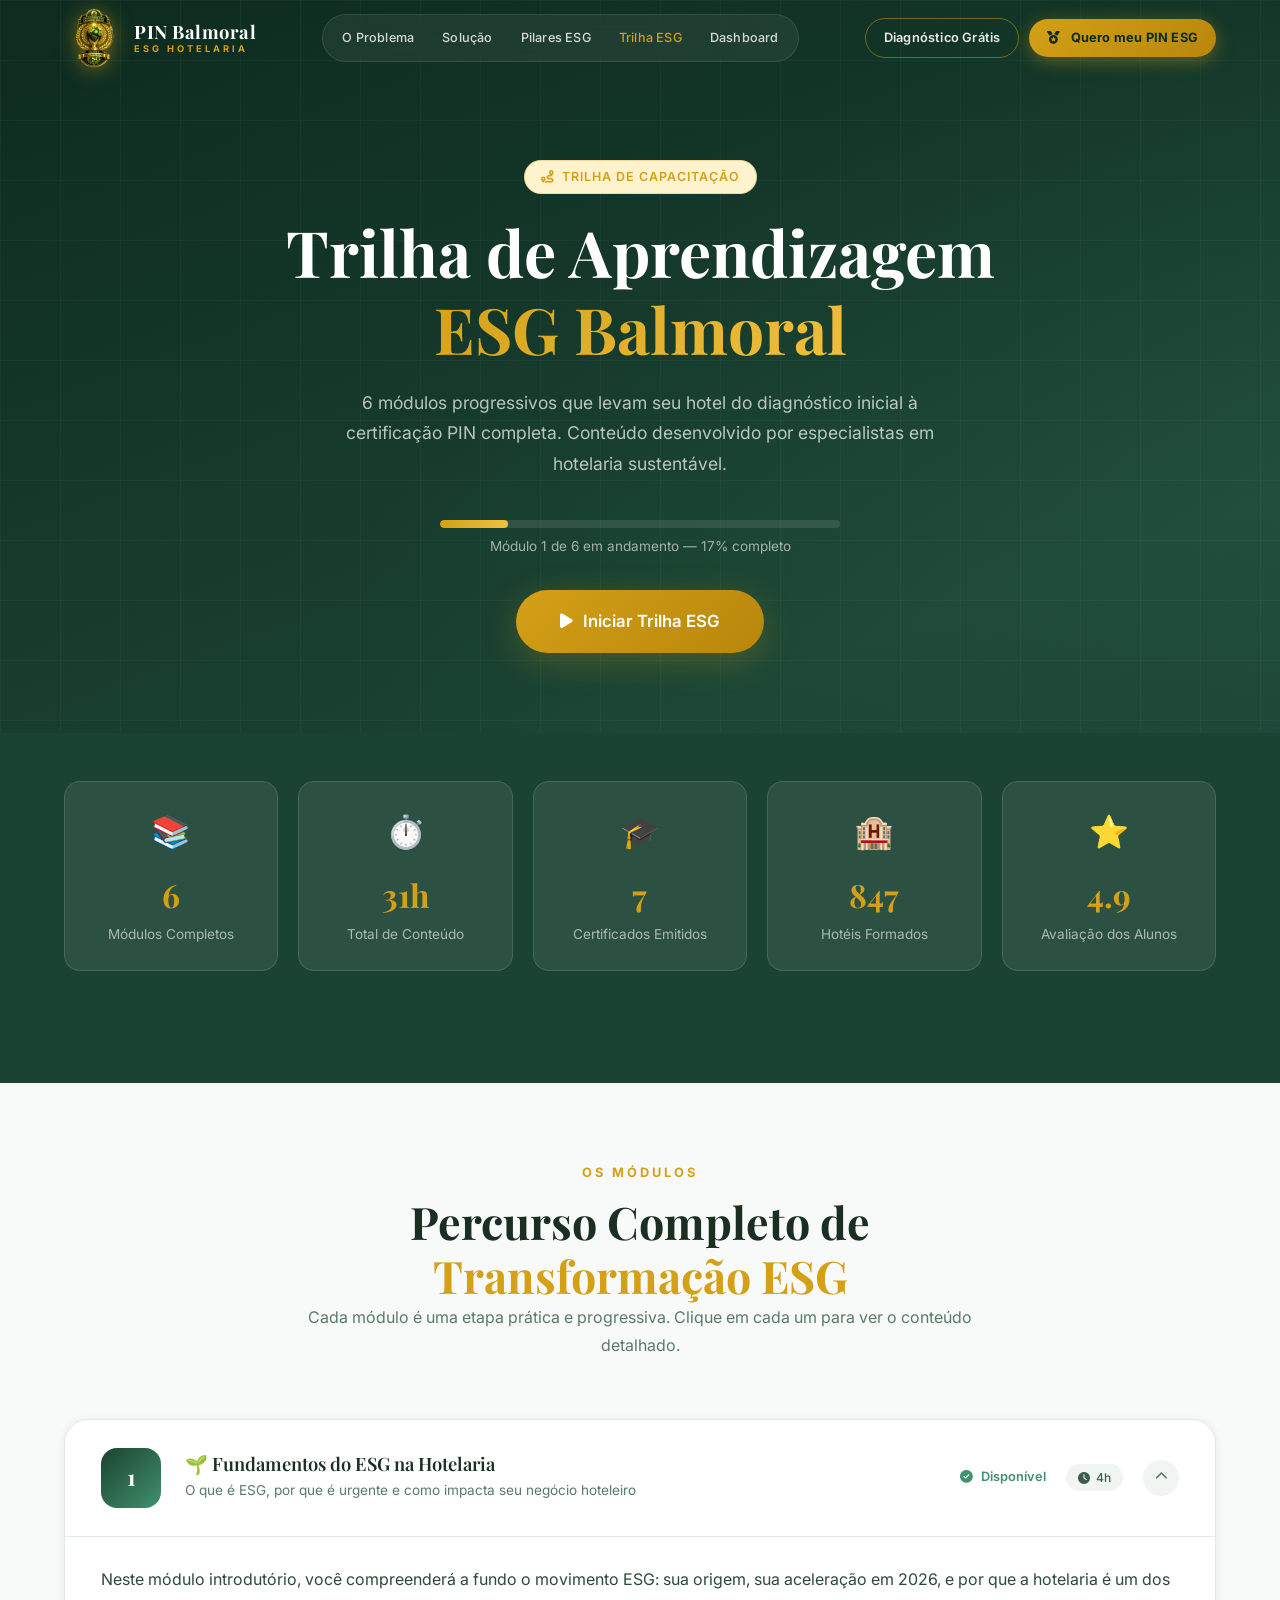
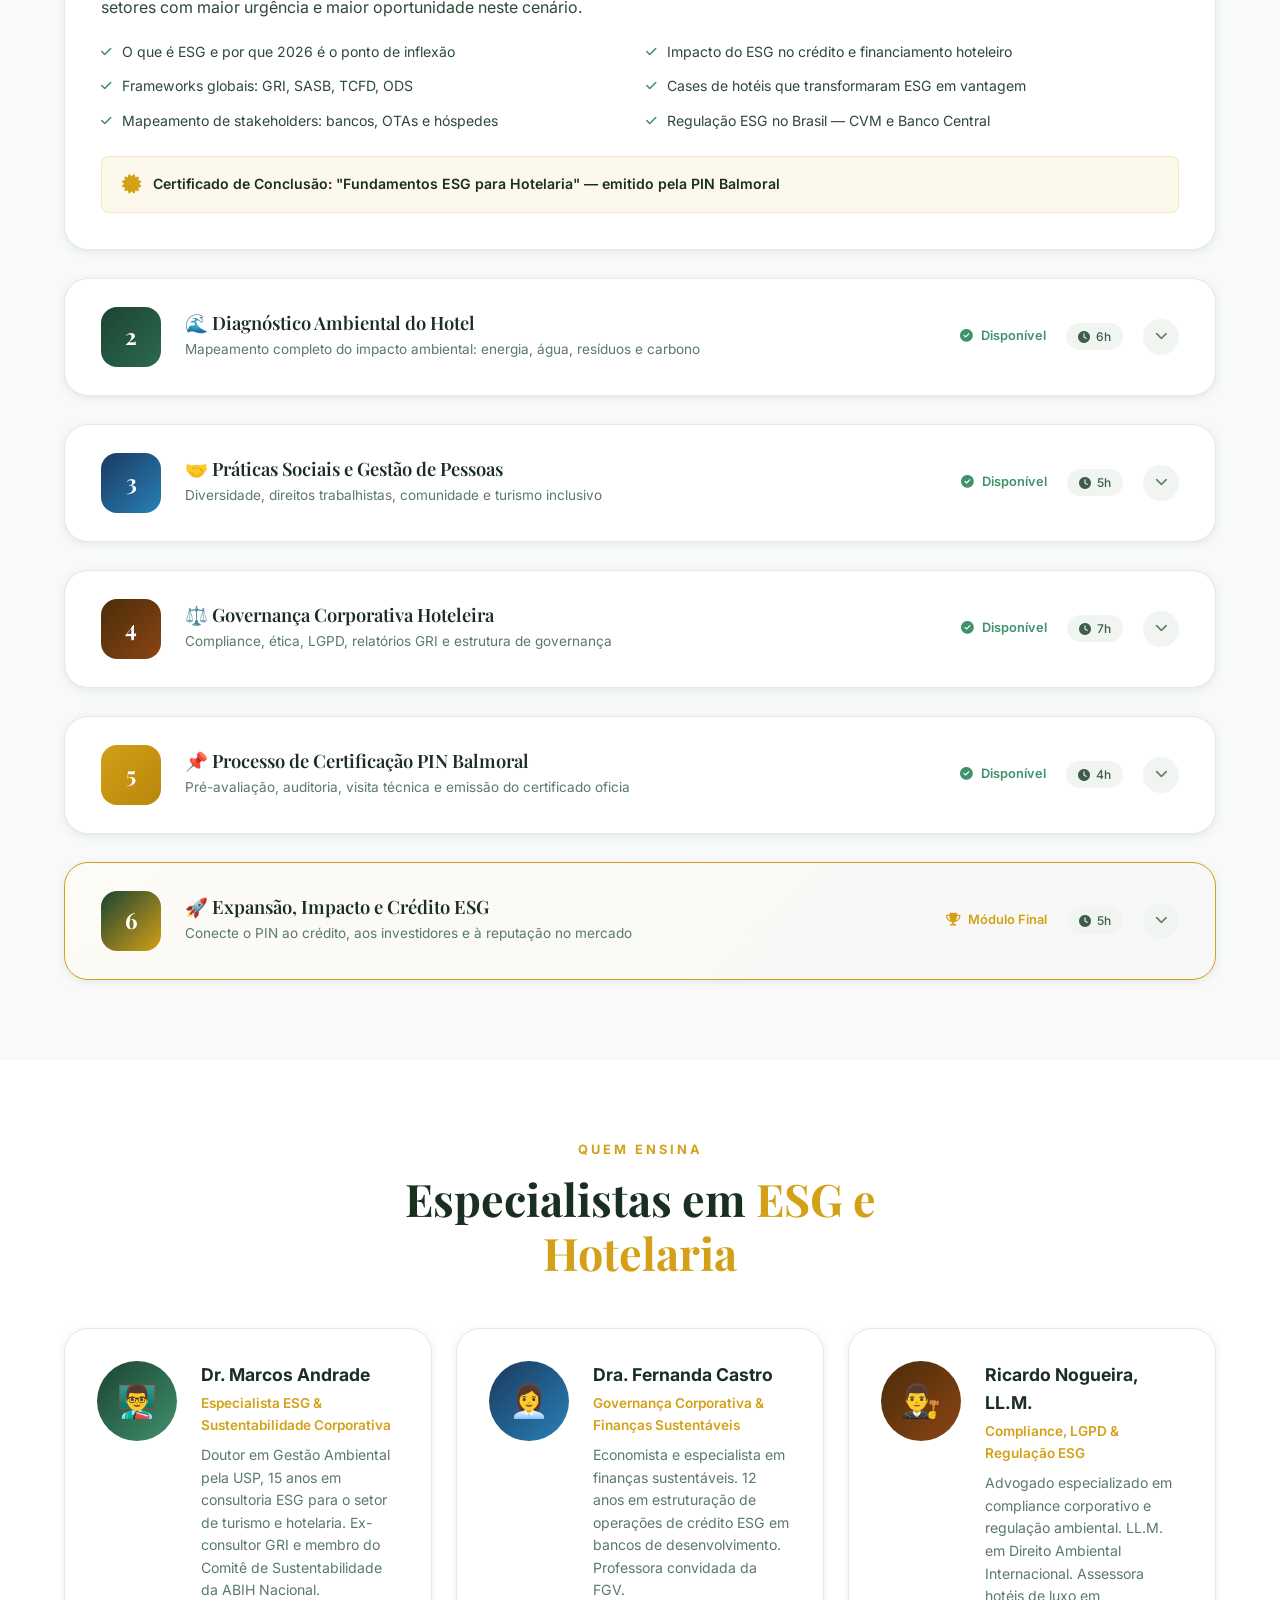
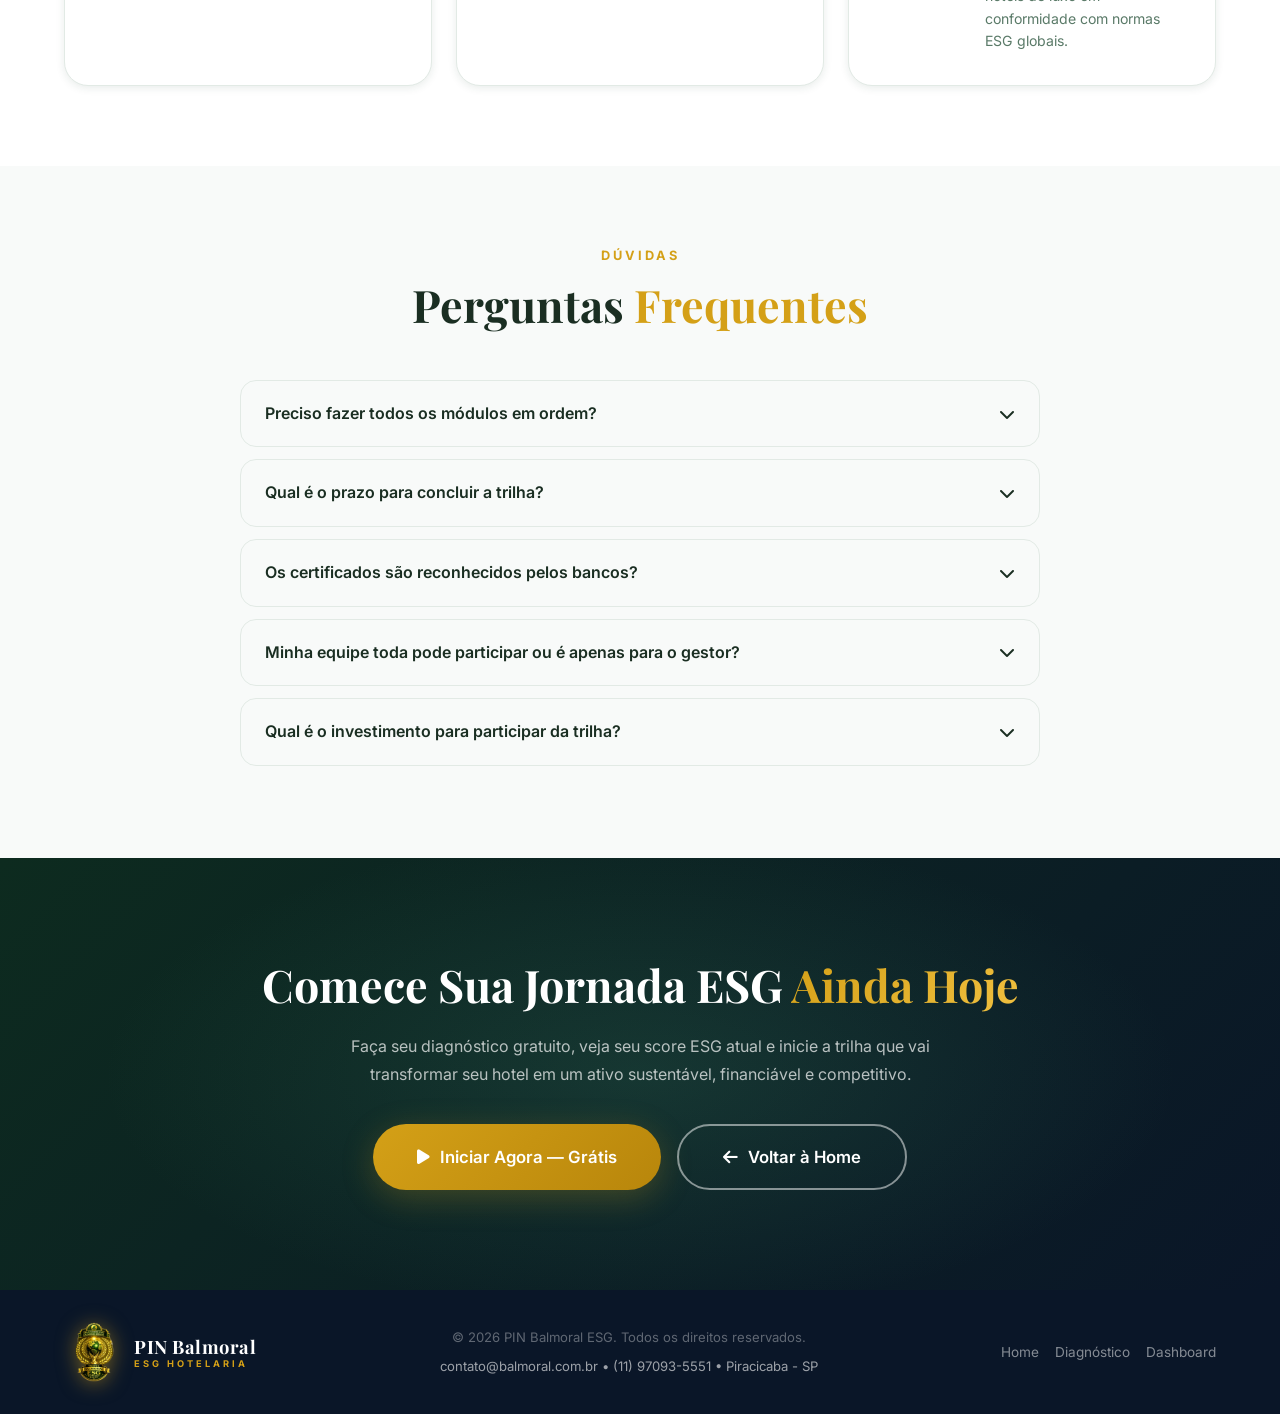
<file: trilha.html>
<!DOCTYPE html>
<html lang="pt-BR">
<head>
  <meta charset="UTF-8" />
  <meta name="viewport" content="width=device-width, initial-scale=1.0" />
  <title>Trilha ESG Balmoral — Capacitação ESG para Hotelaria</title>
  <link rel="preconnect" href="https://fonts.googleapis.com" />
  <link href="https://fonts.googleapis.com/css2?family=Inter:wght@300;400;500;600;700;800;900&family=Playfair+Display:ital,wght@0,400;0,600;0,700;1,400;1,600&display=swap" rel="stylesheet" />
  <link rel="stylesheet" href="https://cdnjs.cloudflare.com/ajax/libs/font-awesome/6.5.0/css/all.min.css" />
  <link rel="stylesheet" href="css/style.css?v=5" />
  <style>
    .trilha-overview-grid { display: grid; grid-template-columns: repeat(auto-fit, minmax(200px,1fr)); gap: 20px; margin-bottom: 64px; }
    .overview-card { background: rgba(255,255,255,0.08); border: 1px solid rgba(255,255,255,0.12); border-radius: var(--radius-md); padding: 24px; text-align: center; }
    .overview-card .ov-icon { font-size: 2rem; margin-bottom: 12px; }
    .overview-card .ov-num  { font-family: var(--font-heading); font-size: 2rem; font-weight: 700; color: var(--gold); }
    .overview-card .ov-label { color: rgba(255,255,255,0.6); font-size: 0.85rem; margin-top: 4px; }
    .module-status { display: flex; align-items: center; gap: 8px; font-size: 0.8rem; font-weight: 600; }
    .module-status.disponivel { color: var(--green-med); }
    .module-status.bloqueado  { color: var(--gray-500); }
    .module-status.concluido  { color: var(--gold); }
    .faq-item { border: 1px solid var(--gray-200); border-radius: var(--radius-md); overflow: hidden; margin-bottom: 12px; }
    .faq-q { padding: 20px 24px; cursor: pointer; display: flex; justify-content: space-between; align-items: center; font-weight: 600; color: var(--text-dark); transition: background 0.3s; }
    .faq-q:hover { background: var(--gray-100); }
    .faq-a { padding: 0 24px; max-height: 0; overflow: hidden; transition: max-height 0.4s ease, padding 0.3s; }
    .faq-a.open { max-height: 300px; padding: 0 24px 20px; }
    .faq-a p { font-size: 0.92rem; }
    .instructor-card { background: var(--white); border-radius: var(--radius-lg); padding: 32px; box-shadow: var(--shadow-sm); border: 1px solid var(--gray-200); display: flex; gap: 24px; align-items: flex-start; }
    .instructor-avatar { width: 80px; height: 80px; border-radius: 50%; display: flex; align-items: center; justify-content: center; font-size: 2rem; flex-shrink: 0; }
    .instructor-name { font-size: 1.1rem; font-weight: 700; color: var(--text-dark); margin-bottom: 4px; }
    .instructor-role { font-size: 0.85rem; color: var(--gold); font-weight: 600; margin-bottom: 8px; }
    .instructor-bio  { font-size: 0.88rem; color: var(--text-light); }
  </style>
</head>
<body>

<!-- NAVBAR -->
<nav class="navbar scrolled" id="navbar">
  <div class="container">
    <div class="navbar-inner">
      <a href="index.html" class="navbar-logo">
        <div class="logo-icon">
          <img src="assets/logo-selo-verde-balmoralesg.png" alt="Selo Verde ESG Balmoral" />
        </div>
        <div class="logo-text">
          <span class="logo-main">PIN Balmoral</span>
          <span class="logo-sub">ESG Hotelaria</span>
        </div>
      </a>
      <ul class="navbar-links" id="navLinks">
        <li><a href="index.html#problema">O Problema</a></li>
        <li><a href="index.html#solucao">Solução</a></li>
        <li><a href="index.html#pilares">Pilares ESG</a></li>
        <li><a href="trilha.html" style="color:var(--gold);">Trilha ESG</a></li>
        <li><a href="dashboard.html">Dashboard</a></li>
      </ul>
      <div class="navbar-cta">
        <a href="diagnostico.html" class="btn btn-outline btn-sm">Diagnóstico Grátis</a>
        <a href="diagnostico.html" class="btn btn-primary btn-sm"><i class="fa-solid fa-medal"></i> Quero meu PIN ESG</a>
      </div>
      <div class="hamburger" id="hamburger"><span></span><span></span><span></span></div>
    </div>
  </div>
</nav>

<!-- PAGE HERO -->
<section class="page-hero" id="hero">
  <div class="hero-bg"></div>
  <div class="hero-grid"></div>
  <div class="container">
    <div class="page-hero-content">
      <span class="badge badge-gold" style="margin-bottom:20px; display:inline-flex;"><i class="fa-solid fa-route"></i> Trilha de Capacitação</span>
      <h1>Trilha de Aprendizagem<br><span style="background:linear-gradient(135deg,var(--gold),var(--gold-light));-webkit-background-clip:text;-webkit-text-fill-color:transparent;background-clip:text;">ESG Balmoral</span></h1>
      <p>6 módulos progressivos que levam seu hotel do diagnóstico inicial à certificação PIN completa. Conteúdo desenvolvido por especialistas em hotelaria sustentável.</p>

      <div style="max-width:440px; margin:0 auto 32px;">
        <div class="trilha-progress-bar">
          <div class="trilha-progress-fill" id="trilhaProgressFill" style="width:0%;"></div>
        </div>
        <div class="trilha-progress-text" id="trilhaProgressText">Inicie sua jornada e acompanhe seu progresso</div>
      </div>

      <a href="diagnostico.html" class="btn btn-primary btn-lg">
        <i class="fa-solid fa-play"></i> Iniciar Trilha ESG
      </a>
    </div>
  </div>
</section>

<!-- OVERVIEW STATS -->
<section style="background:var(--green-deep); padding:48px 0;">
  <div class="container">
    <div class="trilha-overview-grid">
      <div class="overview-card animate-on-scroll">
        <div class="ov-icon">📚</div>
        <div class="ov-num">6</div>
        <div class="ov-label">Módulos Completos</div>
      </div>
      <div class="overview-card animate-on-scroll delay-1">
        <div class="ov-icon">⏱️</div>
        <div class="ov-num">31h</div>
        <div class="ov-label">Total de Conteúdo</div>
      </div>
      <div class="overview-card animate-on-scroll delay-2">
        <div class="ov-icon">🎓</div>
        <div class="ov-num">7</div>
        <div class="ov-label">Certificados Emitidos</div>
      </div>
      <div class="overview-card animate-on-scroll delay-3">
        <div class="ov-icon">🏨</div>
        <div class="ov-num">847</div>
        <div class="ov-label">Hotéis Formados</div>
      </div>
      <div class="overview-card animate-on-scroll delay-4">
        <div class="ov-icon">⭐</div>
        <div class="ov-num">4.9</div>
        <div class="ov-label">Avaliação dos Alunos</div>
      </div>
    </div>
  </div>
</section>

<!-- MODULES FULL -->
<section style="background:var(--off-white); padding:80px 0;" id="modulos">
  <div class="container">
    <div style="text-align:center; max-width:700px; margin:0 auto 60px;" class="animate-on-scroll">
      <span class="section-label">Os Módulos</span>
      <h2>Percurso Completo de <span class="text-gold">Transformação ESG</span></h2>
      <p>Cada módulo é uma etapa prática e progressiva. Clique em cada um para ver o conteúdo detalhado.</p>
    </div>

    <div class="trilha-modules-full">
      <!-- Módulo 1 -->
      <div class="trilha-module-full animate-on-scroll delay-1">
        <div class="module-header" onclick="toggleModule(this)">
          <div class="module-number-badge">1</div>
          <div class="module-header-text">
            <h3>🌱 Fundamentos do ESG na Hotelaria</h3>
            <p>O que é ESG, por que é urgente e como impacta seu negócio hoteleiro</p>
          </div>
          <div class="module-header-meta">
            <span class="module-status disponivel"><i class="fa-solid fa-circle-check"></i> Disponível</span>
            <span class="module-tag"><i class="fa-solid fa-clock"></i> 4h</span>
            <button class="module-expand-btn"><i class="fa-solid fa-chevron-down"></i></button>
          </div>
        </div>
        <div class="module-body">
          <p style="margin-bottom:20px; color:var(--text-mid);">Neste módulo introdutório, você compreenderá a fundo o movimento ESG: sua origem, sua aceleração em 2026, e por que a hotelaria é um dos setores com maior urgência e maior oportunidade neste cenário.</p>
          <div class="module-topics">
            <div class="topic-item"><i class="fa-solid fa-check"></i> O que é ESG e por que 2026 é o ponto de inflexão</div>
            <div class="topic-item"><i class="fa-solid fa-check"></i> Impacto do ESG no crédito e financiamento hoteleiro</div>
            <div class="topic-item"><i class="fa-solid fa-check"></i> Frameworks globais: GRI, SASB, TCFD, ODS</div>
            <div class="topic-item"><i class="fa-solid fa-check"></i> Cases de hotéis que transformaram ESG em vantagem</div>
            <div class="topic-item"><i class="fa-solid fa-check"></i> Mapeamento de stakeholders: bancos, OTAs e hóspedes</div>
            <div class="topic-item"><i class="fa-solid fa-check"></i> Regulação ESG no Brasil — CVM e Banco Central</div>
          </div>
          <div class="module-cert-badge">
            <i class="fa-solid fa-certificate"></i>
            <span>Certificado de Conclusão: "Fundamentos ESG para Hotelaria" — emitido pela PIN Balmoral</span>
          </div>
        </div>
      </div>

      <!-- Módulo 2 -->
      <div class="trilha-module-full animate-on-scroll delay-2">
        <div class="module-header" onclick="toggleModule(this)">
          <div class="module-number-badge" style="background:linear-gradient(135deg,#1B4332,#2D6A4F);">2</div>
          <div class="module-header-text">
            <h3>🌊 Diagnóstico Ambiental do Hotel</h3>
            <p>Mapeamento completo do impacto ambiental: energia, água, resíduos e carbono</p>
          </div>
          <div class="module-header-meta">
            <span class="module-status disponivel"><i class="fa-solid fa-circle-check"></i> Disponível</span>
            <span class="module-tag"><i class="fa-solid fa-clock"></i> 6h</span>
            <button class="module-expand-btn"><i class="fa-solid fa-chevron-down"></i></button>
          </div>
        </div>
        <div class="module-body">
          <p style="margin-bottom:20px; color:var(--text-mid);">O pilar Ambiental é o mais tangível e mensurável do ESG. Este módulo entrega ferramentas práticas para seu hotel inventariar seus impactos ambientais, definir metas e começar a redução com retorno financeiro imediato.</p>
          <div class="module-topics">
            <div class="topic-item"><i class="fa-solid fa-check"></i> Inventário de emissões GHG (Scope 1, 2 e 3)</div>
            <div class="topic-item"><i class="fa-solid fa-check"></i> Auditoria energética prática para hotéis</div>
            <div class="topic-item"><i class="fa-solid fa-check"></i> Gestão inteligente da água e tratamento</div>
            <div class="topic-item"><i class="fa-solid fa-check"></i> Plano de gestão de resíduos e compostagem</div>
            <div class="topic-item"><i class="fa-solid fa-check"></i> Energia solar e fontes renováveis — ROI hoteleiro</div>
            <div class="topic-item"><i class="fa-solid fa-check"></i> Compras sustentáveis e cadeia de fornecimento verde</div>
          </div>
          <div style="margin-top:16px; padding:16px; background:var(--gray-100); border-radius:var(--radius-sm);">
            <strong style="font-size:0.88rem; color:var(--text-dark);">📎 Materiais Incluídos:</strong>
            <p style="font-size:0.85rem; margin-top:4px;">Planilha de Inventário de CO₂ • Template de Auditoria Energética • Calculadora de Consumo de Água por UH • Guia de Fornecedores Sustentáveis</p>
          </div>
          <div class="module-cert-badge">
            <i class="fa-solid fa-certificate"></i>
            <span>Certificado: "Gestão Ambiental em Hotelaria" — válido para laudos financeiros ESG</span>
          </div>
        </div>
      </div>

      <!-- Módulo 3 -->
      <div class="trilha-module-full animate-on-scroll delay-3">
        <div class="module-header" onclick="toggleModule(this)">
          <div class="module-number-badge" style="background:linear-gradient(135deg,#1A3A5C,#2980B9);">3</div>
          <div class="module-header-text">
            <h3>🤝 Práticas Sociais e Gestão de Pessoas</h3>
            <p>Diversidade, direitos trabalhistas, comunidade e turismo inclusivo</p>
          </div>
          <div class="module-header-meta">
            <span class="module-status disponivel"><i class="fa-solid fa-circle-check"></i> Disponível</span>
            <span class="module-tag"><i class="fa-solid fa-clock"></i> 5h</span>
            <button class="module-expand-btn"><i class="fa-solid fa-chevron-down"></i></button>
          </div>
        </div>
        <div class="module-body">
          <p style="margin-bottom:20px; color:var(--text-mid);">O pilar Social envolve todos os que trabalham com e para o seu hotel. Implante políticas que protegem colaboradores, valorizam a comunidade local e constroem uma reputação interna e externa de respeito.</p>
          <div class="module-topics">
            <div class="topic-item"><i class="fa-solid fa-check"></i> Política de diversidade, equidade e inclusão (DEI)</div>
            <div class="topic-item"><i class="fa-solid fa-check"></i> Programa de saúde e segurança ocupacional</div>
            <div class="topic-item"><i class="fa-solid fa-check"></i> Combate ao trabalho análogo ao escravo na cadeia</div>
            <div class="topic-item"><i class="fa-solid fa-check"></i> Turismo acessível e inclusivo (PcD)</div>
            <div class="topic-item"><i class="fa-solid fa-check"></i> Engajamento com comunidades locais e artesãos</div>
            <div class="topic-item"><i class="fa-solid fa-check"></i> Indicadores sociais para relatórios ESG (GRI 400)</div>
          </div>
          <div class="module-cert-badge">
            <i class="fa-solid fa-certificate"></i>
            <span>Certificado: "Gestão Social e Responsabilidade em Hotelaria"</span>
          </div>
        </div>
      </div>

      <!-- Módulo 4 -->
      <div class="trilha-module-full animate-on-scroll delay-4">
        <div class="module-header" onclick="toggleModule(this)">
          <div class="module-number-badge" style="background:linear-gradient(135deg,#4A2C0A,#8B4513);">4</div>
          <div class="module-header-text">
            <h3>⚖️ Governança Corporativa Hoteleira</h3>
            <p>Compliance, ética, LGPD, relatórios GRI e estrutura de governança</p>
          </div>
          <div class="module-header-meta">
            <span class="module-status disponivel"><i class="fa-solid fa-circle-check"></i> Disponível</span>
            <span class="module-tag"><i class="fa-solid fa-clock"></i> 7h</span>
            <button class="module-expand-btn"><i class="fa-solid fa-chevron-down"></i></button>
          </div>
        </div>
        <div class="module-body">
          <p style="margin-bottom:20px; color:var(--text-mid);">Governança é o pilar mais valorizado por bancos e investidores. Estruture seu hotel com controles internos sólidos, relatórios transparentes e conformidade regulatória que aumentam substancialmente seu score de crédito.</p>
          <div class="module-topics">
            <div class="topic-item"><i class="fa-solid fa-check"></i> Estrutura de governança para hotéis (Conselho, Comitês)</div>
            <div class="topic-item"><i class="fa-solid fa-check"></i> Código de Ética e Canal de Denúncias</div>
            <div class="topic-item"><i class="fa-solid fa-check"></i> Conformidade LGPD para dados de hóspedes</div>
            <div class="topic-item"><i class="fa-solid fa-check"></i> Relatório ESG no padrão GRI (Core e Comprehensive)</div>
            <div class="topic-item"><i class="fa-solid fa-check"></i> TCFD: gestão de riscos climáticos no balanço</div>
            <div class="topic-item"><i class="fa-solid fa-check"></i> Preparação para auditoria independente ESG</div>
          </div>
          <div class="module-cert-badge">
            <i class="fa-solid fa-certificate"></i>
            <span>Certificado: "Governança ESG em Hotelaria" — aceito por auditores Big Four</span>
          </div>
        </div>
      </div>

      <!-- Módulo 5 -->
      <div class="trilha-module-full animate-on-scroll delay-5">
        <div class="module-header" onclick="toggleModule(this)">
          <div class="module-number-badge" style="background:linear-gradient(135deg,var(--gold),#B8860B);">5</div>
          <div class="module-header-text">
            <h3>📌 Processo de Certificação PIN Balmoral</h3>
            <p>Pré-avaliação, auditoria, visita técnica e emissão do certificado oficia</p>
          </div>
          <div class="module-header-meta">
            <span class="module-status disponivel"><i class="fa-solid fa-circle-check"></i> Disponível</span>
            <span class="module-tag"><i class="fa-solid fa-clock"></i> 4h</span>
            <button class="module-expand-btn"><i class="fa-solid fa-chevron-down"></i></button>
          </div>
        </div>
        <div class="module-body">
          <p style="margin-bottom:20px; color:var(--text-mid);">Agora que você implementou as práticas, é hora de formalizar. Entenda cada etapa do processo de certificação PIN, o que os auditores avaliam e como maximizar seu nível (Bronze → Platinum).</p>
          <div class="module-topics">
            <div class="topic-item"><i class="fa-solid fa-check"></i> Critérios de pontuação por pilar e nível de PIN</div>
            <div class="topic-item"><i class="fa-solid fa-check"></i> Documentação necessária para auditoria</div>
            <div class="topic-item"><i class="fa-solid fa-check"></i> Simulado de auditoria — checklist completo</div>
            <div class="topic-item"><i class="fa-solid fa-check"></i> Visita técnica: o que esperar e como se preparar</div>
            <div class="topic-item"><i class="fa-solid fa-check"></i> Manutenção do PIN — ciclo anual de renovação</div>
            <div class="topic-item"><i class="fa-solid fa-check"></i> Como usar o PIN nas estratégias comerciais do hotel</div>
          </div>
          <div class="module-cert-badge">
            <i class="fa-solid fa-medal" style="color:var(--gold);"></i>
            <span style="color:var(--gold);">Ao concluir este módulo, você estará pronto para a auditoria oficial de certificação PIN!</span>
          </div>
        </div>
      </div>

      <!-- Módulo 6 -->
      <div class="trilha-module-full animate-on-scroll delay-6" style="border-color:var(--gold);">
        <div class="module-header" onclick="toggleModule(this)" style="background:linear-gradient(135deg,rgba(212,160,23,0.04),rgba(27,67,50,0.04));">
          <div class="module-number-badge" style="background:linear-gradient(135deg,var(--green-deep),var(--gold));">6</div>
          <div class="module-header-text">
            <h3>🚀 Expansão, Impacto e Crédito ESG</h3>
            <p>Conecte o PIN ao crédito, aos investidores e à reputação no mercado</p>
          </div>
          <div class="module-header-meta">
            <span class="module-status concluido"><i class="fa-solid fa-trophy"></i> Módulo Final</span>
            <span class="module-tag"><i class="fa-solid fa-clock"></i> 5h</span>
            <button class="module-expand-btn"><i class="fa-solid fa-chevron-down"></i></button>
          </div>
        </div>
        <div class="module-body">
          <p style="margin-bottom:20px; color:var(--text-mid);">Você certificou seu hotel — agora é hora de extrair máximo valor disso. Aprenda a apresentar seu PIN para bancos, negociar melhores taxas, atrair investidores ESG e comunicar sua certificação para hóspedes e parceiros comerciais.</p>
          <div class="module-topics">
            <div class="topic-item"><i class="fa-solid fa-check"></i> Pitch ESG para bancos e linhas de crédito verde</div>
            <div class="topic-item"><i class="fa-solid fa-check"></i> Acesso ao BNDES Turismo ESG e Caixa Verde</div>
            <div class="topic-item"><i class="fa-solid fa-check"></i> Comunicação do PIN em OTAs e GDS</div>
            <div class="topic-item"><i class="fa-solid fa-check"></i> Marketing ESG — como atrair o hóspede consciente</div>
            <div class="topic-item"><i class="fa-solid fa-check"></i> Roadshow ESG — captação de investidores para hotéis</div>
            <div class="topic-item"><i class="fa-solid fa-check"></i> Evolução contínua: do Bronze ao Platinum em 24 meses</div>
          </div>
          <div class="module-cert-badge" style="background:rgba(212,160,23,0.08); border-color:rgba(212,160,23,0.3);">
            <i class="fa-solid fa-trophy" style="color:var(--gold);font-size:1.5rem;"></i>
            <div>
              <div style="font-size:0.88rem; font-weight:700; color:var(--text-dark);">🎓 Certificado PIN Balmoral ESG — Trilha Completa</div>
              <div style="font-size:0.8rem; color:var(--text-light); margin-top:2px;">Reconhecido por ABIH Nacional, parceiros financeiros e plataformas OTA internacionais</div>
            </div>
          </div>
        </div>
      </div>
    </div>
  </div>
</section>

<!-- INSTRUTORES -->
<section style="background:var(--white); padding:80px 0;">
  <div class="container">
    <div style="text-align:center; max-width:600px; margin:0 auto 48px;" class="animate-on-scroll">
      <span class="section-label">Quem Ensina</span>
      <h2>Especialistas em <span class="text-gold">ESG e Hotelaria</span></h2>
    </div>
    <div style="display:grid; grid-template-columns:repeat(auto-fit,minmax(340px,1fr)); gap:24px;">
      <div class="instructor-card animate-on-scroll delay-1">
        <div class="instructor-avatar" style="background:linear-gradient(135deg,var(--green-deep),var(--green-med));">👨‍🏫</div>
        <div>
          <div class="instructor-name">Dr. Marcos Andrade</div>
          <div class="instructor-role">Especialista ESG & Sustentabilidade Corporativa</div>
          <div class="instructor-bio">Doutor em Gestão Ambiental pela USP, 15 anos em consultoria ESG para o setor de turismo e hotelaria. Ex-consultor GRI e membro do Comitê de Sustentabilidade da ABIH Nacional.</div>
        </div>
      </div>
      <div class="instructor-card animate-on-scroll delay-2">
        <div class="instructor-avatar" style="background:linear-gradient(135deg,#1A3A5C,#2980B9);">👩‍💼</div>
        <div>
          <div class="instructor-name">Dra. Fernanda Castro</div>
          <div class="instructor-role">Governança Corporativa & Finanças Sustentáveis</div>
          <div class="instructor-bio">Economista e especialista em finanças sustentáveis. 12 anos em estruturação de operações de crédito ESG em bancos de desenvolvimento. Professora convidada da FGV.</div>
        </div>
      </div>
      <div class="instructor-card animate-on-scroll delay-3">
        <div class="instructor-avatar" style="background:linear-gradient(135deg,#4A2C0A,#8B4513);">👨‍⚖️</div>
        <div>
          <div class="instructor-name">Ricardo Nogueira, LL.M.</div>
          <div class="instructor-role">Compliance, LGPD & Regulação ESG</div>
          <div class="instructor-bio">Advogado especializado em compliance corporativo e regulação ambiental. LL.M. em Direito Ambiental Internacional. Assessora hotéis de luxo em conformidade com normas ESG globais.</div>
        </div>
      </div>
    </div>
  </div>
</section>

<!-- FAQ -->
<section style="background:var(--off-white); padding:80px 0;">
  <div class="container">
    <div style="text-align:center; max-width:600px; margin:0 auto 48px;" class="animate-on-scroll">
      <span class="section-label">Dúvidas</span>
      <h2>Perguntas <span class="text-gold">Frequentes</span></h2>
    </div>
    <div style="max-width:800px; margin:0 auto;" class="animate-on-scroll">
      <div class="faq-item">
        <div class="faq-q" onclick="toggleFaq(this)">
          Preciso fazer todos os módulos em ordem? <i class="fa-solid fa-chevron-down"></i>
        </div>
        <div class="faq-a">
          <p>Sim. A trilha foi desenvolvida de forma progressiva — cada módulo constrói sobre o anterior. Você pode pausar e retomar quando quiser, mas a ordem é essencial para o aproveitamento máximo e para a certificação final.</p>
        </div>
      </div>
      <div class="faq-item">
        <div class="faq-q" onclick="toggleFaq(this)">
          Qual é o prazo para concluir a trilha? <i class="fa-solid fa-chevron-down"></i>
        </div>
        <div class="faq-a">
          <p>Você tem todo o tempo que precisar — a trilha não expira. Hotéis com equipes dedicadas costumam concluir em 30 a 60 dias. Para pousadas e hotéis menores, 90 dias é a média. Recomendamos de 4 a 6 horas por semana.</p>
        </div>
      </div>
      <div class="faq-item">
        <div class="faq-q" onclick="toggleFaq(this)">
          Os certificados são reconhecidos pelos bancos? <i class="fa-solid fa-chevron-down"></i>
        </div>
        <div class="faq-a">
          <p>Sim. Os certificados PIN Balmoral ESG são reconhecidos pelo BNDES, Caixa Econômica Federal, Banco do Brasil e principais bancos privados como parte da documentação para análise de crédito em linhas ESG. Também são aceitos por OTAs como Booking.com e Expedia para o programa Green Stay.</p>
        </div>
      </div>
      <div class="faq-item">
        <div class="faq-q" onclick="toggleFaq(this)">
          Minha equipe toda pode participar ou é apenas para o gestor? <i class="fa-solid fa-chevron-down"></i>
        </div>
        <div class="faq-a">
          <p>Cada licença permite até 5 usuários por hotel (plano padrão). Planos corporativos para redes com múltiplas unidades incluem acessos ilimitados. Recomendamos que pelo menos o gestor geral, o chefe de governança e o responsável de manutenção participem dos módulos relevantes.</p>
        </div>
      </div>
      <div class="faq-item">
        <div class="faq-q" onclick="toggleFaq(this)">
          Qual é o investimento para participar da trilha? <i class="fa-solid fa-chevron-down"></i>
        </div>
        <div class="faq-a">
          <p>O diagnóstico inicial é 100% gratuito. A trilha completa com certificados custa a partir de R$ 497/mês para hotéis pequenos. Planos para médios e grandes hotéis são personalizados conforme número de UHs e unidades. Entre em contato para uma proposta.</p>
        </div>
      </div>
    </div>
  </div>
</section>

<!-- CTA TRILHA -->
<section class="cta-section section-padding">
  <div class="container" style="position:relative; z-index:1;">
    <h2 style="color:var(--white); margin-bottom:20px;" class="animate-on-scroll">Comece Sua Jornada ESG <span style="background:linear-gradient(135deg,var(--gold),var(--gold-light));-webkit-background-clip:text;-webkit-text-fill-color:transparent;background-clip:text;">Ainda Hoje</span></h2>
    <p style="color:rgba(255,255,255,0.7); max-width:580px; margin:0 auto 36px;" class="animate-on-scroll">Faça seu diagnóstico gratuito, veja seu score ESG atual e inicie a trilha que vai transformar seu hotel em um ativo sustentável, financiável e competitivo.</p>
    <div class="cta-actions animate-on-scroll">
      <a href="diagnostico.html" class="btn btn-primary btn-lg"><i class="fa-solid fa-play"></i> Iniciar Agora — Grátis</a>
      <a href="index.html" class="btn btn-outline btn-lg"><i class="fa-solid fa-arrow-left"></i> Voltar à Home</a>
    </div>
  </div>
</section>

<!-- FOOTER (compact) -->
<footer style="background:var(--navy); padding:32px 0;">
  <div class="container">
    <div style="display:flex; justify-content:space-between; align-items:center; flex-wrap:wrap; gap:16px;">
      <div class="navbar-logo">
        <div class="logo-icon">
          <img src="assets/logo-selo-verde-balmoralesg.png" alt="Selo Verde ESG Balmoral" />
        </div>
        <div class="logo-text">
          <span class="logo-main">PIN Balmoral</span>
          <span class="logo-sub">ESG Hotelaria</span>
        </div>
      </div>
      <div style="display:flex; flex-direction:column; gap:6px; text-align:center;">
        <p style="color:rgba(255,255,255,0.35); font-size:0.82rem; margin:0;">© 2026 PIN Balmoral ESG. Todos os direitos reservados.</p>
        <p style="color:rgba(255,255,255,0.6); font-size:0.82rem; margin:0;">contato@balmoral.com.br • (11) 97093-5551 • Piracicaba - SP</p>
      </div>
      <div style="display:flex; gap:16px;">
        <a href="index.html" style="color:rgba(255,255,255,0.5);font-size:0.85rem;">Home</a>
        <a href="diagnostico.html" style="color:rgba(255,255,255,0.5);font-size:0.85rem;">Diagnóstico</a>
        <a href="dashboard.html" style="color:rgba(255,255,255,0.5);font-size:0.85rem;">Dashboard</a>
      </div>
    </div>
  </div>
</footer>

<div class="toast" id="toastMsg"><i class="fa-solid fa-check-circle"></i> Mensagem aqui</div>

<script src="js/main.js"></script>
<script>
function toggleModule(header) {
  const body = header.nextElementSibling;
  const btn  = header.querySelector('.module-expand-btn i');
  const isOpen = body.classList.toggle('open');
  if (btn) btn.className = isOpen ? 'fa-solid fa-chevron-up' : 'fa-solid fa-chevron-down';
}

function toggleFaq(q) {
  const a = q.nextElementSibling;
  const icon = q.querySelector('i');
  const isOpen = a.classList.toggle('open');
  if (icon) icon.className = isOpen ? 'fa-solid fa-chevron-up' : 'fa-solid fa-chevron-down';
}

// Animate progress bar
setTimeout(() => {
  const fill = document.getElementById('trilhaProgressFill');
  const text = document.getElementById('trilhaProgressText');
  if (fill) fill.style.width = '17%';
  if (text) text.textContent = 'Módulo 1 de 6 em andamento — 17% completo';
}, 800);

// Expand first module on load
document.addEventListener('DOMContentLoaded', () => {
  const firstModule = document.querySelector('.module-header');
  if (firstModule) setTimeout(() => toggleModule(firstModule), 600);
});
</script>
</body>
</html>
</file>
<file: css/style.css>
/* =====================================================
   PIN BALMORAL ESG - Main Stylesheet
   Premium Hotel ESG Platform - 2026
   ===================================================== */

/* --- Google Fonts --- */
@import url('https://fonts.googleapis.com/css2?family=Inter:wght@300;400;500;600;700;800;900&family=Playfair+Display:ital,wght@0,400;0,600;0,700;1,400;1,600&family=Cormorant+Garamond:wght@400;500;600;700&family=Lora:wght@400;500;600;700&display=swap');

/* --- CSS Variables --- */
:root {
  --green-dark:   #0D2B1F;
  --green-deep:   #1B4332;
  --green-mid:    #2D6A4F;
  --green-med:    #40916C;
  --green-light:  #74C69D;
  --gold:         #D4A017;
  --gold-light:   #F0C040;
  --gold-pale:    #FFF3CD;
  --navy:         #0A1628;
  --navy-mid:     #162035;
  --white:        #FFFFFF;
  --off-white:    #F8FAF9;
  --gray-100:     #F1F5F2;
  --gray-200:     #E2EAE5;
  --gray-300:     #C8D8CE;
  --gray-500:     #6B8F78;
  --gray-700:     #3D5C4A;
  --text-dark:    #1A2E22;
  --text-mid:     #2D4A38;
  --text-light:   #5A7A68;
  --danger:       #C0392B;
  --warning:      #E67E22;
  --success:      #27AE60;
  --shadow-sm:    0 2px 8px rgba(27,67,50,0.10);
  --shadow-md:    0 8px 32px rgba(27,67,50,0.15);
  --shadow-lg:    0 20px 60px rgba(27,67,50,0.20);
  --shadow-gold:  0 8px 32px rgba(212,160,23,0.25);
  --radius-sm:    8px;
  --radius-md:    16px;
  --radius-lg:    24px;
  --radius-xl:    40px;
  --radius-full:  9999px;
  --transition:   all 0.35s cubic-bezier(0.4, 0, 0.2, 1);
  --font-body:    'Inter', sans-serif;
  --font-heading: 'Playfair Display', serif;
}

/* --- Reset & Base --- */
*, *::before, *::after { box-sizing: border-box; margin: 0; padding: 0; }

html { scroll-behavior: smooth; font-size: 16px; }

body {
  font-family: var(--font-body);
  color: var(--text-dark);
  background: var(--white);
  line-height: 1.6;
  overflow-x: hidden;
}

a { text-decoration: none; color: inherit; }
img { max-width: 100%; display: block; }
ul { list-style: none; }

/* --- Typography --- */
h1, h2, h3, h4, h5 {
  font-family: var(--font-heading);
  line-height: 1.2;
  color: var(--text-dark);
}
h1 { font-size: clamp(2.2rem, 5vw, 4rem); font-weight: 700; }
h2 { font-size: clamp(1.8rem, 3.5vw, 2.8rem); font-weight: 700; }
h3 { font-size: clamp(1.3rem, 2.5vw, 1.8rem); font-weight: 600; }
h4 { font-size: 1.2rem; font-weight: 600; }
p  { font-size: 1rem; color: var(--text-light); line-height: 1.75; }

.text-gold   { color: var(--gold) !important; }
.text-green  { color: var(--green-deep) !important; }
.text-white  { color: var(--white) !important; }
.text-center { text-align: center; }

/* --- Utility --- */
.container {
  max-width: 1200px;
  margin: 0 auto;
  padding: 0 24px;
}

.section-padding { padding: 100px 0; }
.section-padding-sm { padding: 60px 0; }

.badge {
  display: inline-flex;
  align-items: center;
  gap: 8px;
  padding: 6px 16px;
  border-radius: var(--radius-full);
  font-size: 0.78rem;
  font-weight: 600;
  letter-spacing: 1px;
  text-transform: uppercase;
}
.badge-gold   { background: var(--gold-pale); color: var(--gold); border: 1px solid rgba(212,160,23,0.3); }
.badge-green  { background: rgba(27,67,50,0.1); color: var(--green-deep); border: 1px solid rgba(27,67,50,0.2); }
.badge-white  { background: rgba(255,255,255,0.15); color: var(--white); border: 1px solid rgba(255,255,255,0.3); }

.section-label {
  font-size: 0.8rem;
  font-weight: 700;
  letter-spacing: 3px;
  text-transform: uppercase;
  color: var(--gold);
  margin-bottom: 12px;
  display: block;
}

/* --- Animations --- */
@keyframes fadeInUp {
  from { opacity: 0; transform: translateY(40px); }
  to   { opacity: 1; transform: translateY(0); }
}
@keyframes fadeInLeft {
  from { opacity: 0; transform: translateX(-40px); }
  to   { opacity: 1; transform: translateX(0); }
}
@keyframes fadeIn {
  from { opacity: 0; }
  to   { opacity: 1; }
}
@keyframes shimmer {
  0% { background-position: -200% 0; }
  100% { background-position: 200% 0; }
}
@keyframes pulse-ring {
  0%   { transform: scale(1); opacity: 1; }
  100% { transform: scale(1.6); opacity: 0; }
}
@keyframes float {
  0%, 100% { transform: translateY(0); }
  50%       { transform: translateY(-12px); }
}
@keyframes rotate-slow {
  from { transform: rotate(0deg); }
  to   { transform: rotate(360deg); }
}
@keyframes gradient-shift {
  0%   { background-position: 0% 50%; }
  50%  { background-position: 100% 50%; }
  100% { background-position: 0% 50%; }
}

.animate-on-scroll {
  opacity: 0;
  transform: translateY(30px);
  transition: opacity 0.7s ease, transform 0.7s ease;
}
.animate-on-scroll.visible {
  opacity: 1;
  transform: translateY(0);
}
.delay-1 { transition-delay: 0.1s !important; }
.delay-2 { transition-delay: 0.2s !important; }
.delay-3 { transition-delay: 0.3s !important; }
.delay-4 { transition-delay: 0.4s !important; }
.delay-5 { transition-delay: 0.5s !important; }
.delay-6 { transition-delay: 0.6s !important; }

/* --- Buttons --- */
.btn {
  display: inline-flex;
  align-items: center;
  gap: 10px;
  padding: 14px 32px;
  border-radius: var(--radius-full);
  font-family: var(--font-body);
  font-size: 0.95rem;
  font-weight: 600;
  cursor: pointer;
  border: none;
  transition: var(--transition);
  position: relative;
  overflow: hidden;
}

.btn::after {
  content: '';
  position: absolute;
  inset: 0;
  background: rgba(255,255,255,0.15);
  opacity: 0;
  transition: opacity 0.3s;
}
.btn:hover::after { opacity: 1; }

.btn-primary {
  background: linear-gradient(135deg, var(--gold) 0%, #B8860B 100%);
  color: var(--white);
  box-shadow: var(--shadow-gold);
}
.btn-primary:hover { transform: translateY(-2px); box-shadow: 0 12px 40px rgba(212,160,23,0.4); }

.btn-secondary {
  background: var(--green-deep);
  color: var(--white);
  box-shadow: var(--shadow-md);
}
.btn-secondary:hover { background: var(--green-dark); transform: translateY(-2px); }

.btn-outline {
  background: transparent;
  color: var(--white);
  border: 2px solid rgba(255,255,255,0.5);
}
.btn-outline:hover { background: rgba(255,255,255,0.1); border-color: var(--white); }

.btn-outline-green {
  background: transparent;
  color: var(--green-deep);
  border: 2px solid var(--green-deep);
}
.btn-outline-green:hover { background: var(--green-deep); color: var(--white); }

.btn-lg { padding: 18px 44px; font-size: 1.05rem; }
.btn-sm { padding: 10px 22px; font-size: 0.85rem; }

/* ===================================================
   NAVIGATION - Modern 2026
   =================================================== */
.navbar {
  position: fixed;
  top: 0; left: 0; right: 0;
  z-index: 1000;
  padding: 0;
  transition: background 0.4s ease, box-shadow 0.4s ease;
}
.navbar::after {
  content: "";
  position: absolute;
  bottom: 0; left: 0; right: 0;
  height: 1px;
  background: linear-gradient(90deg, transparent, rgba(212,160,23,0.35), transparent);
  opacity: 0;
  transition: opacity 0.4s ease;
  pointer-events: none;
}
.navbar.scrolled {
  background: rgba(9, 25, 18, 0.95);
  backdrop-filter: blur(28px);
  -webkit-backdrop-filter: blur(28px);
  box-shadow: 0 4px 32px rgba(0,0,0,0.4);
}
.navbar.scrolled::after { opacity: 1; }
.navbar-inner {
  display: flex;
  align-items: center;
  justify-content: space-between;
  height: 76px;
  gap: 12px;
}
.navbar-logo {
  display: flex;
  align-items: center;
  gap: 10px;
  text-decoration: none;
  flex-shrink: 0;
}
.logo-icon {
  width: 60px !important;
  height: 60px !important;
  background: transparent !important;
  border-radius: 0 !important;
  overflow: visible !important;
  box-shadow: none !important;
  display: flex;
  align-items: center;
  justify-content: center;
}
.logo-icon img {
  width: 60px !important;
  height: 60px !important;
  object-fit: contain !important;
  display: block !important;
  filter: drop-shadow(0 2px 10px rgba(212,160,23,0.5));
  visibility: visible !important;
  opacity: 1 !important;
}
.logo-text { display: flex; flex-direction: column; line-height: 1.2; }
.logo-main { font-family: var(--font-heading); font-size: 1.15rem; font-weight: 700; color: var(--white); letter-spacing: 0.5px; }
.logo-sub { font-size: 0.58rem; font-weight: 700; color: var(--gold); letter-spacing: 3px; text-transform: uppercase; }
/* Nav Links - Modern Pill Group */
.navbar-links {
  display: flex;
  align-items: center;
  gap: 2px;
  list-style: none;
  background: rgba(255,255,255,0.06);
  border: 1px solid rgba(255,255,255,0.1);
  border-radius: 999px;
  padding: 6px;
  backdrop-filter: blur(12px);
}
.navbar-links a {
  display: inline-flex;
  align-items: center;
  color: rgba(255,255,255,0.82);
  font-family: var(--font-body);
  font-size: 0.79rem;
  font-weight: 500;
  letter-spacing: 0.2px;
  padding: 7px 13px;
  border-radius: 999px;
  transition: all 0.22s ease;
  white-space: nowrap;
  text-decoration: none;
  border: none;
  background: transparent;
}
.navbar-links a::after { display: none; }
.navbar-links a:hover { background: rgba(212,160,23,0.15); color: #FFE082; transform: none; box-shadow: none; }
.navbar-links a.active,
.navbar-links a.active-link {
  background: linear-gradient(135deg, #D4A017 0%, #F0C040 60%, #C8940A 100%);
  color: #0D2B1F !important;
  font-weight: 700;
  box-shadow: 0 2px 14px rgba(212,160,23,0.45);
}
/* CTA Buttons */
.navbar-cta { display: flex; align-items: center; gap: 10px; flex-shrink: 0; }
.navbar-cta .btn { padding: 9px 18px !important; font-size: 0.8rem !important; font-weight: 600 !important; border-radius: 999px !important; letter-spacing: 0.2px; }
.navbar-cta .btn-outline { background: transparent !important; color: rgba(255,255,255,0.9) !important; border: 1.5px solid rgba(212,160,23,0.5) !important; }
.navbar-cta .btn-outline:hover { background: rgba(212,160,23,0.12) !important; border-color: var(--gold) !important; color: #FFE082 !important; transform: translateY(-1px) !important; box-shadow: none !important; }
.navbar-cta .btn-primary { background: linear-gradient(135deg, #D4A017 0%, #B8860B 100%) !important; color: #0D2B1F !important; font-weight: 700 !important; box-shadow: 0 4px 18px rgba(212,160,23,0.4) !important; }
.navbar-cta .btn-primary:hover { transform: translateY(-2px) !important; box-shadow: 0 8px 28px rgba(212,160,23,0.55) !important; background: linear-gradient(135deg, #F0C040 0%, #D4A017 100%) !important; }
/* Hamburger - animated X */
.hamburger {
  display: none;
  flex-direction: column;
  gap: 5px;
  cursor: pointer;
  padding: 8px;
  border-radius: 10px;
  border: 1.5px solid rgba(255,255,255,0.15);
  transition: all 0.25s ease;
  background: rgba(255,255,255,0.05);
}
.hamburger:hover { border-color: var(--gold); background: rgba(212,160,23,0.1); }
.hamburger span { display: block; width: 22px; height: 2px; background: var(--white); border-radius: 2px; transition: all 0.3s ease; transform-origin: center; }
.hamburger.open span:nth-child(1) { transform: translateY(7px) rotate(45deg); }
.hamburger.open span:nth-child(2) { opacity: 0; transform: scaleX(0); }
.hamburger.open span:nth-child(3) { transform: translateY(-7px) rotate(-45deg); }

   HERO SECTION
   =================================================== */
.hero {
  min-height: 100vh;
  background: var(--green-dark);
  position: relative;
  overflow: hidden;
  display: flex;
  align-items: center;
}

.hero-bg {
  position: absolute;
  inset: 0;
  background:
    radial-gradient(ellipse 80% 60% at 70% 40%, rgba(64,145,108,0.25) 0%, transparent 70%),
    radial-gradient(ellipse 40% 40% at 20% 80%, rgba(212,160,23,0.12) 0%, transparent 60%),
    linear-gradient(160deg, #0D2B1F 0%, #1B4332 40%, #0A1628 100%);
  background-size: 200% 200%;
  animation: gradient-shift 12s ease infinite;
}

.hero-grid {
  position: absolute;
  inset: 0;
  background-image:
    linear-gradient(rgba(255,255,255,0.03) 1px, transparent 1px),
    linear-gradient(90deg, rgba(255,255,255,0.03) 1px, transparent 1px);
  background-size: 60px 60px;
}

.hero-orb-1 {
  position: absolute;
  width: 600px; height: 600px;
  border-radius: 50%;
  background: radial-gradient(circle, rgba(64,145,108,0.2) 0%, transparent 70%);
  top: -150px; right: -100px;
  animation: float 8s ease-in-out infinite;
}
.hero-orb-2 {
  position: absolute;
  width: 400px; height: 400px;
  border-radius: 50%;
  background: radial-gradient(circle, rgba(212,160,23,0.15) 0%, transparent 70%);
  bottom: -100px; left: -100px;
  animation: float 10s ease-in-out infinite reverse;
}

.hero-content {
  position: relative;
  z-index: 2;
  padding: 160px 0 100px;
}

.hero-inner {
  display: grid;
  grid-template-columns: 1fr 1fr;
  gap: 80px;
  align-items: center;
}

.hero-badge { margin-bottom: 24px; }

.hero-title {
  color: var(--white);
  margin-bottom: 24px;
}

.hero-title .highlight {
  background: linear-gradient(135deg, var(--gold) 0%, var(--gold-light) 100%);
  -webkit-background-clip: text;
  -webkit-text-fill-color: transparent;
  background-clip: text;
}

.hero-desc {
  font-size: 1.1rem;
  color: rgba(255,255,255,0.75);
  margin-bottom: 40px;
  max-width: 520px;
}

.hero-actions {
  display: flex;
  flex-wrap: wrap;
  gap: 16px;
  margin-bottom: 60px;
}

.hero-stats {
  display: flex;
  gap: 40px;
  padding-top: 40px;
  border-top: 1px solid rgba(255,255,255,0.1);
}

.hero-stat-num {
  font-family: var(--font-heading);
  font-size: 2.2rem;
  font-weight: 700;
  color: var(--gold);
  line-height: 1;
}

.hero-stat-label {
  font-size: 0.8rem;
  color: rgba(255,255,255,0.6);
  margin-top: 4px;
}

/* Hero Visual Card */
.hero-visual {
  position: relative;
}

.hero-card-main {
  background: rgba(255,255,255,0.05);
  backdrop-filter: blur(20px);
  border: 1px solid rgba(255,255,255,0.1);
  border-radius: var(--radius-lg);
  padding: 36px;
  position: relative;
  overflow: hidden;
}

.hero-card-main::before {
  content: '';
  position: absolute;
  top: 0; left: 0; right: 0;
  height: 2px;
  background: linear-gradient(90deg, var(--gold), var(--green-light), var(--gold));
  background-size: 200% 100%;
  animation: shimmer 3s infinite;
}

.pin-score-display {
  text-align: center;
  padding: 24px 0;
}

.pin-circle {
  width: 160px;
  height: 160px;
  border-radius: 50%;
  background: conic-gradient(var(--gold) 0deg, var(--gold) 270deg, rgba(255,255,255,0.1) 270deg);
  display: flex;
  align-items: center;
  justify-content: center;
  margin: 0 auto 20px;
  position: relative;
}

.pin-circle-inner {
  width: 126px;
  height: 126px;
  border-radius: 50%;
  background: #0D2B1F;
  display: flex;
  flex-direction: column;
  align-items: center;
  justify-content: center;
}

.pin-circle-inner .score { font-size: 2.4rem; font-weight: 800; color: var(--gold); font-family: var(--font-heading); }
.pin-circle-inner .score-label { font-size: 0.7rem; color: rgba(255,255,255,0.5); letter-spacing: 2px; text-transform: uppercase; }

.pin-score-title { color: var(--white); font-size: 1rem; font-weight: 600; margin-bottom: 4px; }
.pin-score-sub { color: rgba(255,255,255,0.5); font-size: 0.8rem; }

.pin-pillars { display: grid; grid-template-columns: 1fr 1fr 1fr; gap: 12px; margin-top: 24px; }

.pin-pillar {
  background: rgba(255,255,255,0.05);
  border-radius: var(--radius-sm);
  padding: 14px 10px;
  text-align: center;
  border: 1px solid rgba(255,255,255,0.08);
  transition: var(--transition);
}
.pin-pillar:hover { background: rgba(255,255,255,0.1); }

.pillar-icon { font-size: 1.5rem; margin-bottom: 6px; }
.pillar-name { font-size: 0.7rem; color: rgba(255,255,255,0.5); text-transform: uppercase; letter-spacing: 1px; }
.pillar-val  { font-size: 1.1rem; font-weight: 700; color: var(--white); }

.hero-card-float-1 {
  position: absolute;
  top: -20px; right: -20px;
  background: rgba(212,160,23,0.15);
  backdrop-filter: blur(10px);
  border: 1px solid rgba(212,160,23,0.3);
  border-radius: var(--radius-md);
  padding: 16px 20px;
  animation: float 6s ease-in-out infinite;
}

.hero-card-float-2 {
  position: absolute;
  bottom: -20px; left: -20px;
  background: rgba(64,145,108,0.15);
  backdrop-filter: blur(10px);
  border: 1px solid rgba(64,145,108,0.3);
  border-radius: var(--radius-md);
  padding: 16px 20px;
  animation: float 7s ease-in-out infinite reverse;
}

.float-card-title { font-size: 0.7rem; color: rgba(255,255,255,0.5); text-transform: uppercase; letter-spacing: 1px; margin-bottom: 4px; }
.float-card-val   { font-size: 1.1rem; font-weight: 700; color: var(--white); }
.float-card-sub   { font-size: 0.75rem; color: rgba(255,255,255,0.5); }


/* ===================================================
   URGENCY BAR
   =================================================== */
.urgency-bar {
  background: linear-gradient(135deg, #C0392B 0%, #922B21 100%);
  padding: 14px 0;
}

.urgency-inner {
  display: flex;
  align-items: center;
  justify-content: center;
  gap: 16px;
  flex-wrap: wrap;
}

.urgency-bar p {
  color: var(--white);
  font-size: 0.9rem;
  font-weight: 500;
}

.urgency-bar strong { color: var(--gold-light); }

/* ===================================================
   PROBLEMA SECTION
   =================================================== */
.problema-section {
  background: var(--off-white);
  position: relative;
}

.problema-section::before {
  content: '';
  position: absolute;
  top: 0; left: 0; right: 0;
  height: 4px;
  background: linear-gradient(90deg, var(--green-deep), var(--gold), var(--green-med));
}

.problema-intro {
  text-align: center;
  max-width: 700px;
  margin: 0 auto 72px;
}

.problema-grid {
  display: grid;
  grid-template-columns: repeat(auto-fit, minmax(260px, 1fr));
  gap: 28px;
  margin-bottom: 60px;
}

.problema-card {
  background: var(--white);
  border-radius: var(--radius-md);
  padding: 36px 28px;
  box-shadow: var(--shadow-sm);
  border: 1px solid var(--gray-200);
  transition: var(--transition);
  position: relative;
  overflow: hidden;
}

.problema-card::after {
  content: '';
  position: absolute;
  bottom: 0; left: 0; right: 0;
  height: 3px;
  background: var(--danger);
  transform: scaleX(0);
  transition: transform 0.3s ease;
}

.problema-card:hover { transform: translateY(-4px); box-shadow: var(--shadow-md); }
.problema-card:hover::after { transform: scaleX(1); }

.problema-card-icon {
  width: 60px; height: 60px;
  border-radius: var(--radius-sm);
  background: rgba(192,57,43,0.1);
  display: flex;
  align-items: center;
  justify-content: center;
  font-size: 1.6rem;
  margin-bottom: 20px;
}

.problema-card h4 { color: var(--text-dark); margin-bottom: 10px; }
.problema-card p  { font-size: 0.9rem; }

.problema-stat-bar {
  background: var(--green-deep);
  border-radius: var(--radius-md);
  padding: 40px;
  color: var(--white);
}

.problema-stat-grid {
  display: grid;
  grid-template-columns: repeat(auto-fit, minmax(180px, 1fr));
  gap: 40px;
  text-align: center;
}

.prob-stat-num {
  font-family: var(--font-heading);
  font-size: 3rem;
  font-weight: 700;
  color: var(--gold);
  line-height: 1;
}
.prob-stat-label { font-size: 0.85rem; color: rgba(255,255,255,0.7); margin-top: 8px; }

/* ===================================================
   SOLUÇÃO SECTION
   =================================================== */
.solucao-section {
  background: var(--white);
}

.solucao-inner {
  display: grid;
  grid-template-columns: 1fr 1fr;
  gap: 80px;
  align-items: center;
}

.solucao-visual {
  position: relative;
}

.pin-badge-large {
  width: 280px;
  height: 280px;
  border-radius: 50%;
  background: linear-gradient(135deg, var(--green-deep) 0%, var(--green-mid) 100%);
  display: flex;
  flex-direction: column;
  align-items: center;
  justify-content: center;
  margin: 0 auto 40px;
  box-shadow: var(--shadow-lg);
  position: relative;
}

.pin-badge-large::before {
  content: '';
  position: absolute;
  inset: -8px;
  border-radius: 50%;
  background: conic-gradient(var(--gold) 0deg, var(--gold-light) 120deg, var(--gold) 240deg, var(--gold-light) 360deg);
  z-index: -1;
  animation: rotate-slow 8s linear infinite;
}

.pin-badge-large .pin-icon  { font-size: 3.5rem; margin-bottom: 8px; }
.pin-badge-large .pin-title { font-family: var(--font-heading); font-size: 1.6rem; font-weight: 700; color: var(--white); }
.pin-badge-large .pin-sub   { font-size: 0.75rem; color: rgba(255,255,255,0.7); letter-spacing: 3px; text-transform: uppercase; }

.solucao-feature-list { display: grid; gap: 20px; }

.solucao-feature {
  display: flex;
  align-items: flex-start;
  gap: 16px;
}

.feat-check {
  width: 40px; height: 40px;
  flex-shrink: 0;
  border-radius: 50%;
  background: rgba(27,67,50,0.1);
  display: flex;
  align-items: center;
  justify-content: center;
  color: var(--green-deep);
  font-size: 1rem;
  margin-top: 2px;
}

.feat-text h5 { color: var(--text-dark); margin-bottom: 4px; font-size: 1rem; }
.feat-text p  { font-size: 0.88rem; }

/* ===================================================
   ESG PILARES
   =================================================== */
.pilares-section {
  background: linear-gradient(160deg, var(--green-dark) 0%, var(--navy) 100%);
  position: relative;
  overflow: hidden;
}

.pilares-section::before {
  content: '';
  position: absolute;
  inset: 0;
  background: url("data:image/svg+xml,%3Csvg width='60' height='60' viewBox='0 0 60 60' xmlns='http://www.w3.org/2000/svg'%3E%3Cg fill='none' fill-rule='evenodd'%3E%3Cg fill='%23ffffff' fill-opacity='0.02'%3E%3Ccircle cx='30' cy='30' r='2'/%3E%3C/g%3E%3C/g%3E%3C/svg%3E");
}

.pilares-intro { text-align: center; max-width: 700px; margin: 0 auto 72px; }

.pilares-grid {
  display: grid;
  grid-template-columns: repeat(3, 1fr);
  gap: 28px;
  position: relative;
  z-index: 1;
}

.pilar-card {
  border-radius: var(--radius-lg);
  padding: 48px 36px;
  position: relative;
  overflow: hidden;
  transition: var(--transition);
}

.pilar-card:hover { transform: translateY(-8px); }

.pilar-e { background: linear-gradient(135deg, #1A472A 0%, #1B5E34 100%); border: 1px solid rgba(116,198,157,0.2); }
.pilar-s { background: linear-gradient(135deg, #1A3A5C 0%, #1B4F72 100%); border: 1px solid rgba(52,152,219,0.2); }
.pilar-g { background: linear-gradient(135deg, #4A2C0A 0%, #6B3E0E 100%); border: 1px solid rgba(212,160,23,0.2); }

.pilar-letter {
  font-family: var(--font-heading);
  font-size: 5rem;
  font-weight: 700;
  line-height: 1;
  margin-bottom: 8px;
  opacity: 0.15;
  position: absolute;
  top: 20px; right: 24px;
}

.pilar-e .pilar-letter { color: var(--green-light); }
.pilar-s .pilar-letter { color: #5DADE2; }
.pilar-g .pilar-letter { color: var(--gold); }

.pilar-icon-wrap {
  width: 70px; height: 70px;
  border-radius: var(--radius-md);
  display: flex;
  align-items: center;
  justify-content: center;
  font-size: 2rem;
  margin-bottom: 24px;
}

.pilar-e .pilar-icon-wrap { background: rgba(116,198,157,0.15); }
.pilar-s .pilar-icon-wrap { background: rgba(93,173,226,0.15); }
.pilar-g .pilar-icon-wrap { background: rgba(212,160,23,0.15); }

.pilar-card h3 { color: var(--white); margin-bottom: 8px; font-size: 1.4rem; }
.pilar-card .pilar-subtitle { color: rgba(255,255,255,0.5); font-size: 0.8rem; text-transform: uppercase; letter-spacing: 2px; margin-bottom: 24px; }
.pilar-card p { color: rgba(255,255,255,0.7); font-size: 0.9rem; margin-bottom: 24px; }

.pilar-items { display: grid; gap: 10px; }

.pilar-item {
  display: flex;
  align-items: center;
  gap: 10px;
  color: rgba(255,255,255,0.8);
  font-size: 0.88rem;
}

.pilar-item i { font-size: 0.7rem; color: var(--gold); }

/* ===================================================
   TRILHA SECTION
   =================================================== */
.trilha-section { background: var(--off-white); }
.trilha-intro { text-align: center; max-width: 700px; margin: 0 auto 72px; }

.trilha-path {
  position: relative;
}

.trilha-path::before {
  content: '';
  position: absolute;
  left: 50%;
  top: 0; bottom: 0;
  width: 2px;
  background: linear-gradient(to bottom, var(--green-light), var(--gold));
  transform: translateX(-50%);
}

.trilha-modules { display: grid; gap: 48px; }

.trilha-module {
  display: grid;
  grid-template-columns: 1fr 60px 1fr;
  align-items: center;
  gap: 0;
}

.trilha-module.right .module-content { order: 3; }
.trilha-module.right .module-empty   { order: 1; }
.trilha-module.right .module-dot     { order: 2; }

.module-dot {
  display: flex;
  align-items: center;
  justify-content: center;
  flex-shrink: 0;
}

.module-dot-inner {
  width: 56px; height: 56px;
  border-radius: 50%;
  background: linear-gradient(135deg, var(--green-deep), var(--green-med));
  display: flex;
  align-items: center;
  justify-content: center;
  color: var(--white);
  font-weight: 700;
  font-size: 1.1rem;
  box-shadow: var(--shadow-md);
  border: 3px solid var(--off-white);
  font-family: var(--font-heading);
  position: relative;
  z-index: 2;
}

.module-content {
  padding: 0 32px;
}

.module-card {
  background: var(--white);
  border-radius: var(--radius-md);
  padding: 32px;
  box-shadow: var(--shadow-sm);
  border: 1px solid var(--gray-200);
  transition: var(--transition);
}

.module-card:hover {
  box-shadow: var(--shadow-md);
  border-color: var(--green-med);
  transform: scale(1.02);
}

.module-num  { font-size: 0.75rem; font-weight: 700; color: var(--gold); text-transform: uppercase; letter-spacing: 2px; margin-bottom: 8px; }
.module-card h4 { color: var(--text-dark); margin-bottom: 8px; font-size: 1.1rem; }
.module-card p  { font-size: 0.88rem; color: var(--text-light); margin-bottom: 16px; }

.module-meta {
  display: flex;
  gap: 16px;
  flex-wrap: wrap;
}

.module-tag {
  display: inline-flex;
  align-items: center;
  gap: 6px;
  padding: 4px 12px;
  border-radius: var(--radius-full);
  font-size: 0.75rem;
  font-weight: 500;
  background: var(--gray-100);
  color: var(--gray-700);
}

.module-tag.cert { background: rgba(212,160,23,0.1); color: var(--gold); }

/* ===================================================
   HOTEIS SECTION (PUBLICO-ALVO)
   =================================================== */
.hoteis-section { background: var(--white); }
.hoteis-intro { text-align: center; max-width: 700px; margin: 0 auto 72px; }

.hoteis-tabs {
  display: flex;
  justify-content: center;
  gap: 12px;
  margin-bottom: 48px;
  flex-wrap: wrap;
}

.hotel-tab {
  padding: 12px 28px;
  border-radius: var(--radius-full);
  border: 2px solid var(--gray-200);
  background: var(--white);
  cursor: pointer;
  font-family: var(--font-body);
  font-size: 0.9rem;
  font-weight: 600;
  color: var(--text-light);
  transition: var(--transition);
}

.hotel-tab:hover { border-color: var(--green-med); color: var(--green-deep); }
.hotel-tab.active { background: var(--green-deep); border-color: var(--green-deep); color: var(--white); }

.hotel-content { display: none; }
.hotel-content.active { display: grid; grid-template-columns: 1fr 1fr; gap: 60px; align-items: center; animation: fadeIn 0.5s ease; }

.hotel-img-placeholder {
  border-radius: var(--radius-lg);
  height: 380px;
  display: flex;
  flex-direction: column;
  align-items: center;
  justify-content: center;
  gap: 16px;
  position: relative;
  overflow: hidden;
}

.hotel-img-placeholder.grande {
  background: linear-gradient(135deg, #1B4332 0%, #40916C 100%);
}
.hotel-img-placeholder.medio {
  background: linear-gradient(135deg, #1A3A5C 0%, #2980B9 100%);
}
.hotel-img-placeholder.pequeno {
  background: linear-gradient(135deg, #4A1C40 0%, #8E44AD 100%);
}

.hotel-img-placeholder .hotel-type-icon { font-size: 4rem; }
.hotel-img-placeholder .hotel-type-name { font-family: var(--font-heading); font-size: 1.8rem; color: var(--white); font-weight: 700; }
.hotel-img-placeholder .hotel-type-sub  { font-size: 0.85rem; color: rgba(255,255,255,0.7); }

.hotel-info h3 { margin-bottom: 16px; }
.hotel-info p  { margin-bottom: 28px; }

.hotel-benefits { display: grid; gap: 12px; margin-bottom: 32px; }

.benefit-item {
  display: flex;
  align-items: center;
  gap: 12px;
  padding: 12px 16px;
  background: var(--gray-100);
  border-radius: var(--radius-sm);
  font-size: 0.9rem;
  font-weight: 500;
  color: var(--text-dark);
}
.benefit-item i { color: var(--green-deep); }

/* ===================================================
   COMO FUNCIONA
   =================================================== */
.como-section { background: var(--green-deep); }
.como-intro { text-align: center; max-width: 700px; margin: 0 auto 72px; }
.como-intro h2 { color: var(--white); }
.como-intro p   { color: rgba(255,255,255,0.7); }

.steps-grid {
  display: grid;
  grid-template-columns: repeat(4, 1fr);
  gap: 32px;
  position: relative;
}

.steps-grid::before {
  content: '';
  position: absolute;
  top: 52px;
  left: 15%;
  right: 15%;
  height: 2px;
  background: rgba(255,255,255,0.15);
}

.step-card { text-align: center; position: relative; }

.step-num {
  width: 80px; height: 80px;
  border-radius: 50%;
  background: rgba(255,255,255,0.1);
  border: 2px solid rgba(255,255,255,0.2);
  display: flex;
  align-items: center;
  justify-content: center;
  margin: 0 auto 24px;
  font-family: var(--font-heading);
  font-size: 1.8rem;
  font-weight: 700;
  color: var(--gold);
  position: relative;
  z-index: 1;
  transition: var(--transition);
}

.step-card:hover .step-num {
  background: var(--gold);
  color: var(--white);
  border-color: var(--gold);
  transform: scale(1.1);
}

.step-icon { font-size: 1.5rem; position: absolute; top: -30px; right: -10px; }
.step-card h4 { color: var(--white); margin-bottom: 12px; }
.step-card p  { color: rgba(255,255,255,0.65); font-size: 0.88rem; }

/* ===================================================
   RESULTADOS / BENEFÍCIOS
   =================================================== */
.resultados-section { background: var(--off-white); }
.resultados-intro { text-align: center; max-width: 700px; margin: 0 auto 72px; }

.resultados-grid {
  display: grid;
  grid-template-columns: repeat(auto-fit, minmax(280px, 1fr));
  gap: 28px;
}

.resultado-card {
  background: var(--white);
  border-radius: var(--radius-md);
  padding: 40px 32px;
  box-shadow: var(--shadow-sm);
  border: 1px solid var(--gray-200);
  text-align: center;
  transition: var(--transition);
  position: relative;
  overflow: hidden;
}

.resultado-card:hover { transform: translateY(-6px); box-shadow: var(--shadow-md); }

.resultado-card::before {
  content: '';
  position: absolute;
  top: 0; left: 0; right: 0;
  height: 4px;
  background: linear-gradient(90deg, var(--green-med), var(--gold));
}

.resultado-icon {
  width: 72px; height: 72px;
  border-radius: 50%;
  background: linear-gradient(135deg, var(--green-deep), var(--green-med));
  display: flex;
  align-items: center;
  justify-content: center;
  font-size: 1.8rem;
  margin: 0 auto 20px;
  box-shadow: var(--shadow-md);
}

.resultado-num {
  font-family: var(--font-heading);
  font-size: 2.8rem;
  font-weight: 700;
  color: var(--green-deep);
  line-height: 1;
  margin-bottom: 8px;
}

.resultado-card h4 { color: var(--text-dark); margin-bottom: 8px; }
.resultado-card p  { font-size: 0.88rem; }

/* ===================================================
   DEPOIMENTOS
   =================================================== */
.depoimentos-section { background: var(--white); }
.dep-intro { text-align: center; max-width: 700px; margin: 0 auto 72px; }

.dep-grid {
  display: grid;
  grid-template-columns: repeat(auto-fit, minmax(300px, 1fr));
  gap: 28px;
}

.dep-card {
  background: var(--off-white);
  border-radius: var(--radius-md);
  padding: 36px;
  border: 1px solid var(--gray-200);
  transition: var(--transition);
  position: relative;
}

.dep-card:hover { transform: translateY(-4px); box-shadow: var(--shadow-md); }

.dep-card::before {
  content: '"';
  position: absolute;
  top: 20px; left: 28px;
  font-size: 6rem;
  font-family: var(--font-heading);
  color: var(--green-light);
  opacity: 0.3;
  line-height: 1;
}

.dep-stars {
  color: var(--gold);
  font-size: 0.9rem;
  margin-bottom: 16px;
  letter-spacing: 2px;
}

.dep-card p { font-size: 0.95rem; color: var(--text-mid); font-style: italic; margin-bottom: 24px; position: relative; z-index: 1; }

.dep-author { display: flex; align-items: center; gap: 14px; }

.dep-avatar {
  width: 48px; height: 48px;
  border-radius: 50%;
  display: flex;
  align-items: center;
  justify-content: center;
  font-size: 1.3rem;
  flex-shrink: 0;
}

.dep-name { font-weight: 600; font-size: 0.95rem; color: var(--text-dark); }
.dep-role { font-size: 0.8rem; color: var(--text-light); }

.dep-tag {
  margin-top: 20px;
  display: inline-flex;
  align-items: center;
  gap: 6px;
  padding: 4px 12px;
  background: rgba(27,67,50,0.08);
  color: var(--green-deep);
  border-radius: var(--radius-full);
  font-size: 0.75rem;
  font-weight: 600;
}

/* ===================================================
   PARCEIROS
   =================================================== */
.parceiros-section { background: var(--gray-100); padding: 60px 0; }

.parceiros-intro { text-align: center; margin-bottom: 40px; }
.parceiros-intro p { font-size: 0.85rem; text-transform: uppercase; letter-spacing: 3px; color: var(--text-light); }

.parceiros-logos {
  display: flex;
  align-items: center;
  justify-content: center;
  gap: 40px;
  flex-wrap: wrap;
}

.parceiro-logo {
  padding: 16px 28px;
  background: var(--white);
  border-radius: var(--radius-sm);
  border: 1px solid var(--gray-200);
  font-weight: 700;
  font-size: 0.9rem;
  color: var(--gray-500);
  transition: var(--transition);
  display: flex;
  align-items: center;
  gap: 8px;
}
.parceiro-logo:hover { border-color: var(--green-med); color: var(--green-deep); transform: translateY(-2px); }

/* ===================================================
   CTA FINAL
   =================================================== */
.cta-section {
  background: linear-gradient(135deg, var(--green-dark) 0%, var(--navy) 100%);
  position: relative;
  overflow: hidden;
  text-align: center;
}

.cta-section::before {
  content: '';
  position: absolute;
  inset: 0;
  background: radial-gradient(ellipse 60% 80% at 50% 50%, rgba(64,145,108,0.2) 0%, transparent 70%);
}

.cta-section h2 { color: var(--white); margin-bottom: 20px; position: relative; }
.cta-section p  { color: rgba(255,255,255,0.7); max-width: 600px; margin: 0 auto 40px; position: relative; }

.cta-actions { display: flex; justify-content: center; flex-wrap: wrap; gap: 16px; position: relative; }

.cta-guarantee {
  margin-top: 32px;
  display: flex;
  align-items: center;
  justify-content: center;
  gap: 8px;
  color: rgba(255,255,255,0.5);
  font-size: 0.85rem;
  position: relative;
}

/* ===================================================
   FOOTER
   =================================================== */
.footer {
  background: var(--navy);
  padding: 80px 0 0;
}

.footer-grid {
  display: grid;
  grid-template-columns: 2fr 1fr 1fr 1fr;
  gap: 60px;
  margin-bottom: 60px;
}

.footer-brand { }
.footer-logo  { margin-bottom: 20px; }

.footer-desc { color: rgba(255,255,255,0.5); font-size: 0.88rem; line-height: 1.8; margin-bottom: 24px; }

.footer-social { display: flex; gap: 12px; }

.social-btn {
  width: 40px; height: 40px;
  border-radius: 10px;
  background: rgba(255,255,255,0.08);
  border: 1px solid rgba(255,255,255,0.1);
  display: flex;
  align-items: center;
  justify-content: center;
  color: rgba(255,255,255,0.6);
  font-size: 0.95rem;
  transition: var(--transition);
}

.social-btn:hover { background: var(--gold); color: var(--white); border-color: var(--gold); }

.footer-col h5 { color: var(--white); font-family: var(--font-body); font-weight: 700; font-size: 0.9rem; letter-spacing: 1px; text-transform: uppercase; margin-bottom: 20px; }

.footer-links { display: grid; gap: 10px; }
.footer-links a { color: rgba(255,255,255,0.5); font-size: 0.88rem; transition: var(--transition); }
.footer-links a:hover { color: var(--gold); padding-left: 4px; }

.footer-contact-item {
  display: flex;
  align-items: flex-start;
  gap: 10px;
  color: rgba(255,255,255,0.5);
  font-size: 0.88rem;
  margin-bottom: 12px;
}
.footer-contact-item i { color: var(--gold); margin-top: 2px; flex-shrink: 0; }

.footer-bottom {
  border-top: 1px solid rgba(255,255,255,0.08);
  padding: 24px 0;
  display: flex;
  align-items: center;
  justify-content: space-between;
  flex-wrap: wrap;
  gap: 16px;
}

.footer-bottom p { color: rgba(255,255,255,0.35); font-size: 0.82rem; }

.footer-bottom-links { display: flex; gap: 24px; }
.footer-bottom-links a { color: rgba(255,255,255,0.35); font-size: 0.82rem; transition: color 0.3s; }
.footer-bottom-links a:hover { color: var(--gold); }

/* ===================================================
   TRILHA PAGE
   =================================================== */
.page-hero {
  background: linear-gradient(160deg, var(--green-dark) 0%, var(--green-deep) 60%, var(--navy) 100%);
  padding: 160px 0 80px;
  position: relative;
  overflow: hidden;
}

.page-hero::before {
  content: '';
  position: absolute;
  inset: 0;
  background:
    radial-gradient(ellipse 60% 80% at 80% 50%, rgba(64,145,108,0.15) 0%, transparent 70%);
}

.page-hero-content { position: relative; z-index: 1; text-align: center; }
.page-hero h1 { color: var(--white); margin-bottom: 20px; }
.page-hero p  { color: rgba(255,255,255,0.7); max-width: 620px; margin: 0 auto 40px; font-size: 1.1rem; }

.trilha-progress-bar {
  background: rgba(255,255,255,0.1);
  border-radius: var(--radius-full);
  height: 8px;
  max-width: 400px;
  margin: 0 auto 8px;
  overflow: hidden;
}

.trilha-progress-fill {
  height: 100%;
  background: linear-gradient(90deg, var(--gold), var(--gold-light));
  border-radius: var(--radius-full);
  width: 0%;
  transition: width 1.5s ease;
}

.trilha-progress-text { color: rgba(255,255,255,0.6); font-size: 0.85rem; }

/* Module Detailed Cards */
.trilha-modules-full { display: grid; gap: 28px; }

.trilha-module-full {
  background: var(--white);
  border-radius: var(--radius-lg);
  overflow: hidden;
  box-shadow: var(--shadow-sm);
  border: 1px solid var(--gray-200);
  transition: var(--transition);
}

.trilha-module-full:hover { box-shadow: var(--shadow-md); }

.module-header {
  display: flex;
  align-items: center;
  gap: 24px;
  padding: 28px 36px;
  cursor: pointer;
  position: relative;
}

.module-number-badge {
  width: 60px; height: 60px;
  border-radius: var(--radius-md);
  background: linear-gradient(135deg, var(--green-deep), var(--green-med));
  display: flex;
  align-items: center;
  justify-content: center;
  font-family: var(--font-heading);
  font-size: 1.4rem;
  font-weight: 700;
  color: var(--white);
  flex-shrink: 0;
}

.module-header-text h3 { font-size: 1.15rem; margin-bottom: 4px; }
.module-header-text p  { font-size: 0.85rem; color: var(--text-light); }

.module-header-meta {
  margin-left: auto;
  display: flex;
  align-items: center;
  gap: 20px;
}

.module-expand-btn {
  width: 36px; height: 36px;
  border-radius: 50%;
  background: var(--gray-100);
  border: none;
  cursor: pointer;
  display: flex;
  align-items: center;
  justify-content: center;
  color: var(--text-light);
  transition: var(--transition);
  font-size: 0.8rem;
}

.module-expand-btn:hover { background: var(--green-deep); color: var(--white); }

.module-body {
  padding: 0 36px 36px;
  display: none;
  border-top: 1px solid var(--gray-200);
  padding-top: 28px;
}

.module-body.open { display: block; }

.module-topics { display: grid; grid-template-columns: 1fr 1fr; gap: 12px; margin-bottom: 24px; }

.topic-item {
  display: flex;
  align-items: center;
  gap: 10px;
  font-size: 0.88rem;
  color: var(--text-mid);
}
.topic-item i { color: var(--green-med); font-size: 0.75rem; }

.module-cert-badge {
  display: flex;
  align-items: center;
  gap: 12px;
  padding: 16px 20px;
  background: rgba(212,160,23,0.08);
  border: 1px solid rgba(212,160,23,0.2);
  border-radius: var(--radius-sm);
  margin-top: 20px;
}

.module-cert-badge i { color: var(--gold); font-size: 1.2rem; }
.module-cert-badge span { font-size: 0.88rem; font-weight: 600; color: var(--text-dark); }

/* ===================================================
   DIAGNÓSTICO PAGE
   =================================================== */
.diag-section { background: var(--off-white); }

.diag-card {
  background: var(--white);
  border-radius: var(--radius-lg);
  padding: 48px;
  box-shadow: var(--shadow-md);
  max-width: 800px;
  margin: 0 auto;
}

.steps-indicator {
  display: flex;
  align-items: center;
  margin-bottom: 48px;
}

.step-dot {
  width: 36px; height: 36px;
  border-radius: 50%;
  display: flex;
  align-items: center;
  justify-content: center;
  font-size: 0.8rem;
  font-weight: 700;
  flex-shrink: 0;
  transition: var(--transition);
}

.step-dot.done    { background: var(--green-med); color: var(--white); }
.step-dot.active  { background: var(--green-deep); color: var(--white); box-shadow: 0 0 0 4px rgba(27,67,50,0.2); }
.step-dot.pending { background: var(--gray-200); color: var(--gray-500); }

.step-line {
  flex: 1;
  height: 2px;
  background: var(--gray-200);
  transition: background 0.5s;
}
.step-line.done { background: var(--green-med); }

.diag-step { display: none; }
.diag-step.active { display: block; animation: fadeInUp 0.5s ease; }

.diag-question { font-family: var(--font-heading); font-size: 1.4rem; color: var(--text-dark); margin-bottom: 8px; }
.diag-question-sub { font-size: 0.9rem; color: var(--text-light); margin-bottom: 32px; }

.diag-options { display: grid; gap: 12px; }

.diag-option {
  display: flex;
  align-items: center;
  gap: 16px;
  padding: 18px 24px;
  border: 2px solid var(--gray-200);
  border-radius: var(--radius-md);
  cursor: pointer;
  transition: var(--transition);
  position: relative;
}

.diag-option:hover { border-color: var(--green-med); background: rgba(27,67,50,0.03); }

.diag-option input { display: none; }

.diag-option.selected {
  border-color: var(--green-deep);
  background: rgba(27,67,50,0.05);
}

.diag-option-marker {
  width: 24px; height: 24px;
  border-radius: 50%;
  border: 2px solid var(--gray-300);
  display: flex;
  align-items: center;
  justify-content: center;
  flex-shrink: 0;
  transition: var(--transition);
}

.diag-option.selected .diag-option-marker {
  background: var(--green-deep);
  border-color: var(--green-deep);
  color: var(--white);
  font-size: 0.7rem;
}

.diag-option-icon  { font-size: 1.4rem; }
.diag-option-label { font-weight: 600; color: var(--text-dark); font-size: 0.95rem; }
.diag-option-sub   { font-size: 0.82rem; color: var(--text-light); }

.diag-nav {
  display: flex;
  justify-content: space-between;
  align-items: center;
  margin-top: 40px;
}

.diag-progress-text { font-size: 0.85rem; color: var(--text-light); }
.diag-progress-bar  { height: 4px; background: var(--gray-200); border-radius: var(--radius-full); margin-top: 8px; overflow: hidden; }

/* Results */
.diag-result { display: none; animation: fadeInUp 0.6s ease; }
.diag-result.active { display: block; }

.result-score-ring {
  width: 200px; height: 200px;
  margin: 0 auto 32px;
}

.result-title { font-family: var(--font-heading); font-size: 1.6rem; color: var(--text-dark); margin-bottom: 12px; }
.result-desc  { color: var(--text-light); margin-bottom: 32px; }

.result-breakdown { display: grid; gap: 16px; margin-bottom: 32px; }

.breakdown-item { }
.breakdown-label {
  display: flex;
  justify-content: space-between;
  font-size: 0.88rem;
  font-weight: 600;
  color: var(--text-dark);
  margin-bottom: 8px;
}
.breakdown-bar {
  height: 8px;
  background: var(--gray-200);
  border-radius: var(--radius-full);
  overflow: hidden;
}
.breakdown-fill {
  height: 100%;
  border-radius: var(--radius-full);
  transition: width 1s ease;
}
.fill-e { background: var(--green-med); }
.fill-s { background: #3498DB; }
.fill-g { background: var(--gold); }

.result-actions { display: flex; gap: 16px; flex-wrap: wrap; justify-content: center; }

/* ===================================================
   DASHBOARD PAGE
   =================================================== */
.dashboard-layout {
  display: grid;
  grid-template-columns: 260px 1fr;
  min-height: 100vh;
}

.sidebar {
  background: var(--green-dark);
  padding: 0;
  position: fixed;
  top: 0; left: 0; bottom: 0;
  width: 260px;
  overflow-y: auto;
  z-index: 100;
}

.sidebar-header {
  padding: 28px 24px;
  border-bottom: 1px solid rgba(255,255,255,0.08);
}

.sidebar-nav { padding: 16px 0; }

.sidebar-section-label {
  padding: 12px 24px 6px;
  font-size: 0.65rem;
  font-weight: 700;
  letter-spacing: 2px;
  text-transform: uppercase;
  color: rgba(255,255,255,0.3);
}

.sidebar-link {
  display: flex;
  align-items: center;
  gap: 12px;
  padding: 12px 24px;
  color: rgba(255,255,255,0.6);
  font-size: 0.9rem;
  font-weight: 500;
  transition: var(--transition);
  cursor: pointer;
  border-left: 3px solid transparent;
}

.sidebar-link i { width: 18px; text-align: center; }
.sidebar-link:hover { color: var(--white); background: rgba(255,255,255,0.05); }
.sidebar-link.active { color: var(--white); background: rgba(255,255,255,0.08); border-left-color: var(--gold); }

.sidebar-user {
  position: absolute;
  bottom: 0; left: 0; right: 0;
  padding: 20px 24px;
  border-top: 1px solid rgba(255,255,255,0.08);
  display: flex;
  align-items: center;
  gap: 12px;
}

.user-avatar-sm {
  width: 40px; height: 40px;
  border-radius: 50%;
  background: linear-gradient(135deg, var(--gold), var(--gold-light));
  display: flex;
  align-items: center;
  justify-content: center;
  font-size: 1rem;
  flex-shrink: 0;
}

.user-name    { font-size: 0.88rem; font-weight: 600; color: var(--white); }
.user-role    { font-size: 0.75rem; color: rgba(255,255,255,0.4); }

.dashboard-main {
  margin-left: 260px;
  background: var(--gray-100);
  min-height: 100vh;
}

.dashboard-header {
  background: var(--white);
  padding: 20px 40px;
  display: flex;
  align-items: center;
  justify-content: space-between;
  border-bottom: 1px solid var(--gray-200);
  position: sticky;
  top: 0; z-index: 50;
}

.dash-header-title { font-size: 1.1rem; font-weight: 700; color: var(--text-dark); }
.dash-header-sub   { font-size: 0.8rem; color: var(--text-light); }

.dash-header-actions { display: flex; align-items: center; gap: 16px; }

.notif-btn {
  width: 40px; height: 40px;
  border-radius: 10px;
  background: var(--gray-100);
  border: 1px solid var(--gray-200);
  display: flex;
  align-items: center;
  justify-content: center;
  cursor: pointer;
  color: var(--text-light);
  font-size: 0.9rem;
  position: relative;
  transition: var(--transition);
}
.notif-btn:hover { background: var(--green-deep); color: var(--white); }

.notif-dot {
  position: absolute;
  top: 6px; right: 6px;
  width: 8px; height: 8px;
  background: var(--danger);
  border-radius: 50%;
  border: 2px solid var(--white);
}

.dashboard-content { padding: 32px 40px; }

.dash-section { display: none; }
.dash-section.active { display: block; }

/* Metric Cards */
.metrics-grid {
  display: grid;
  grid-template-columns: repeat(auto-fit, minmax(220px, 1fr));
  gap: 20px;
  margin-bottom: 32px;
}

.metric-card {
  background: var(--white);
  border-radius: var(--radius-md);
  padding: 24px;
  box-shadow: var(--shadow-sm);
  border: 1px solid var(--gray-200);
  transition: var(--transition);
  display: flex;
  align-items: flex-start;
  gap: 16px;
}

.metric-card:hover { transform: translateY(-2px); box-shadow: var(--shadow-md); }

.metric-icon {
  width: 52px; height: 52px;
  border-radius: var(--radius-sm);
  display: flex;
  align-items: center;
  justify-content: center;
  font-size: 1.3rem;
  flex-shrink: 0;
}
.metric-icon.green  { background: rgba(27,67,50,0.1); color: var(--green-deep); }
.metric-icon.gold   { background: rgba(212,160,23,0.1); color: var(--gold); }
.metric-icon.blue   { background: rgba(52,152,219,0.1); color: #2980B9; }
.metric-icon.purple { background: rgba(142,68,173,0.1); color: #8E44AD; }

.metric-num   { font-family: var(--font-heading); font-size: 1.8rem; font-weight: 700; color: var(--text-dark); line-height: 1; margin-bottom: 4px; }
.metric-label { font-size: 0.82rem; color: var(--text-light); margin-bottom: 8px; }
.metric-trend {
  display: flex;
  align-items: center;
  gap: 4px;
  font-size: 0.78rem;
  font-weight: 600;
}
.metric-trend.up   { color: var(--success); }
.metric-trend.down { color: var(--danger); }

/* Score Card */
.score-dashboard-card {
  background: var(--white);
  border-radius: var(--radius-lg);
  padding: 36px;
  box-shadow: var(--shadow-sm);
  border: 1px solid var(--gray-200);
  margin-bottom: 24px;
}

.score-dashboard-grid {
  display: grid;
  grid-template-columns: auto 1fr;
  gap: 48px;
  align-items: center;
}

.score-ring-wrap { text-align: center; }

canvas#scoreRing { display: block; }

.score-ring-num {
  font-family: var(--font-heading);
  font-size: 2.5rem;
  font-weight: 700;
  color: var(--green-deep);
  margin-top: 12px;
}
.score-ring-label { font-size: 0.8rem; color: var(--text-light); }

.score-pillars-breakdown { }

.pillar-bar-item { margin-bottom: 20px; }
.pillar-bar-header {
  display: flex;
  justify-content: space-between;
  align-items: center;
  margin-bottom: 8px;
}
.pillar-bar-name {
  display: flex;
  align-items: center;
  gap: 8px;
  font-weight: 600;
  font-size: 0.92rem;
  color: var(--text-dark);
}
.pillar-bar-icon {
  width: 28px; height: 28px;
  border-radius: 6px;
  display: flex;
  align-items: center;
  justify-content: center;
  font-size: 0.8rem;
}
.pillar-bar-icon.e { background: rgba(27,67,50,0.1); color: var(--green-deep); }
.pillar-bar-icon.s { background: rgba(52,152,219,0.1); color: #2980B9; }
.pillar-bar-icon.g { background: rgba(212,160,23,0.1); color: var(--gold); }

.pillar-bar-pct { font-size: 0.88rem; font-weight: 700; color: var(--text-dark); }

.pillar-bar-track {
  height: 10px;
  background: var(--gray-100);
  border-radius: var(--radius-full);
  overflow: hidden;
}
.pillar-bar-fill {
  height: 100%;
  border-radius: var(--radius-full);
  transition: width 1.5s ease;
}
.fill-ambiental   { background: linear-gradient(90deg, var(--green-med), var(--green-light)); }
.fill-social      { background: linear-gradient(90deg, #2980B9, #5DADE2); }
.fill-governanca  { background: linear-gradient(90deg, var(--gold), var(--gold-light)); }

/* Tasks */
.tasks-card {
  background: var(--white);
  border-radius: var(--radius-md);
  padding: 28px;
  box-shadow: var(--shadow-sm);
  border: 1px solid var(--gray-200);
}

.tasks-card h4 { margin-bottom: 20px; }

.task-item {
  display: flex;
  align-items: flex-start;
  gap: 14px;
  padding: 14px 0;
  border-bottom: 1px solid var(--gray-100);
  cursor: pointer;
}
.task-item:last-child { border-bottom: none; }

.task-check {
  width: 22px; height: 22px;
  border-radius: 6px;
  border: 2px solid var(--gray-300);
  display: flex;
  align-items: center;
  justify-content: center;
  flex-shrink: 0;
  margin-top: 2px;
  transition: var(--transition);
  cursor: pointer;
}

.task-item.done .task-check {
  background: var(--success);
  border-color: var(--success);
  color: var(--white);
  font-size: 0.7rem;
}

.task-text h6 { font-size: 0.9rem; font-weight: 600; color: var(--text-dark); margin-bottom: 2px; }
.task-text p  { font-size: 0.78rem; color: var(--text-light); }
.task-item.done .task-text h6 { text-decoration: line-through; color: var(--text-light); }

.task-priority {
  margin-left: auto;
  padding: 3px 10px;
  border-radius: var(--radius-full);
  font-size: 0.7rem;
  font-weight: 700;
  text-transform: uppercase;
  letter-spacing: 1px;
  flex-shrink: 0;
}
.task-priority.alta  { background: rgba(192,57,43,0.1); color: var(--danger); }
.task-priority.media { background: rgba(230,126,34,0.1); color: var(--warning); }
.task-priority.baixa { background: rgba(39,174,96,0.1); color: var(--success); }

/* Docs */
.docs-grid {
  display: grid;
  grid-template-columns: repeat(auto-fill, minmax(200px, 1fr));
  gap: 16px;
}

.doc-card {
  background: var(--white);
  border-radius: var(--radius-md);
  padding: 24px;
  border: 1px solid var(--gray-200);
  text-align: center;
  cursor: pointer;
  transition: var(--transition);
}
.doc-card:hover { border-color: var(--green-med); transform: translateY(-2px); box-shadow: var(--shadow-sm); }

.doc-icon  { font-size: 2.5rem; margin-bottom: 12px; }
.doc-name  { font-size: 0.88rem; font-weight: 600; color: var(--text-dark); margin-bottom: 4px; }
.doc-size  { font-size: 0.75rem; color: var(--text-light); }
.doc-status { margin-top: 12px; padding: 4px 10px; border-radius: var(--radius-full); font-size: 0.72rem; font-weight: 600; display: inline-block; }
.doc-status.aprovado  { background: rgba(39,174,96,0.1); color: var(--success); }
.doc-status.pendente  { background: rgba(212,160,23,0.1); color: var(--gold); }

/* Notification */
.toast {
  position: fixed;
  bottom: 32px; right: 32px;
  background: var(--green-deep);
  color: var(--white);
  padding: 16px 24px;
  border-radius: var(--radius-md);
  box-shadow: var(--shadow-lg);
  display: flex;
  align-items: center;
  gap: 12px;
  font-size: 0.9rem;
  font-weight: 500;
  z-index: 9999;
  transform: translateX(200%);
  transition: transform 0.4s cubic-bezier(0.4, 0, 0.2, 1);
}
.toast.show { transform: translateX(0); }
.toast i    { color: var(--gold); }

/* ===================================================
   RESPONSIVE
   =================================================== */
@media (max-width: 1024px) {
  .hero-inner { grid-template-columns: 1fr; gap: 48px; }
  .hero-visual { max-width: 480px; margin: 0 auto; }
  .pilares-grid { grid-template-columns: 1fr; max-width: 540px; margin: 0 auto; }
  .steps-grid { grid-template-columns: repeat(2, 1fr); }
  .steps-grid::before { display: none; }
  .footer-grid { grid-template-columns: 1fr 1fr; }
  .hotel-content.active { grid-template-columns: 1fr; }
  .solucao-inner { grid-template-columns: 1fr; }
  .score-dashboard-grid { grid-template-columns: 1fr; text-align: center; }
  .dashboard-layout { grid-template-columns: 1fr; }
  .dashboard-main { margin-left: 0; }
  .sidebar { position: relative; width: 100%; height: auto; }
  .sidebar-user { position: relative; }
}

@media (max-width: 768px) {
  .navbar-links {
    display: none;
    position: absolute;
    top: 100%; left: 0; right: 0;
    flex-direction: column;
    align-items: stretch;
    background: rgba(9, 25, 18, 0.98);
    backdrop-filter: blur(28px);
    border-radius: 0 0 20px 20px;
    border: 1px solid rgba(212,160,23,0.2);
    border-top: none;
    padding: 16px 20px 24px;
    gap: 4px;
    box-shadow: 0 20px 40px rgba(0,0,0,0.4);
  }
  .navbar-links.open { display: flex; }
  .navbar-links a { border-radius: 12px !important; padding: 12px 16px !important; font-size: 0.9rem !important; }
  .hamburger { display: flex; }
  .navbar-cta .btn:first-child { display: none; }
  .navbar-cta .btn:last-child { display: inline-flex; }
  .section-padding { padding: 72px 0; }
  .steps-grid { grid-template-columns: 1fr; }
  .footer-grid { grid-template-columns: 1fr; }
  .trilha-path::before { display: none; }
  .trilha-module { grid-template-columns: 1fr; }
  .module-dot { display: none; }
  .module-empty { display: none; }
  .trilha-module.right .module-content { order: unset; }
  .module-topics { grid-template-columns: 1fr; }
  .dep-grid { grid-template-columns: 1fr; }
  .hero-stats { flex-direction: column; gap: 20px; }
  .diag-card { padding: 28px 20px; }
  .dashboard-content { padding: 20px 16px; }
  .dashboard-header { padding: 16px 20px; }
  .metrics-grid { grid-template-columns: 1fr 1fr; }
}

@media (max-width: 480px) {
  .metrics-grid { grid-template-columns: 1fr; }
  .hoteis-tabs { gap: 8px; }
  .hotel-tab { padding: 10px 18px; font-size: 0.82rem; }
  .pin-pillars { grid-template-columns: 1fr 1fr 1fr; }
  .hero-actions { flex-direction: column; }
  .btn-lg { padding: 14px 28px; }
}
</file>
